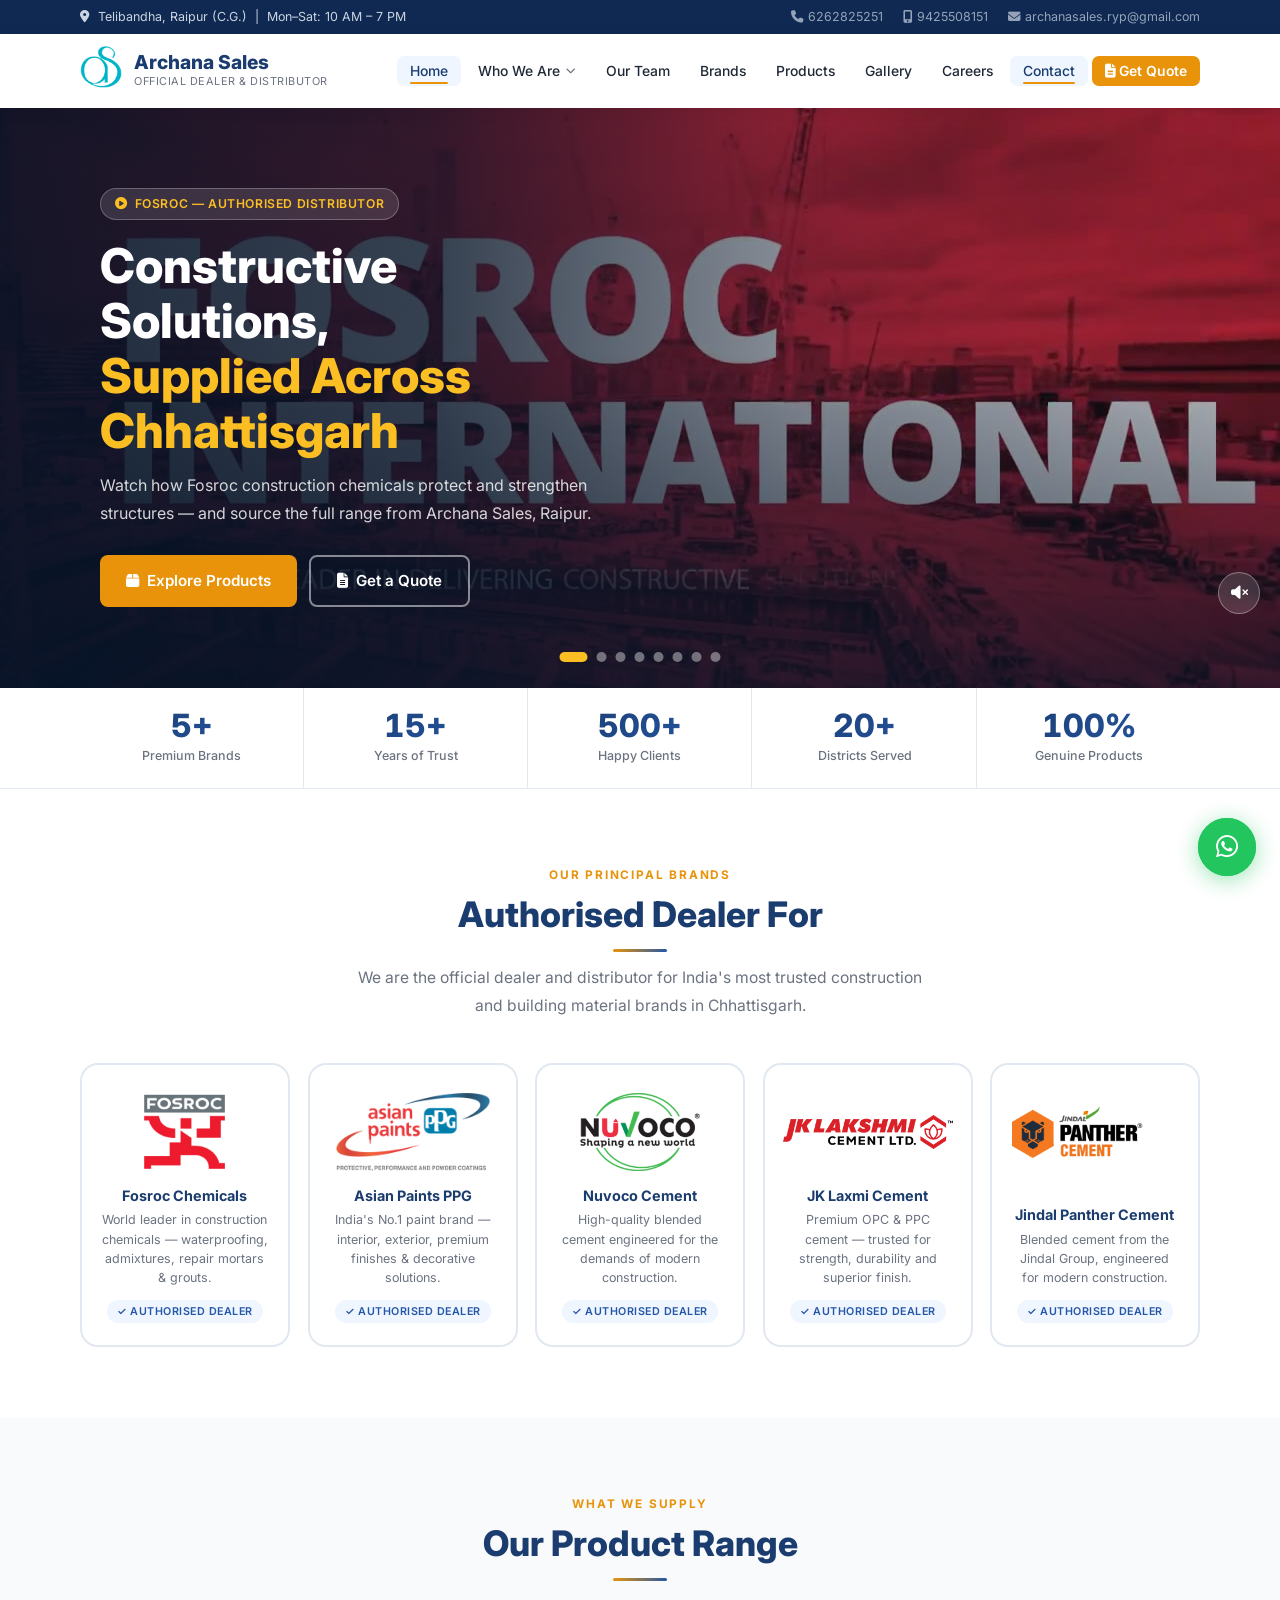
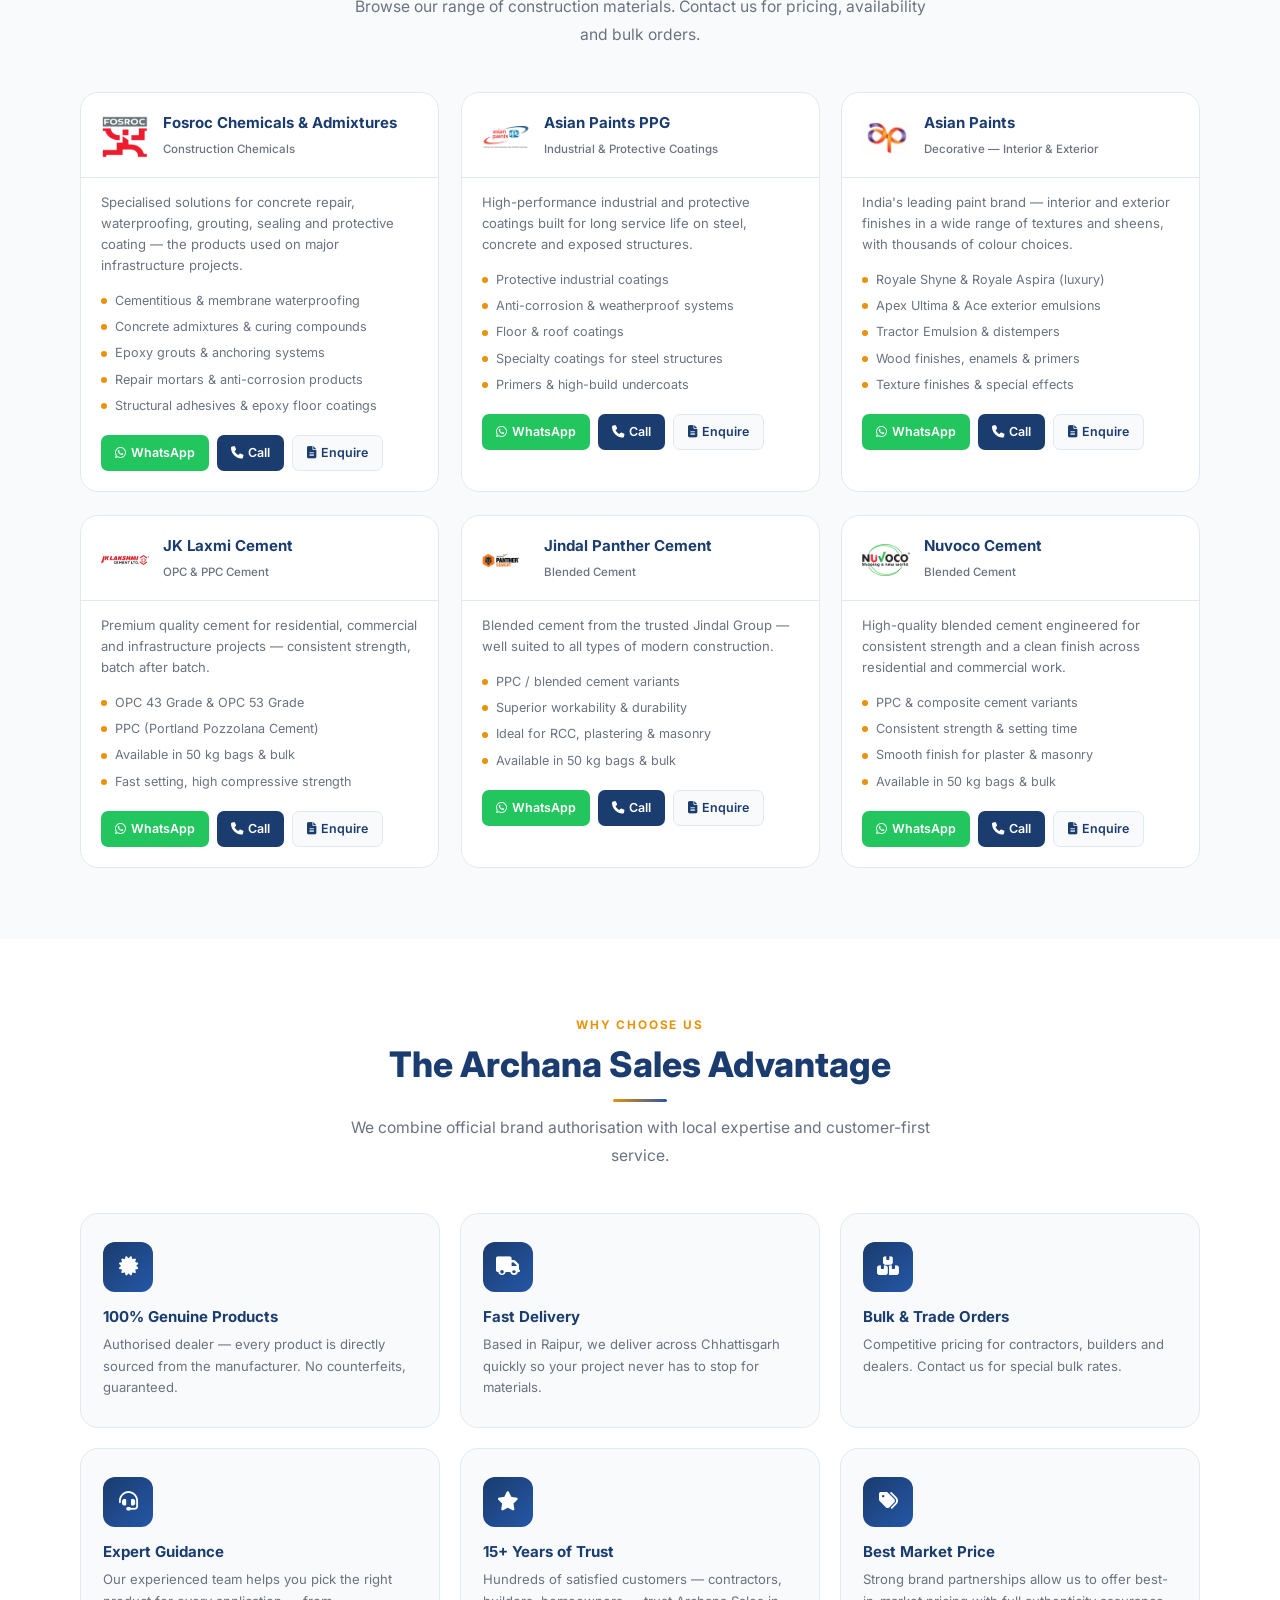
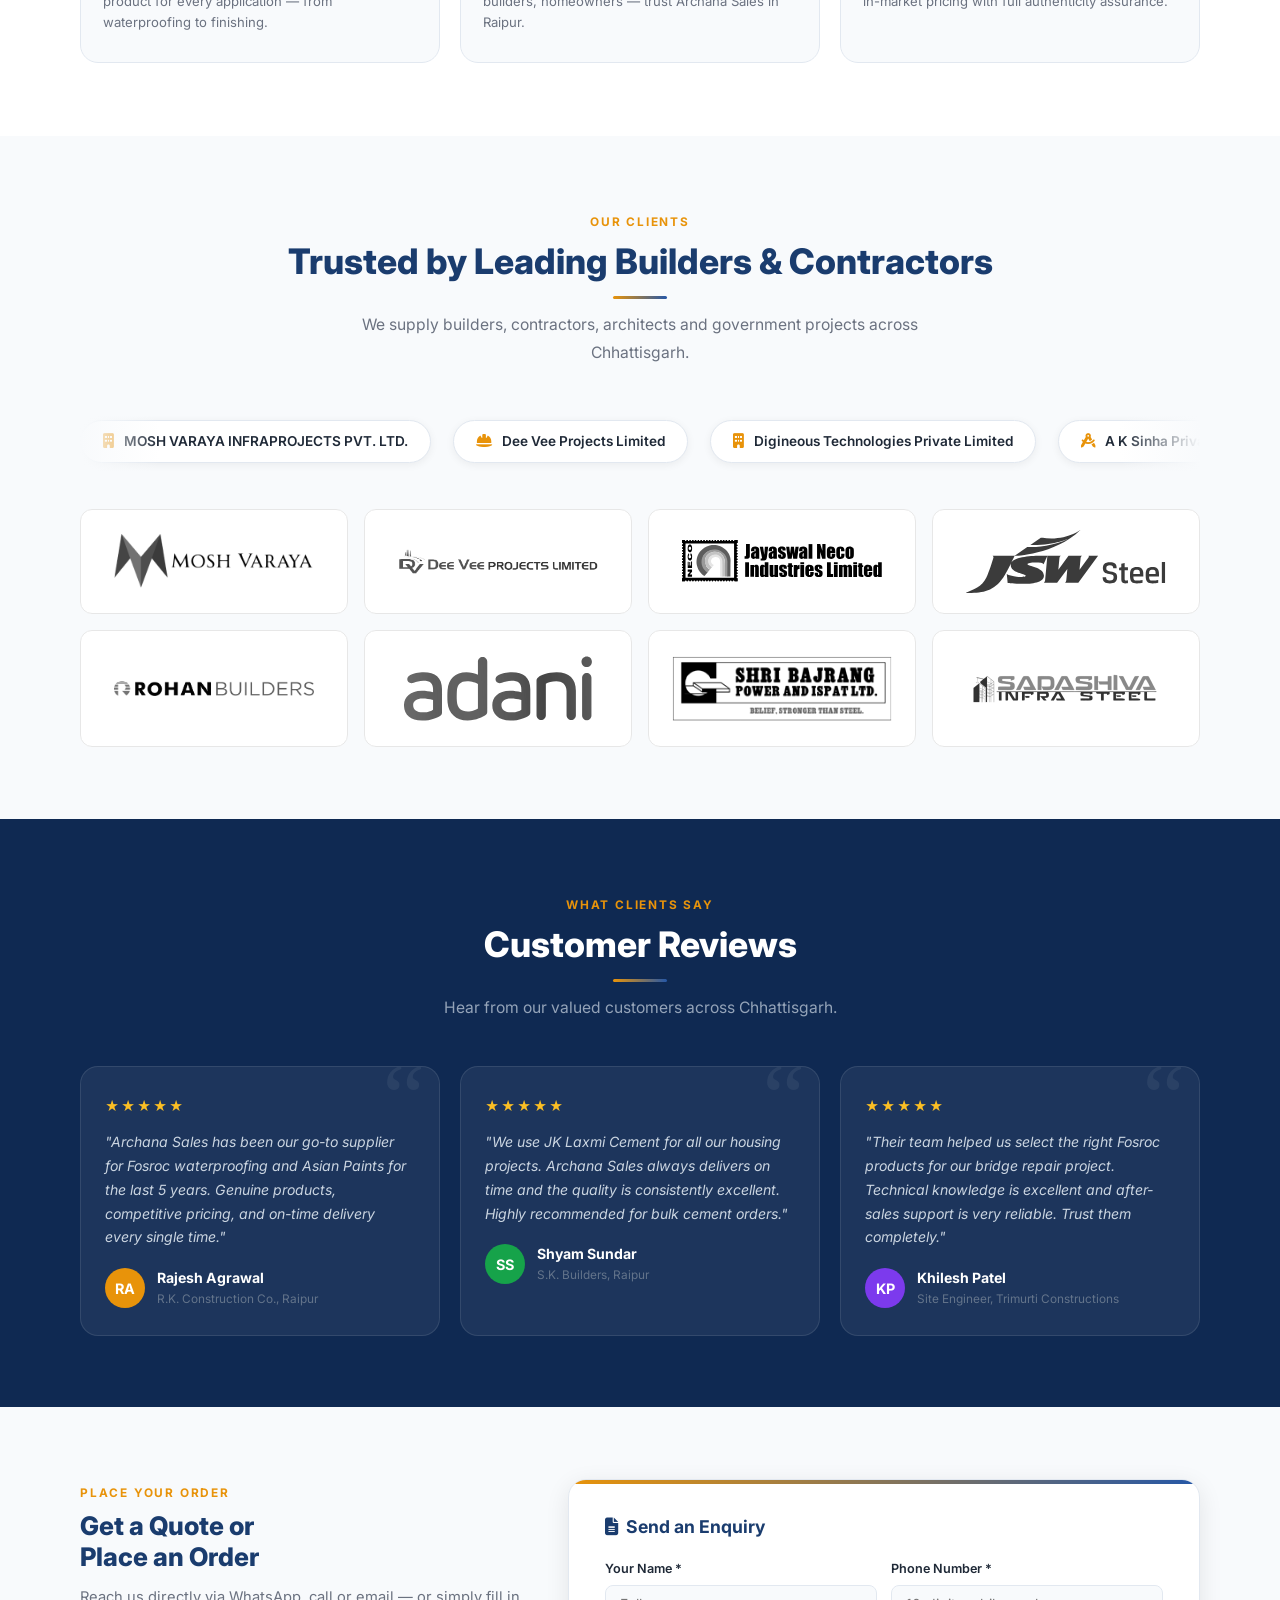
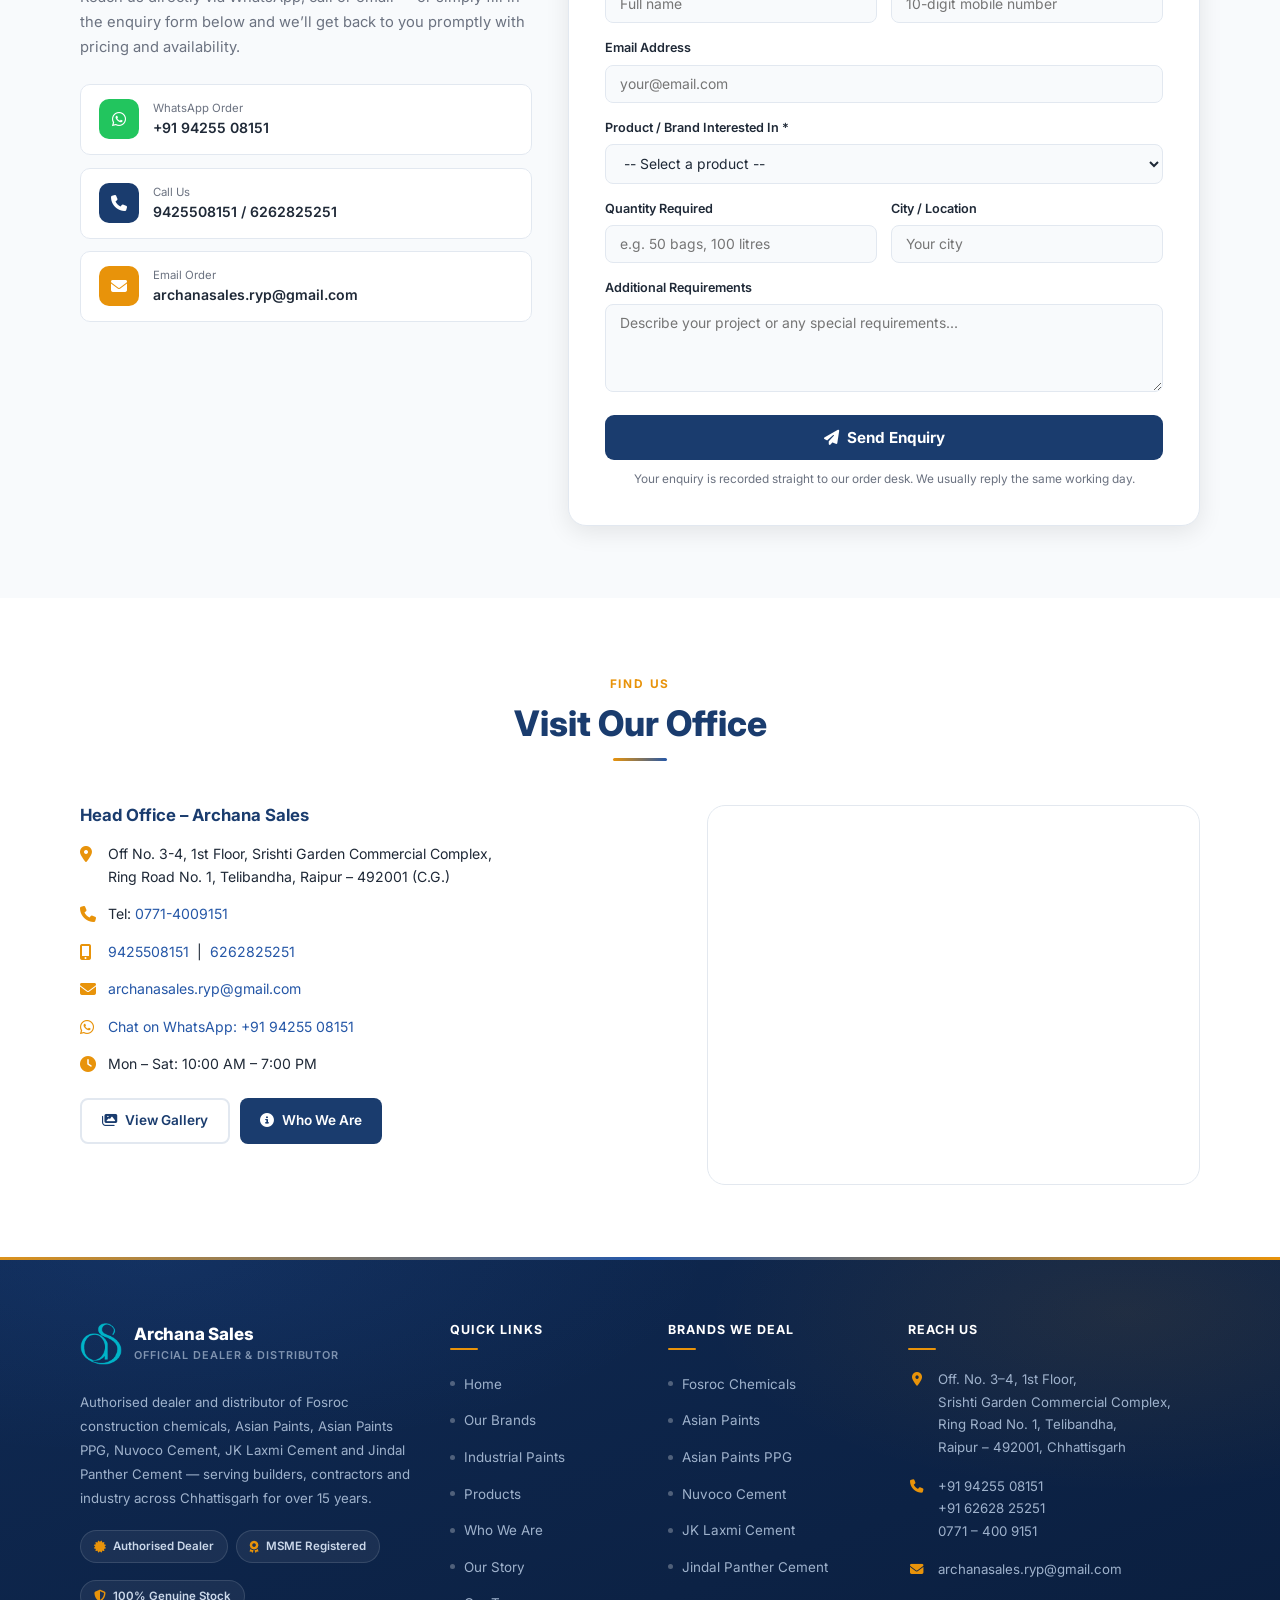
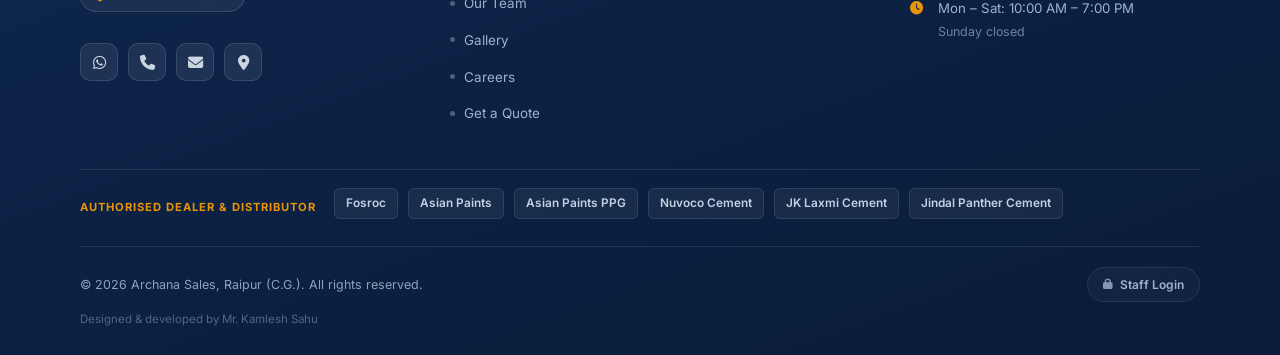
<file: index.html>
<!DOCTYPE html>
<html lang="en" class="no-js">
<head>
  <meta charset="UTF-8"/>
  <meta name="viewport" content="width=device-width, initial-scale=1.0"/>
  <meta name="theme-color" content="#1a3c6e"/>
  <title>Archana Sales – Authorised Dealer &amp; Distributor | Raipur, Chhattisgarh</title>
  <meta name="description" content="Archana Sales, Raipur — authorised dealer &amp; distributor of Fosroc construction chemicals, Asian Paints &amp; Asian Paints PPG, Nuvoco Cement, JK Laxmi Cement and Jindal Panther Cement across Chhattisgarh."/>
  <meta name="keywords" content="Fosroc dealer Raipur, Asian Paints dealer Raipur, JK Laxmi Cement Raipur, Jindal Panther Cement, Nuvoco Cement, construction chemicals Chhattisgarh, waterproofing Raipur"/>
  <meta name="author" content="Archana Sales"/>
  <meta name="robots" content="index, follow"/>
  <link rel="canonical" href="index.html"/>

  <!-- Social preview -->
  <meta property="og:type" content="website"/>
  <meta property="og:title" content="Archana Sales – Authorised Dealer &amp; Distributor, Raipur"/>
  <meta property="og:description" content="Genuine Fosroc, Asian Paints, Nuvoco, JK Laxmi &amp; Jindal Panther products, delivered across Chhattisgarh."/>
  <meta property="og:image" content="assets/Logo.png"/>
  <meta name="twitter:card" content="summary_large_image"/>

  <link rel="preconnect" href="https://fonts.googleapis.com"/>
  <link rel="preconnect" href="https://fonts.gstatic.com" crossorigin/>
  <link rel="preconnect" href="https://cdnjs.cloudflare.com"/>
  <link href="https://fonts.googleapis.com/css2?family=Inter:wght@300;400;500;600;700;800&amp;display=swap" rel="stylesheet"/>
  <link rel="stylesheet" href="https://cdnjs.cloudflare.com/ajax/libs/font-awesome/6.5.0/css/all.min.css"/>
  <link rel="stylesheet" href="styles.css"/>
  <link rel="icon" type="image/png" sizes="32x32" href="assets/png/logo-32.png"/>
  <link rel="icon" type="image/png" sizes="16x16" href="assets/png/logo-16.png"/>
  <link rel="icon" type="image/png" sizes="192x192" href="assets/png/logo-256.png"/>
  <link rel="apple-touch-icon" sizes="180x180" href="assets/png/logo-256.png"/>
  <link rel="mask-icon" href="assets/Logo.png" color="#1a3c6e"/>
</head>
<body>

<!-- PAGE LOADER -->
<div id="preloader">
  <div class="pl-mark"><img src="assets/Logo.png" alt="Archana Sales" width="58" height="58"/></div>
  <div class="pl-bar"><span></span></div>
</div>

<a href="#main" class="skip-link">Skip to main content</a>

<!-- TOP BAR -->
<div class="topbar">
  <div class="container">
    <span><i class="fas fa-map-marker-alt"></i> Telibandha, Raipur (C.G.) &nbsp;|&nbsp; Mon–Sat: 10 AM – 7 PM</span>
    <div>
      <a href="tel:6262825251"><i class="fas fa-phone"></i>6262825251</a>
      <a href="tel:9425508151"><i class="fas fa-mobile-alt"></i>9425508151</a>
      <a href="mailto:archanasales.ryp@gmail.com"><i class="fas fa-envelope"></i>archanasales.ryp@gmail.com</a>
    </div>
  </div>
</div>

<!-- NAVBAR -->
<nav>
  <div class="container">
    <div class="nav-inner">
      <a href="index.html" class="logo" aria-label="Archana Sales — home">
        <div><img src="assets/Logo.png" alt="Archana Sales logo" style="height:42px; width:auto;"/></div>
        <div class="logo-text">
          <div class="brand">Archana Sales</div>
          <div class="tagline">Official Dealer &amp; Distributor</div>
        </div>
      </a>
      <button class="hamburger" type="button"><i class="fas fa-bars"></i></button>
      <ul class="nav-links">
        <li><a href="index.html" class="active">Home</a></li>
        <li class="has-sub">
          <a href="who-we-are.html" class="sub-parent">Who We Are <i class="fas fa-chevron-down sub-caret" aria-hidden="true"></i></a>
          <button class="sub-toggle" type="button" aria-label="Toggle Who We Are submenu" aria-expanded="false"><i class="fas fa-chevron-down" aria-hidden="true"></i></button>
          <ul class="sub-menu">
            <li><a href="who-we-are.html">Who We Are</a></li>
            <li><a href="our-story.html">Our Story</a></li>
          </ul>
        </li>
        <li><a href="our-team.html">Our Team</a></li>
        <li><a href="index.html#brands">Brands</a></li>
        <li><a href="index.html#products">Products</a></li>
        <li><a href="gallery.html">Gallery</a></li>
        <li><a href="careers.html">Careers</a></li>
        <li><a href="index.html#contact">Contact</a></li>
        <li><a href="index.html#order" class="nav-cta"><i class="fas fa-file-alt"></i> Get Quote</a></li>
      </ul>
    </div>
  </div>
</nav>

<main id="main">

<!-- HERO SLIDESHOW -->
<div class="hero-slider" id="ppg" aria-label="Featured brands" aria-roledescription="carousel">

  <!-- Slide 1 — Fosroc film -->
  <div class="slide slide-video active" data-video-slide>
    <video class="slide-video-el"
           id="heroVideo"
           poster="assets/fosroc-video-poster.jpg"
           preload="metadata"
           muted
           autoplay
           playsinline
           webkit-playsinline
           disablepictureinpicture
           aria-label="Fosroc construction chemicals film">
      <source src="assets/Fosroc-web.mp4" type="video/mp4"/>
    </video>
    <div class="slide-overlay slide-overlay-video"></div>
    <div class="container">
      <div class="slide-content">
        <span class="slide-badge"><i class="fas fa-play-circle"></i> Fosroc — Authorised Distributor</span>
        <h1>Constructive Solutions,<br/><span>Supplied Across Chhattisgarh</span></h1>
        <p>Watch how Fosroc construction chemicals protect and strengthen structures — and source the full range from Archana Sales, Raipur.</p>
        <div class="slide-actions">
          <a href="#products" class="btn btn-primary"><i class="fas fa-box"></i> Explore Products</a>
          <a href="#order" class="btn btn-outline"><i class="fas fa-file-alt"></i> Get a Quote</a>
        </div>
      </div>
    </div>
    <button class="video-sound-toggle" type="button" id="heroVideoSound"
            aria-label="Unmute video" title="Unmute video" aria-pressed="false">
      <i class="fas fa-volume-xmark" aria-hidden="true"></i>
    </button>
  </div>



  <!-- Slide 2 — Asian Paints PPG: Industrial Paints Division -->
  <div class="slide slide-ppg ppg-h1">
    <div class="slide-overlay slide-overlay-ppg"></div>
    <div class="slide-shape slide-shape-1"></div>
    <div class="container">
      <div class="ppg-hero-inner">
        <div class="ppg-hero-copy">
          <span class="slide-badge"><i class="fas fa-shield-halved"></i> Authorised Dealer</span>
          <span class="ppg-hero-eyebrow">Industrial Paints Division</span>
          <h2 class="ppg-hero-title">Asset Protection<br/><span>Engineered to Last</span></h2>
          <p class="ppg-hero-lead"><strong>Asian Paints PPG</strong> — a 50:50 joint venture of Asian Paints and PPG Industries, USA. High-performance protective, powder, floor and traffic coatings, supplied and supported by Archana Sales across Chhattisgarh.</p>
          <p>Global technology from PPG Industries, manufactured and supported in India by Asian Paints — heavy-duty coating systems for plants, refineries, steel structures, bridges and process industries.</p>
          <ul class="ppg-hero-points">
            <li><i class="fas fa-check"></i> Protective &amp; heavy-duty coatings</li>
            <li><i class="fas fa-check"></i> Powder coatings</li>
            <li><i class="fas fa-check"></i> Floor coating systems</li>
            <li><i class="fas fa-check"></i> Road marking &amp; traffic solutions</li>
          </ul>
          <div class="slide-actions">
            <a href="#order" class="btn btn-primary ppg-enquire" data-ppg-product="Asian Paints PPG – Industrial Coatings"><i class="fas fa-file-alt"></i> Enquire Now</a>
            <a href="tel:9425508151" class="btn btn-outline"><i class="fas fa-phone"></i> Talk to Us</a>
          </div>
        </div>
        <div class="ppg-hero-visual">
          <div class="ppg-logo-plate">
            <img src="assets/paints.png" alt="Asian Paints PPG — protective, performance and powder coatings" loading="lazy" width="300" height="150"/>
          </div>
          <div class="ppg-chips">
            <span>Apcomin</span><span>Apcoguard</span><span>Apcothane</span>
            <span>Amercoat<sup>&reg;</sup></span><span>Sigma</span><span>Apcoshield</span>
          </div>
        </div>
      </div>
    </div>
  </div>

  <!-- Slide 3 — Jindal Panther Cement -->
  <div class="slide slide-3">
    <img src="assets/PANTHER1.jpg" alt="Jindal Panther Cement" loading="lazy" class="slide-art contain"/>
    <div class="slide-overlay"></div>
    <div class="slide-shape slide-shape-1"></div>
    <div class="container">
      <div class="slide-content">
        <span class="slide-badge"><i class="fas fa-cubes"></i> Jindal Panther Cement</span>
        <h1>Strength You Can<br/><span>Build Your Name On</span></h1>
        <p>Blended cement from the Jindal Group — superior workability and durability for RCC, plastering and masonry. Available in 50 kg bags and in bulk.</p>
        <div class="slide-actions">
          <a href="https://wa.me/919425508151?text=I%20need%20Jindal%20Panther%20Cement%20-%20please%20quote." target="_blank" rel="noopener" class="btn btn-primary"><i class="fab fa-whatsapp"></i> Ask for Rates</a>
          <a href="#order" class="btn btn-outline">Bulk Enquiry</a>
        </div>
      </div>
    </div>
  </div>

  <!-- Slide 4 — JK Laxmi Cement -->
  <div class="slide slide-4">
    <img src="assets/jk.png" alt="JK Laxmi Cement" loading="lazy" class="slide-art contain"/>
    <div class="slide-overlay"></div>
    <div class="slide-shape slide-shape-1"></div>
    <div class="container">
      <div class="slide-content">
        <span class="slide-badge"><i class="fas fa-industry"></i> JK Laxmi Cement</span>
        <h1>Premium OPC &amp; PPC<br/><span>For Every Kind of Project</span></h1>
        <p>OPC 43, OPC 53 and Portland Pozzolana Cement — fast setting, high compressive strength, and consistent quality from bag to bag.</p>
        <div class="slide-actions">
          <a href="https://wa.me/919425508151?text=I%20need%20JK%20Laxmi%20Cement%20-%20please%20quote." target="_blank" rel="noopener" class="btn btn-primary"><i class="fab fa-whatsapp"></i> Ask for Rates</a>
          <a href="#order" class="btn btn-outline">Bulk Enquiry</a>
        </div>
      </div>
    </div>
  </div>

  <!-- Slide 5 — Nuvoco Cement -->
  <div class="slide slide-5">
    <img src="assets/Novoco.jpg" alt="Nuvoco Cement" loading="lazy" class="slide-art contain"/>
    <div class="slide-overlay"></div>
    <div class="slide-shape slide-shape-1"></div>
    <div class="container">
      <div class="slide-content">
        <span class="slide-badge"><i class="fas fa-layer-group"></i> Nuvoco Cement</span>
        <h1>Engineered Cement<br/><span>For Modern Construction</span></h1>
        <p>High-quality blended cement designed for consistent strength and finish — a dependable choice for residential, commercial and infrastructure work.</p>
        <div class="slide-actions">
          <a href="https://wa.me/919425508151?text=I%20need%20Nuvoco%20Cement%20-%20please%20quote." target="_blank" rel="noopener" class="btn btn-primary"><i class="fab fa-whatsapp"></i> Ask for Rates</a>
          <a href="#order" class="btn btn-outline">Bulk Enquiry</a>
        </div>
      </div>
    </div>
  </div>

  <!-- Slide 6 — Asian Paints PPG: Floor Coatings -->
  <div class="slide slide-ppg ppg-h4">
    <div class="slide-overlay slide-overlay-ppg"></div>
    <div class="slide-shape slide-shape-1"></div>
    <div class="container">
      <div class="ppg-hero-inner">
        <div class="ppg-hero-copy">
          <span class="slide-badge"><i class="fas fa-layer-group"></i> Asian Paints PPG · Floor Coatings</span>
          <h2 class="ppg-hero-title">Industrial Flooring<br/><span>Built for Heavy Traffic</span></h2>
          <p>Seamless epoxy and polyurethane floor systems that resist abrasion, chemicals and forklift traffic — for warehouses, workshops, food plants and pharma facilities.</p>
          <ul class="ppg-hero-points">
            <li><i class="fas fa-check"></i> Self-levelling epoxy screeds</li>
            <li><i class="fas fa-check"></i> Anti-skid &amp; anti-static systems</li>
            <li><i class="fas fa-check"></i> Chemical-resistant linings</li>
            <li><i class="fas fa-check"></i> Line marking &amp; safety demarcation</li>
          </ul>
          <div class="slide-actions">
            <a href="#order" class="btn btn-primary ppg-enquire" data-ppg-product="Asian Paints PPG – Floor Coatings"><i class="fas fa-file-alt"></i> Get a Quote</a>
            <a href="tel:9425508151" class="btn btn-outline"><i class="fas fa-phone"></i> Talk to Us</a>
          </div>
        </div>
        <div class="ppg-hero-visual">
          <div class="ppg-icon-tile"><i class="fas fa-warehouse"></i></div>
          <div class="ppg-chips">
            <span>Epoxy Self-Levelling</span><span>PU Screed</span><span>Anti-Static</span><span>Anti-Skid</span>
          </div>
        </div>
      </div>
    </div>
  </div>

  <!-- Slide 7 — Asian Paints PPG: Traffic Solutions -->
  <div class="slide slide-ppg ppg-h5">
    <div class="slide-overlay slide-overlay-ppg"></div>
    <div class="slide-shape slide-shape-1"></div>
    <div class="container">
      <div class="ppg-hero-inner">
        <div class="ppg-hero-copy">
          <span class="slide-badge"><i class="fas fa-road"></i> Asian Paints PPG · Traffic Solutions</span>
          <h2 class="ppg-hero-title">Road Marking<br/><span>Superior Visibility, Longer Life</span></h2>
          <p>Thermoplastic, water-borne acrylic and conventional road marking paints plus kerb marking systems — engineered for retro-reflectivity and durability on Indian highways.</p>
          <ul class="ppg-hero-points">
            <li><i class="fas fa-check"></i> Thermoplastic road marking compound</li>
            <li><i class="fas fa-check"></i> Water-borne acrylic marking paint</li>
            <li><i class="fas fa-check"></i> Kerb &amp; hazard marking paints</li>
            <li><i class="fas fa-check"></i> Glass-bead retro-reflective systems</li>
          </ul>
          <div class="slide-actions">
            <a href="#order" class="btn btn-primary ppg-enquire" data-ppg-product="Asian Paints PPG – Traffic / Road Marking"><i class="fas fa-file-alt"></i> Get a Quote</a>
            <a href="tel:9425508151" class="btn btn-outline"><i class="fas fa-phone"></i> Talk to Us</a>
          </div>
        </div>
        <div class="ppg-hero-visual">
          <div class="ppg-icon-tile"><i class="fas fa-road-barrier"></i></div>
          <div class="ppg-chips">
            <span>Thermoplastic</span><span>Water-Borne Acrylic</span><span>Kerb Marking</span>
          </div>
        </div>
      </div>
    </div>
  </div>

  <!-- Slide 8 — Company overview -->
  <div class="slide slide-1">
    <img src="assets/slide1.jpg" alt="Epoxy flooring project supplied by Archana Sales, Raipur" class="slide-art"/>
    <div class="slide-overlay"></div>
    <div class="slide-shape slide-shape-1"></div>
    <div class="slide-shape slide-shape-2"></div>
    <div class="container">
      <div class="slide-content">
        <span class="slide-badge"><i class="fas fa-certificate"></i> Authorised Dealer &amp; Distributor</span>
        <h1>Genuine Building Materials,<br/><span>Delivered Across Chhattisgarh</span></h1>
        <p>One trusted source for construction chemicals, paints and cement — Fosroc, Asian Paints, Nuvoco, JK Laxmi and Jindal Panther, all directly sourced from the manufacturer.</p>
        <div class="slide-actions">
          <a href="#products" class="btn btn-primary"><i class="fas fa-box"></i> Explore Products</a>
          <a href="#order" class="btn btn-outline"><i class="fas fa-file-alt"></i> Get a Quote</a>
        </div>
        <div class="slide-meta">
          <div><i class="fas fa-shield-halved"></i> 100% Genuine Stock</div>
          <div><i class="fas fa-truck-fast"></i> Statewide Delivery</div>
          <div><i class="fas fa-star"></i> 15+ Years in Raipur</div>
        </div>
      </div>
    </div>
  </div>

  <!-- Controls -->
  <button class="slider-arrow slider-prev" type="button" aria-label="Previous slide"><i class="fas fa-chevron-left"></i></button>
  <button class="slider-arrow slider-next" type="button" aria-label="Next slide"><i class="fas fa-chevron-right"></i></button>
  <div class="slider-controls">
    <button class="slider-dot active" type="button"></button>
    <button class="slider-dot" type="button"></button>
    <button class="slider-dot" type="button"></button>
    <button class="slider-dot" type="button"></button>
    <button class="slider-dot" type="button"></button>
    <button class="slider-dot" type="button"></button>
    <button class="slider-dot" type="button"></button>
    <button class="slider-dot" type="button"></button>
  </div>
  <div class="slider-progress"></div>
</div>

<!-- STATS BAR -->
<div class="stats-bar">
  <div class="container">
    <div class="stats-inner">
      <div class="stat-item">
        <div class="stat-number" data-target="5" data-suffix="+">5+</div>
        <div class="stat-label">Premium Brands</div>
      </div>
      <div class="stat-item">
        <div class="stat-number" data-target="15" data-suffix="+">15+</div>
        <div class="stat-label">Years of Trust</div>
      </div>
      <div class="stat-item">
        <div class="stat-number" data-target="500" data-suffix="+">500+</div>
        <div class="stat-label">Happy Clients</div>
      </div>
      <div class="stat-item">
        <div class="stat-number" data-target="20" data-suffix="+">20+</div>
        <div class="stat-label">Districts Served</div>
      </div>
      <div class="stat-item">
        <div class="stat-number" data-target="100" data-suffix="%">100%</div>
        <div class="stat-label">Genuine Products</div>
      </div>
    </div>
  </div>
</div>

<!-- BRANDS -->
<section id="brands">
  <div class="container">
    <div class="section-header centered">
      <span class="section-label">Our Principal Brands</span>
      <h2 class="section-title">Authorised Dealer For</h2>
      <p class="section-subtitle">We are the official dealer and distributor for India's most trusted construction and building material brands in Chhattisgarh.</p>
    </div>
    <div class="brands-grid">
      <div class="brand-card">
        <div class="brand-icon"><img class="paints" src="assets/FOSROC.PNG" alt="Fosroc" width="90" height="70" loading="lazy"/></div>
        <h3>Fosroc Chemicals</h3>
        <p>World leader in construction chemicals — waterproofing, admixtures, repair mortars &amp; grouts.</p>
        <span class="brand-badge">✓ Authorised Dealer</span>
      </div>
      <div class="brand-card">
        <div class="brand-icon"><img class="paints" src="assets/paints.png" alt="Asian Paints PPG" width="180" height="70" loading="lazy"/></div>
        <h3>Asian Paints PPG</h3>
        <p>India's No.1 paint brand — interior, exterior, premium finishes &amp; decorative solutions.</p>
        <span class="brand-badge">✓ Authorised Dealer</span>
      </div>
      <div class="brand-card">
        <div class="brand-icon"><img class="paints" src="assets/novoco.png" alt="Nuvoco Cement" width="120" height="70" loading="lazy"/></div>
        <h3>Nuvoco Cement</h3>
        <p>High-quality blended cement engineered for the demands of modern construction.</p>
        <span class="brand-badge">✓ Authorised Dealer</span>
      </div>
      <div class="brand-card">
        <div class="brand-icon"><img class="paints" src="assets/jk-logo.png" alt="JK Laxmi Cement" width="160" height="40" loading="lazy"/></div>
        <h3>JK Laxmi Cement</h3>
        <p>Premium OPC &amp; PPC cement — trusted for strength, durability and superior finish.</p>
        <span class="brand-badge">✓ Authorised Dealer</span>
      </div>
      <div class="brand-card">
        <div class="brand-icon"><img class="paints" src="assets/panther.png" alt="Jindal Panther Cement" width="200" height="60" loading="lazy"/></div>
        <h3>Jindal Panther Cement</h3>
        <p>Blended cement from the Jindal Group, engineered for modern construction.</p>
        <span class="brand-badge">✓ Authorised Dealer</span>
      </div>
    </div>
  </div>
</section>

<!-- PRODUCTS -->
<section id="products">
  <div class="container">
    <div class="section-header centered">
      <span class="section-label">What We Supply</span>
      <h2 class="section-title">Our Product Range</h2>
      <p class="section-subtitle">Browse our range of construction materials. Contact us for pricing, availability and bulk orders.</p>
    </div>
    <div class="products-grid">

      <div class="product-card">
        <div class="product-header">
          <div class="product-icon"><img src="assets/FOSROC.PNG" alt="Fosroc" style="height:42px; width:auto;" loading="lazy"/></div>
          <div><h3>Fosroc Chemicals &amp; Admixtures</h3><span class="brand-tag">Construction Chemicals</span></div>
        </div>
        <div class="product-body">
          <p>Specialised solutions for concrete repair, waterproofing, grouting, sealing and protective coating — the products used on major infrastructure projects.</p>
          <ul class="product-features">
            <li>Cementitious &amp; membrane waterproofing</li>
            <li>Concrete admixtures &amp; curing compounds</li>
            <li>Epoxy grouts &amp; anchoring systems</li>
            <li>Repair mortars &amp; anti-corrosion products</li>
            <li>Structural adhesives &amp; epoxy floor coatings</li>
          </ul>
          <div class="product-order-btns">
            <a href="https://wa.me/919425508151?text=I%20need%20Fosroc%20Chemicals%20-%20please%20quote." target="_blank" rel="noopener" class="btn-sm btn-wa"><i class="fab fa-whatsapp"></i> WhatsApp</a>
            <a href="tel:9425508151" class="btn-sm btn-call"><i class="fas fa-phone"></i> Call</a>
            <a href="#order" class="btn-sm btn-enquiry"><i class="fas fa-file-alt"></i> Enquire</a>
          </div>
        </div>
      </div>

      <div class="product-card">
        <div class="product-header">
          <div class="product-icon"><img src="assets/paints.png" alt="Asian Paints PPG" style="height:42px; width:auto;" loading="lazy"/></div>
          <div><h3>Asian Paints PPG</h3><span class="brand-tag">Industrial &amp; Protective Coatings</span></div>
        </div>
        <div class="product-body">
          <p>High-performance industrial and protective coatings built for long service life on steel, concrete and exposed structures.</p>
          <ul class="product-features">
            <li>Protective industrial coatings</li>
            <li>Anti-corrosion &amp; weatherproof systems</li>
            <li>Floor &amp; roof coatings</li>
            <li>Specialty coatings for steel structures</li>
            <li>Primers &amp; high-build undercoats</li>
          </ul>
          <div class="product-order-btns">
            <a href="https://wa.me/919425508151?text=I%20need%20Asian%20Paints%20PPG%20coatings%20-%20please%20quote." target="_blank" rel="noopener" class="btn-sm btn-wa"><i class="fab fa-whatsapp"></i> WhatsApp</a>
            <a href="tel:9425508151" class="btn-sm btn-call"><i class="fas fa-phone"></i> Call</a>
            <a href="#order" class="btn-sm btn-enquiry"><i class="fas fa-file-alt"></i> Enquire</a>
          </div>
        </div>
      </div>

      <div class="product-card">
        <div class="product-header">
          <div class="product-icon"><img src="assets/ap.PNG" alt="Asian Paints" style="height:42px; width:auto;" loading="lazy"/></div>
          <div><h3>Asian Paints</h3><span class="brand-tag">Decorative — Interior &amp; Exterior</span></div>
        </div>
        <div class="product-body">
          <p>India's leading paint brand — interior and exterior finishes in a wide range of textures and sheens, with thousands of colour choices.</p>
          <ul class="product-features">
            <li>Royale Shyne &amp; Royale Aspira (luxury)</li>
            <li>Apex Ultima &amp; Ace exterior emulsions</li>
            <li>Tractor Emulsion &amp; distempers</li>
            <li>Wood finishes, enamels &amp; primers</li>
            <li>Texture finishes &amp; special effects</li>
          </ul>
          <div class="product-order-btns">
            <a href="https://wa.me/919425508151?text=I%20need%20Asian%20Paints%20-%20please%20quote." target="_blank" rel="noopener" class="btn-sm btn-wa"><i class="fab fa-whatsapp"></i> WhatsApp</a>
            <a href="tel:9425508151" class="btn-sm btn-call"><i class="fas fa-phone"></i> Call</a>
            <a href="#order" class="btn-sm btn-enquiry"><i class="fas fa-file-alt"></i> Enquire</a>
          </div>
        </div>
      </div>

      <div class="product-card">
        <div class="product-header">
          <div class="product-icon"><img src="assets/jk-logo.png" alt="JK Laxmi Cement" style="height:36px; width:auto;" loading="lazy"/></div>
          <div><h3>JK Laxmi Cement</h3><span class="brand-tag">OPC &amp; PPC Cement</span></div>
        </div>
        <div class="product-body">
          <p>Premium quality cement for residential, commercial and infrastructure projects — consistent strength, batch after batch.</p>
          <ul class="product-features">
            <li>OPC 43 Grade &amp; OPC 53 Grade</li>
            <li>PPC (Portland Pozzolana Cement)</li>
            <li>Available in 50 kg bags &amp; bulk</li>
            <li>Fast setting, high compressive strength</li>
          </ul>
          <div class="product-order-btns">
            <a href="https://wa.me/919425508151?text=I%20need%20JK%20Laxmi%20Cement%20-%20please%20quote." target="_blank" rel="noopener" class="btn-sm btn-wa"><i class="fab fa-whatsapp"></i> WhatsApp</a>
            <a href="tel:9425508151" class="btn-sm btn-call"><i class="fas fa-phone"></i> Call</a>
            <a href="#order" class="btn-sm btn-enquiry"><i class="fas fa-file-alt"></i> Enquire</a>
          </div>
        </div>
      </div>

      <div class="product-card">
        <div class="product-header">
          <div class="product-icon"><img src="assets/panther.png" alt="Jindal Panther Cement" style="height:40px; width:auto;" loading="lazy"/></div>
          <div><h3>Jindal Panther Cement</h3><span class="brand-tag">Blended Cement</span></div>
        </div>
        <div class="product-body">
          <p>Blended cement from the trusted Jindal Group — well suited to all types of modern construction.</p>
          <ul class="product-features">
            <li>PPC / blended cement variants</li>
            <li>Superior workability &amp; durability</li>
            <li>Ideal for RCC, plastering &amp; masonry</li>
            <li>Available in 50 kg bags &amp; bulk</li>
          </ul>
          <div class="product-order-btns">
            <a href="https://wa.me/919425508151?text=I%20need%20Jindal%20Panther%20Cement%20-%20please%20quote." target="_blank" rel="noopener" class="btn-sm btn-wa"><i class="fab fa-whatsapp"></i> WhatsApp</a>
            <a href="tel:9425508151" class="btn-sm btn-call"><i class="fas fa-phone"></i> Call</a>
            <a href="#order" class="btn-sm btn-enquiry"><i class="fas fa-file-alt"></i> Enquire</a>
          </div>
        </div>
      </div>

      <div class="product-card">
        <div class="product-header">
          <div class="product-icon"><img src="assets/novoco.png" alt="Nuvoco Cement" style="height:40px; width:auto;" loading="lazy"/></div>
          <div><h3>Nuvoco Cement</h3><span class="brand-tag">Blended Cement</span></div>
        </div>
        <div class="product-body">
          <p>High-quality blended cement engineered for consistent strength and a clean finish across residential and commercial work.</p>
          <ul class="product-features">
            <li>PPC &amp; composite cement variants</li>
            <li>Consistent strength &amp; setting time</li>
            <li>Smooth finish for plaster &amp; masonry</li>
            <li>Available in 50 kg bags &amp; bulk</li>
          </ul>
          <div class="product-order-btns">
            <a href="https://wa.me/919425508151?text=I%20need%20Nuvoco%20Cement%20-%20please%20quote." target="_blank" rel="noopener" class="btn-sm btn-wa"><i class="fab fa-whatsapp"></i> WhatsApp</a>
            <a href="tel:9425508151" class="btn-sm btn-call"><i class="fas fa-phone"></i> Call</a>
            <a href="#order" class="btn-sm btn-enquiry"><i class="fas fa-file-alt"></i> Enquire</a>
          </div>
        </div>
      </div>

    </div>
  </div>
</section>

<!-- WHY US -->
<section id="why">
  <div class="container">
    <div class="section-header centered">
      <span class="section-label">Why Choose Us</span>
      <h2 class="section-title">The Archana Sales Advantage</h2>
      <p class="section-subtitle">We combine official brand authorisation with local expertise and customer-first service.</p>
    </div>
    <div class="why-grid">
      <div class="why-card">
        <div class="why-icon"><i class="fas fa-certificate"></i></div>
        <h3>100% Genuine Products</h3>
        <p>Authorised dealer — every product is directly sourced from the manufacturer. No counterfeits, guaranteed.</p>
      </div>
      <div class="why-card">
        <div class="why-icon"><i class="fas fa-truck"></i></div>
        <h3>Fast Delivery</h3>
        <p>Based in Raipur, we deliver across Chhattisgarh quickly so your project never has to stop for materials.</p>
      </div>
      <div class="why-card">
        <div class="why-icon"><i class="fas fa-boxes"></i></div>
        <h3>Bulk &amp; Trade Orders</h3>
        <p>Competitive pricing for contractors, builders and dealers. Contact us for special bulk rates.</p>
      </div>
      <div class="why-card">
        <div class="why-icon"><i class="fas fa-headset"></i></div>
        <h3>Expert Guidance</h3>
        <p>Our experienced team helps you pick the right product for every application — from waterproofing to finishing.</p>
      </div>
      <div class="why-card">
        <div class="why-icon"><i class="fas fa-star"></i></div>
        <h3>15+ Years of Trust</h3>
        <p>Hundreds of satisfied customers — contractors, builders, homeowners — trust Archana Sales in Raipur.</p>
      </div>
      <div class="why-card">
        <div class="why-icon"><i class="fas fa-tags"></i></div>
        <h3>Best Market Price</h3>
        <p>Strong brand partnerships allow us to offer best-in-market pricing with full authenticity assurance.</p>
      </div>
    </div>
  </div>
</section>

<!-- OUR CLIENTS -->
<section id="clients">
  <div class="container">
    <div class="section-header centered">
      <span class="section-label">Our Clients</span>
      <h2 class="section-title">Trusted by Leading Builders &amp; Contractors</h2>
      <p class="section-subtitle">We supply builders, contractors, architects and government projects across Chhattisgarh.</p>
    </div>

    <!-- Ticker -->
    <div class="clients-ticker-wrap">
      <div class="clients-ticker">
        <div class="client-chip"><i class="fas fa-building"></i> MOSH VARAYA INFRAPROJECTS PVT. LTD.</div>
        <div class="client-chip"><i class="fas fa-hard-hat"></i> Dee Vee Projects Limited</div>
        <div class="client-chip"><i class="fas fa-building"></i> Digineous Technologies Private Limited</div>
        <div class="client-chip"><i class="fas fa-drafting-compass"></i> A K Sinha Private Limited</div>
        <div class="client-chip"><i class="fas fa-hard-hat"></i> Rohan Builders (India) Private Limited</div>
        <div class="client-chip"><i class="fas fa-industry"></i> Adras Real Infrastructure Pvt. Ltd.</div>
        <div class="client-chip"><i class="fas fa-building"></i> Rudra Infracon Private Limited</div>
        <div class="client-chip"><i class="fas fa-hard-hat"></i> Shri Bajrang Chemical Distillery LLP</div>
        <div class="client-chip"><i class="fas fa-school"></i> Sharda Engg. Works</div>
        <div class="client-chip"><i class="fas fa-hard-hat"></i> Shri Bajrang Power and Ispat Limited</div>
        <div class="client-chip"><i class="fas fa-building"></i> Balaji Realtors</div>
        <div class="client-chip"><i class="fas fa-hard-hat"></i> Gupta &amp; Sons Contractors</div>
        <!-- Duplicate set for a seamless loop -->
        <div class="client-chip"><i class="fas fa-building"></i> MOSH VARAYA INFRAPROJECTS PVT. LTD.</div>
        <div class="client-chip"><i class="fas fa-hard-hat"></i> Dee Vee Projects Limited</div>
        <div class="client-chip"><i class="fas fa-building"></i> Digineous Technologies Private Limited</div>
        <div class="client-chip"><i class="fas fa-drafting-compass"></i> A K Sinha Private Limited</div>
        <div class="client-chip"><i class="fas fa-hard-hat"></i> Rohan Builders (India) Private Limited</div>
        <div class="client-chip"><i class="fas fa-industry"></i> Adras Real Infrastructure Pvt. Ltd.</div>
        <div class="client-chip"><i class="fas fa-building"></i> Rudra Infracon Private Limited</div>
        <div class="client-chip"><i class="fas fa-hard-hat"></i> Shri Bajrang Chemical Distillery LLP</div>
        <div class="client-chip"><i class="fas fa-school"></i> Sharda Engg. Works</div>
        <div class="client-chip"><i class="fas fa-hard-hat"></i> Shri Bajrang Power and Ispat Limited</div>
        <div class="client-chip"><i class="fas fa-building"></i> Balaji Realtors</div>
        <div class="client-chip"><i class="fas fa-hard-hat"></i> Gupta &amp; Sons Contractors</div>
      </div>
    </div>

    <!-- Client logos -->
    <div class="clients-grid">
      <div class="client-card"><img src="assets/mvil-logo-new2.png" alt="MVIL" width="200" height="50" loading="lazy"/></div>
      <div class="client-card"><img src="assets/dvpl.png" alt="Dee Vee Projects Limited" width="200" height="50" loading="lazy"/></div>
      <div class="client-card"><img src="assets/jswnco.svg" alt="Jayaswal Neco Industries Limited" width="200" height="50" loading="lazy"/></div>
      <div class="client-card"><img src="assets/JSW_Steel_Logo.svg" alt="JSW Steel" width="200" height="50" loading="lazy"/></div>
      <div class="client-card"><img src="assets/Rohan-Builders-Logo@2x.png" alt="Rohan Builders" width="200" height="30" loading="lazy"/></div>
      <div class="client-card"><img src="assets/adani-logo.svg" alt="Adani" width="200" height="30" loading="lazy"/></div>
      <div class="client-card"><img src="assets/fixedlogo.png" alt="Shri Bajrang Power and Ispat Limited" width="220" height="50" loading="lazy"/></div>
      <div class="client-card"><img src="assets/sadashivinfra.png" alt="Sadashiv Infra" width="200" height="50" loading="lazy"/></div>
    </div>
  </div>
</section>

<!-- TESTIMONIALS -->
<section id="testimonials">
  <div class="container">
    <div class="section-header centered">
      <span class="section-label">What Clients Say</span>
      <h2 class="section-title">Customer Reviews</h2>
      <p class="section-subtitle">Hear from our valued customers across Chhattisgarh.</p>
    </div>
    <div class="testimonials-grid">
      <div class="testi-card">
        <div class="stars" aria-label="5 out of 5 stars">★★★★★</div>
        <p>"Archana Sales has been our go-to supplier for Fosroc waterproofing and Asian Paints for the last 5 years. Genuine products, competitive pricing, and on-time delivery every single time."</p>
        <div class="testi-author">
          <div class="testi-avatar" style="background:#e8930a">RA</div>
          <div><div class="testi-name">Rajesh Agrawal</div><div class="testi-role">R.K. Construction Co., Raipur</div></div>
        </div>
      </div>
      <div class="testi-card">
        <div class="stars" aria-label="5 out of 5 stars">★★★★★</div>
        <p>"We use JK Laxmi Cement for all our housing projects. Archana Sales always delivers on time and the quality is consistently excellent. Highly recommended for bulk cement orders."</p>
        <div class="testi-author">
          <div class="testi-avatar" style="background:#16a34a">SS</div>
          <div><div class="testi-name">Shyam Sundar</div><div class="testi-role">S.K. Builders, Raipur</div></div>
        </div>
      </div>
      <div class="testi-card">
        <div class="stars" aria-label="5 out of 5 stars">★★★★★</div>
        <p>"Their team helped us select the right Fosroc products for our bridge repair project. Technical knowledge is excellent and after-sales support is very reliable. Trust them completely."</p>
        <div class="testi-author">
          <div class="testi-avatar" style="background:#7c3aed">KP</div>
          <div><div class="testi-name">Khilesh Patel</div><div class="testi-role">Site Engineer, Trimurti Constructions</div></div>
        </div>
      </div>
    </div>
  </div>
</section>

<!-- ORDER / ENQUIRY -->
<section id="order">
  <div class="container">
    <div class="order-wrapper">
      <div class="order-info">
        <span class="section-label">Place Your Order</span>
        <h2>Get a Quote or<br/>Place an Order</h2>
        <p>Reach us directly via WhatsApp, call or email &mdash; or simply fill in the enquiry form below and we&rsquo;ll get back to you promptly with pricing and availability.</p>
        <div class="contact-methods">
          <a href="https://wa.me/919425508151?text=Hello%20Archana%20Sales%2C%20I%20want%20to%20place%20an%20order." target="_blank" rel="noopener" class="contact-method">
            <div class="cm-icon cm-wa"><i class="fab fa-whatsapp"></i></div>
            <div><div class="cm-label">WhatsApp Order</div><div class="cm-value">+91 94255 08151</div></div>
          </a>
          <a href="tel:9425508151" class="contact-method">
            <div class="cm-icon cm-call"><i class="fas fa-phone"></i></div>
            <div><div class="cm-label">Call Us</div><div class="cm-value">9425508151 / 6262825251</div></div>
          </a>
          <a href="mailto:archanasales.ryp@gmail.com?subject=Product%20Enquiry%20from%20Website" class="contact-method">
            <div class="cm-icon cm-email"><i class="fas fa-envelope"></i></div>
            <div><div class="cm-label">Email Order</div><div class="cm-value">archanasales.ryp@gmail.com</div></div>
          </a>
        </div>
      </div>

      <div class="enquiry-form">
        <h3><i class="fas fa-file-alt" style="color:var(--primary);margin-right:8px"></i>Send an Enquiry</h3>
        <form id="enquiryForm" onsubmit="submitEnquiry(event)" novalidate>
          <div class="form-row">
            <div class="form-group">
              <label for="enq-name">Your Name *</label>
              <input id="enq-name" name="name" type="text" placeholder="Full name" autocomplete="name" required/>
            </div>
            <div class="form-group">
              <label for="enq-phone">Phone Number *</label>
              <input id="enq-phone" name="phone" type="tel" inputmode="numeric" placeholder="10-digit mobile number" maxlength="10" autocomplete="tel" required/>
            </div>
          </div>
          <div class="form-group">
            <label for="enq-email">Email Address</label>
            <input id="enq-email" name="email" type="email" placeholder="your@email.com" autocomplete="email"/>
          </div>
          <div class="form-group">
            <label for="enq-product">Product / Brand Interested In *</label>
            <select id="enq-product" name="product" required>
              <option value="">-- Select a product --</option>
              <option>Fosroc – Waterproofing Systems</option>
              <option>Fosroc – Concrete Admixtures</option>
              <option>Fosroc – Repair Mortars</option>
              <option>Fosroc – Tile Adhesives &amp; Grouts</option>
              <option>Asian Paints – Interior Paints</option>
              <option>Asian Paints – Exterior Paints</option>
              <option>Asian Paints – Wood &amp; Metal Finishes</option>
              <option>Asian Paints PPG – Industrial Coatings</option>
              <option>Asian Paints PPG – Protective Coatings</option>
              <option>Asian Paints PPG – Powder Coatings</option>
              <option>Asian Paints PPG – Floor Coatings</option>
              <option>Asian Paints PPG – Traffic / Road Marking</option>
              <option>JK Laxmi Cement – OPC 43 / 53 Grade</option>
              <option>JK Laxmi Cement – PPC</option>
              <option>Jindal Panther Cement</option>
              <option>Nuvoco Cement</option>
              <option>Multiple Products</option>
            </select>
          </div>
          <div class="form-row">
            <div class="form-group">
              <label for="enq-qty">Quantity Required</label>
              <input id="enq-qty" name="quantity" type="text" placeholder="e.g. 50 bags, 100 litres"/>
            </div>
            <div class="form-group">
              <label for="enq-city">City / Location</label>
              <input id="enq-city" name="city" type="text" placeholder="Your city"/>
            </div>
          </div>
          <div class="form-group">
            <label for="enq-message">Additional Requirements</label>
            <textarea id="enq-message" name="message" placeholder="Describe your project or any special requirements…"></textarea>
          </div>
          <button type="submit" id="enq-submit-btn" class="form-submit">
            <i class="fas fa-paper-plane"></i> Send Enquiry
          </button>
          <p class="form-note">Your enquiry is recorded straight to our order desk. We usually reply the same working day.</p>
        </form>
        <div id="form-success"><i class="fas fa-circle-check" aria-hidden="true"></i> <span>Thank you! Your enquiry has been received &mdash; our team will contact you shortly.</span></div>
        <div id="form-error"><i class="fas fa-triangle-exclamation" aria-hidden="true"></i> <span>We couldn&rsquo;t submit your enquiry just now. Please check your connection and try again, or call us on <a href="tel:9425508151">9425508151</a>.</span></div>
      </div>
    </div>
  </div>
</section>

<!-- CONTACT -->
<section id="contact">
  <div class="container">
    <div class="section-header centered">
      <span class="section-label">Find Us</span>
      <h2 class="section-title">Visit Our Office</h2>
    </div>
    <div class="contact-grid">
      <div class="contact-info-block">
        <h3>Head Office – Archana Sales</h3>
        <div class="info-row"><i class="fas fa-map-marker-alt"></i><span>Off No. 3-4, 1st Floor, Srishti Garden Commercial Complex,<br/>Ring Road No. 1, Telibandha, Raipur – 492001 (C.G.)</span></div>
        <div class="info-row"><i class="fas fa-phone"></i><span>Tel: <a href="tel:07714009151">0771-4009151</a></span></div>
        <div class="info-row"><i class="fas fa-mobile-alt"></i><span><a href="tel:9425508151">9425508151</a> &nbsp;|&nbsp; <a href="tel:6262825251">6262825251</a></span></div>
        <div class="info-row"><i class="fas fa-envelope"></i><span><a href="mailto:archanasales.ryp@gmail.com">archanasales.ryp@gmail.com</a></span></div>
        <div class="info-row"><i class="fab fa-whatsapp"></i><span><a href="https://wa.me/919425508151" target="_blank" rel="noopener">Chat on WhatsApp: +91 94255 08151</a></span></div>
        <div class="info-row"><i class="fas fa-clock"></i><span>Mon – Sat: 10:00 AM – 7:00 PM</span></div>
        <div style="margin-top:22px;display:flex;gap:10px;flex-wrap:wrap;">
          <a href="gallery.html" class="btn btn-outline-dark" style="font-size:0.85rem;padding:10px 20px"><i class="fas fa-images"></i> View Gallery</a>
          <a href="who-we-are.html" class="btn btn-secondary" style="font-size:0.85rem;padding:10px 20px"><i class="fas fa-info-circle"></i> Who We Are</a>
        </div>
      </div>
      <div class="map-embed">
        <iframe src="https://www.google.com/maps/embed?pb=!1m18!1m12!1m3!1d4451.293818833158!2d81.66788500996111!3d21.23717548060095!2m3!1f0!2f0!3f0!3m2!1i1024!2i768!4f13.1!3m3!1m2!1s0x3a28dd005307e1a9%3A0x735eb1021779c0c0!2sShristhi%20Garden%20Complex!5e1!3m2!1sen!2sin!4v1781252582748!5m2!1sen!2sin"
                title="Archana Sales office location on Google Maps"
                width="600" height="450" style="border:0;" allowfullscreen="" loading="lazy" referrerpolicy="no-referrer-when-downgrade"></iframe>
      </div>
    </div>
  </div>
</section>

</main>

<!-- FOOTER -->
<footer>
  <div class="container">

    <div class="footer-grid">

      <!-- Brand -->
      <div class="footer-brand">
        <a href="index.html" class="logo" aria-label="Archana Sales — home">
          <div><img src="assets/Logo.png" alt="Archana Sales logo" width="42" height="42" loading="lazy"/></div>
          <div class="logo-text">
            <div class="brand">Archana Sales</div>
            <div class="tagline">Official Dealer &amp; Distributor</div>
          </div>
        </a>
        <p>Authorised dealer and distributor of Fosroc construction chemicals, Asian Paints, Asian Paints PPG, Nuvoco Cement, JK Laxmi Cement and Jindal Panther Cement &mdash; serving builders, contractors and industry across Chhattisgarh for over 15 years.</p>

        <ul class="footer-badges">
          <li><i class="fas fa-certificate" aria-hidden="true"></i> Authorised Dealer</li>
          <li><i class="fas fa-award" aria-hidden="true"></i> MSME Registered</li>
          <li><i class="fas fa-shield-halved" aria-hidden="true"></i> 100% Genuine Stock</li>
        </ul>

        <div class="footer-social" role="list" aria-label="Ways to reach Archana Sales">
          <a href="https://wa.me/919425508151" target="_blank" rel="noopener" role="listitem" aria-label="Chat with us on WhatsApp" title="WhatsApp"><i class="fab fa-whatsapp" aria-hidden="true"></i></a>
          <a href="tel:9425508151" role="listitem" aria-label="Call Archana Sales" title="Call us"><i class="fas fa-phone" aria-hidden="true"></i></a>
          <a href="mailto:archanasales.ryp@gmail.com" role="listitem" aria-label="Email Archana Sales" title="Email us"><i class="fas fa-envelope" aria-hidden="true"></i></a>
          <a href="https://maps.google.com/?q=Shristhi+Garden+Complex,+Ring+Road+No.+1,+Telibandha,+Raipur,+Chhattisgarh+492001" target="_blank" rel="noopener" role="listitem" aria-label="Get directions to our office" title="Get directions"><i class="fas fa-location-dot" aria-hidden="true"></i></a>
        </div>
      </div>

      <!-- Quick links -->
      <nav class="footer-col" aria-labelledby="ft-links">
        <h4 id="ft-links">Quick Links</h4>
        <ul class="footer-links">
          <li><a href="index.html">Home</a></li>
          <li><a href="index.html#brands">Our Brands</a></li>
          <li><a href="index.html#ppg">Industrial Paints</a></li>
          <li><a href="index.html#products">Products</a></li>
          <li><a href="who-we-are.html">Who We Are</a></li>
          <li><a href="our-story.html">Our Story</a></li>
          <li><a href="our-team.html">Our Team</a></li>
          <li><a href="gallery.html">Gallery</a></li>
          <li><a href="careers.html">Careers</a></li>
          <li><a href="index.html#order">Get a Quote</a></li>
        </ul>
      </nav>

      <!-- Brands -->
      <nav class="footer-col" aria-labelledby="ft-brands">
        <h4 id="ft-brands">Brands We Deal</h4>
        <ul class="footer-links">
          <li><a href="index.html#brands">Fosroc Chemicals</a></li>
          <li><a href="index.html#brands">Asian Paints</a></li>
          <li><a href="index.html#ppg">Asian Paints PPG</a></li>
          <li><a href="index.html#brands">Nuvoco Cement</a></li>
          <li><a href="index.html#brands">JK Laxmi Cement</a></li>
          <li><a href="index.html#brands">Jindal Panther Cement</a></li>
        </ul>
      </nav>

      <!-- Reach us -->
      <div class="footer-col footer-contact">
        <h4>Reach Us</h4>

        <div class="ft-row">
          <i class="fas fa-location-dot" aria-hidden="true"></i>
          <address>
            Off. No. 3&ndash;4, 1st Floor,<br/>
            Srishti Garden Commercial Complex,<br/>
            Ring Road No.&nbsp;1, Telibandha,<br/>
            Raipur &ndash; 492001, Chhattisgarh
          </address>
        </div>

        <div class="ft-row">
          <i class="fas fa-phone" aria-hidden="true"></i>
          <div>
            <a href="tel:+919425508151">+91 94255 08151</a><br/>
            <a href="tel:+916262825251">+91 62628 25251</a><br/>
            <a href="tel:+917714009151">0771 &ndash; 400 9151</a>
          </div>
        </div>

        <div class="ft-row">
          <i class="fas fa-envelope" aria-hidden="true"></i>
          <div><a href="mailto:archanasales.ryp@gmail.com">archanasales.ryp@gmail.com</a></div>
        </div>

        <div class="ft-row">
          <i class="fas fa-clock" aria-hidden="true"></i>
          <div>Mon &ndash; Sat: 10:00 AM &ndash; 7:00 PM<br/><span class="ft-muted">Sunday closed</span></div>
        </div>
      </div>

    </div>

    <!-- Authorised dealer strip -->
    <div class="footer-dealer">
      <span class="fd-label">Authorised Dealer &amp; Distributor</span>
      <ul>
        <li>Fosroc</li>
        <li>Asian Paints</li>
        <li>Asian Paints PPG</li>
        <li>Nuvoco Cement</li>
        <li>JK Laxmi Cement</li>
        <li>Jindal Panther Cement</li>
      </ul>
    </div>

    <div class="footer-bottom">
      <p class="fb-copy">&copy; <span data-year>2026</span> Archana Sales, Raipur (C.G.). All rights reserved.</p>
      <p class="fb-credit">Designed &amp; developed by Mr. Kamlesh Sahu</p>
      <a class="fb-staff" href="login.html"><i class="fas fa-lock" aria-hidden="true"></i> Staff Login</a>
    </div>

  </div>
</footer>

<a href="https://wa.me/919425508151?text=Hello%20Archana%20Sales%2C%20I%20am%20interested%20in%20your%20products." target="_blank" rel="noopener" class="floating-wa" title="Chat on WhatsApp" aria-label="Chat on WhatsApp"><i class="fab fa-whatsapp"></i></a>

<!-- Local business structured data (helps Google show your address, hours and phone) -->
<script type="application/ld+json">
{
  "@context": "https://schema.org",
  "@type": "HardwareStore",
  "name": "Archana Sales",
  "description": "Authorised dealer and distributor of Fosroc Chemicals, Asian Paints, Asian Paints PPG, Nuvoco Cement, JK Laxmi Cement and Jindal Panther Cement in Raipur, Chhattisgarh.",
  "image": "assets/Logo.png",
  "address": {
    "@type": "PostalAddress",
    "streetAddress": "Off No. 3-4, 1st Floor, Srishti Garden Commercial Complex, Ring Road No. 1, Telibandha",
    "addressLocality": "Raipur",
    "addressRegion": "Chhattisgarh",
    "postalCode": "492001",
    "addressCountry": "IN"
  },
  "geo": { "@type": "GeoCoordinates", "latitude": 21.2371, "longitude": 81.6678 },
  "telephone": "+91-771-4009151",
  "email": "archanasales.ryp@gmail.com",
  "openingHoursSpecification": [{
    "@type": "OpeningHoursSpecification",
    "dayOfWeek": ["Monday","Tuesday","Wednesday","Thursday","Friday","Saturday"],
    "opens": "10:00",
    "closes": "19:00"
  }],
  "areaServed": "Chhattisgarh, India."
}
</script>

<script src="script.js"></script>
<script src="enquiry.js"></script>
</body>
</html>
</file>
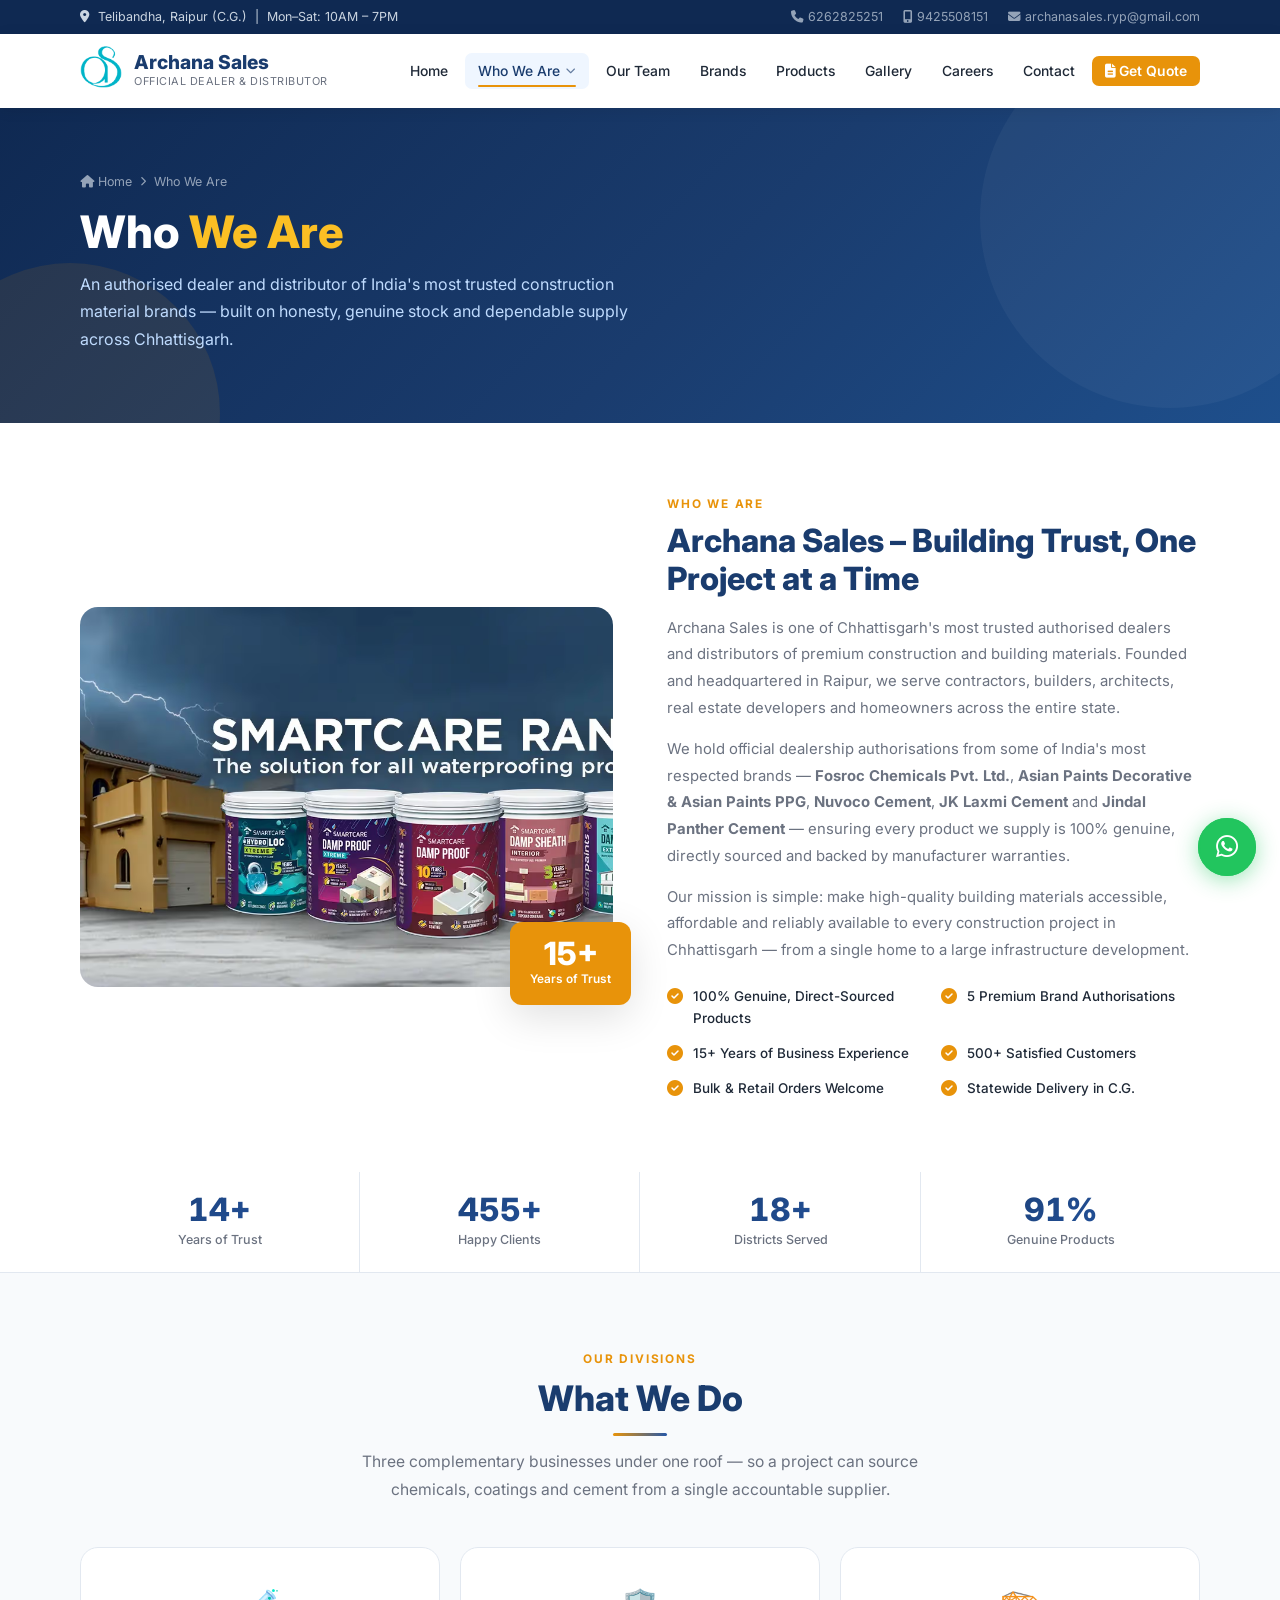
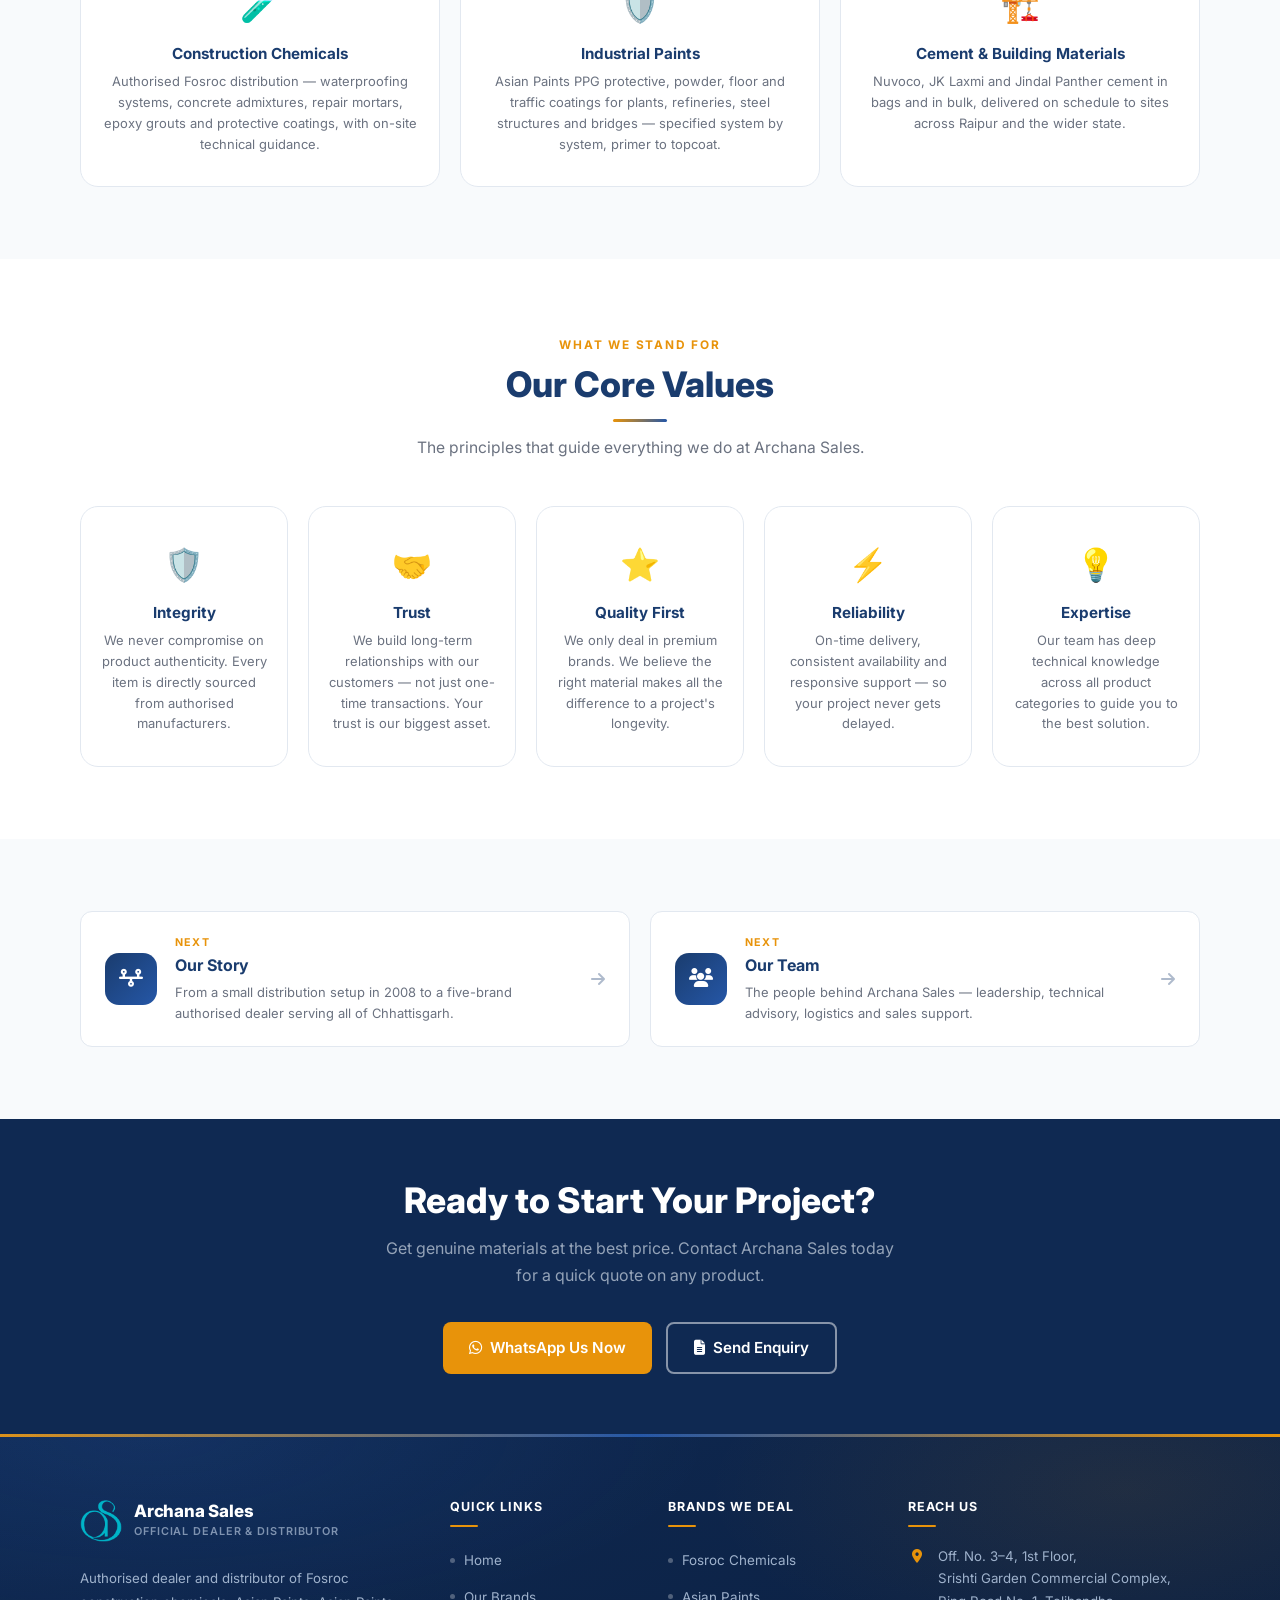
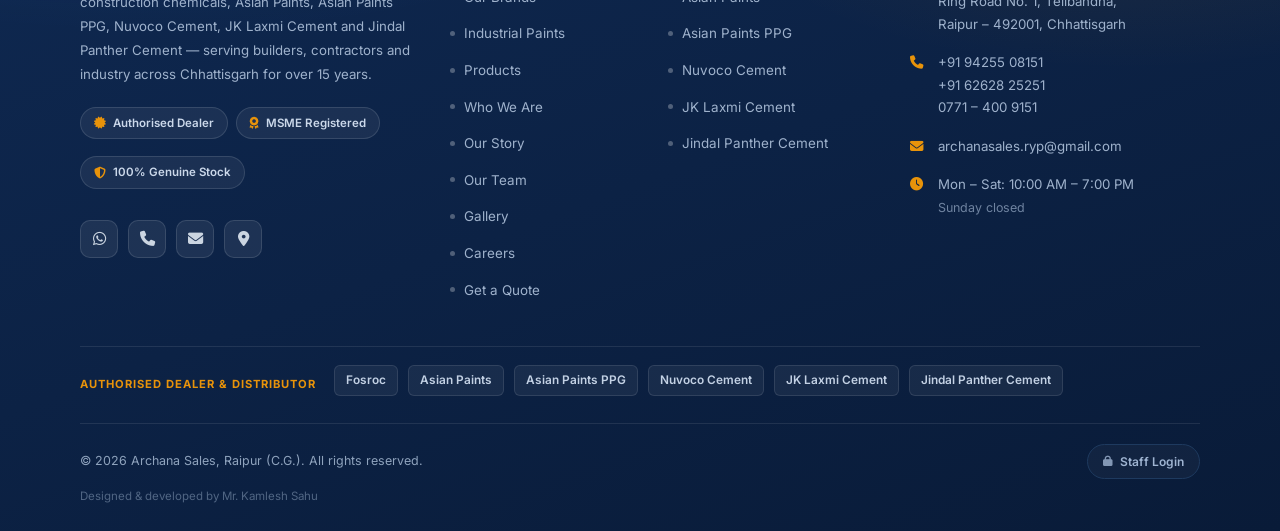
<file: about.html>
<!DOCTYPE html>
<html lang="en">
<head>
  <meta charset="UTF-8"/>
  <meta name="viewport" content="width=device-width, initial-scale=1.0"/>
  <title>About Us – Archana Sales</title>
  <link rel="canonical" href="who-we-are.html"/>
  <meta name="robots" content="noindex, follow"/>
  <meta http-equiv="refresh" content="0; url=who-we-are.html"/>
  <link rel="icon" type="image/png" sizes="32x32" href="assets/png/logo-32.png"/>
  <script>window.location.replace('who-we-are.html');</script>
  <style>
    body{font-family:Inter,system-ui,sans-serif;background:#f8fafc;color:#1a3c6e;
         display:flex;min-height:100vh;align-items:center;justify-content:center;
         text-align:center;margin:0;padding:24px;}
    a{color:#e8930a;font-weight:600;}
  </style>
</head>
<body>
  <div>
    <p>The About page has moved.</p>
    <p><a href="who-we-are.html">Go to Who We Are</a> &nbsp;·&nbsp;
       <a href="our-story.html">Our Story</a> &nbsp;·&nbsp;
       <a href="our-team.html">Our Team</a></p>
  </div>
</body>
</html>
</file>
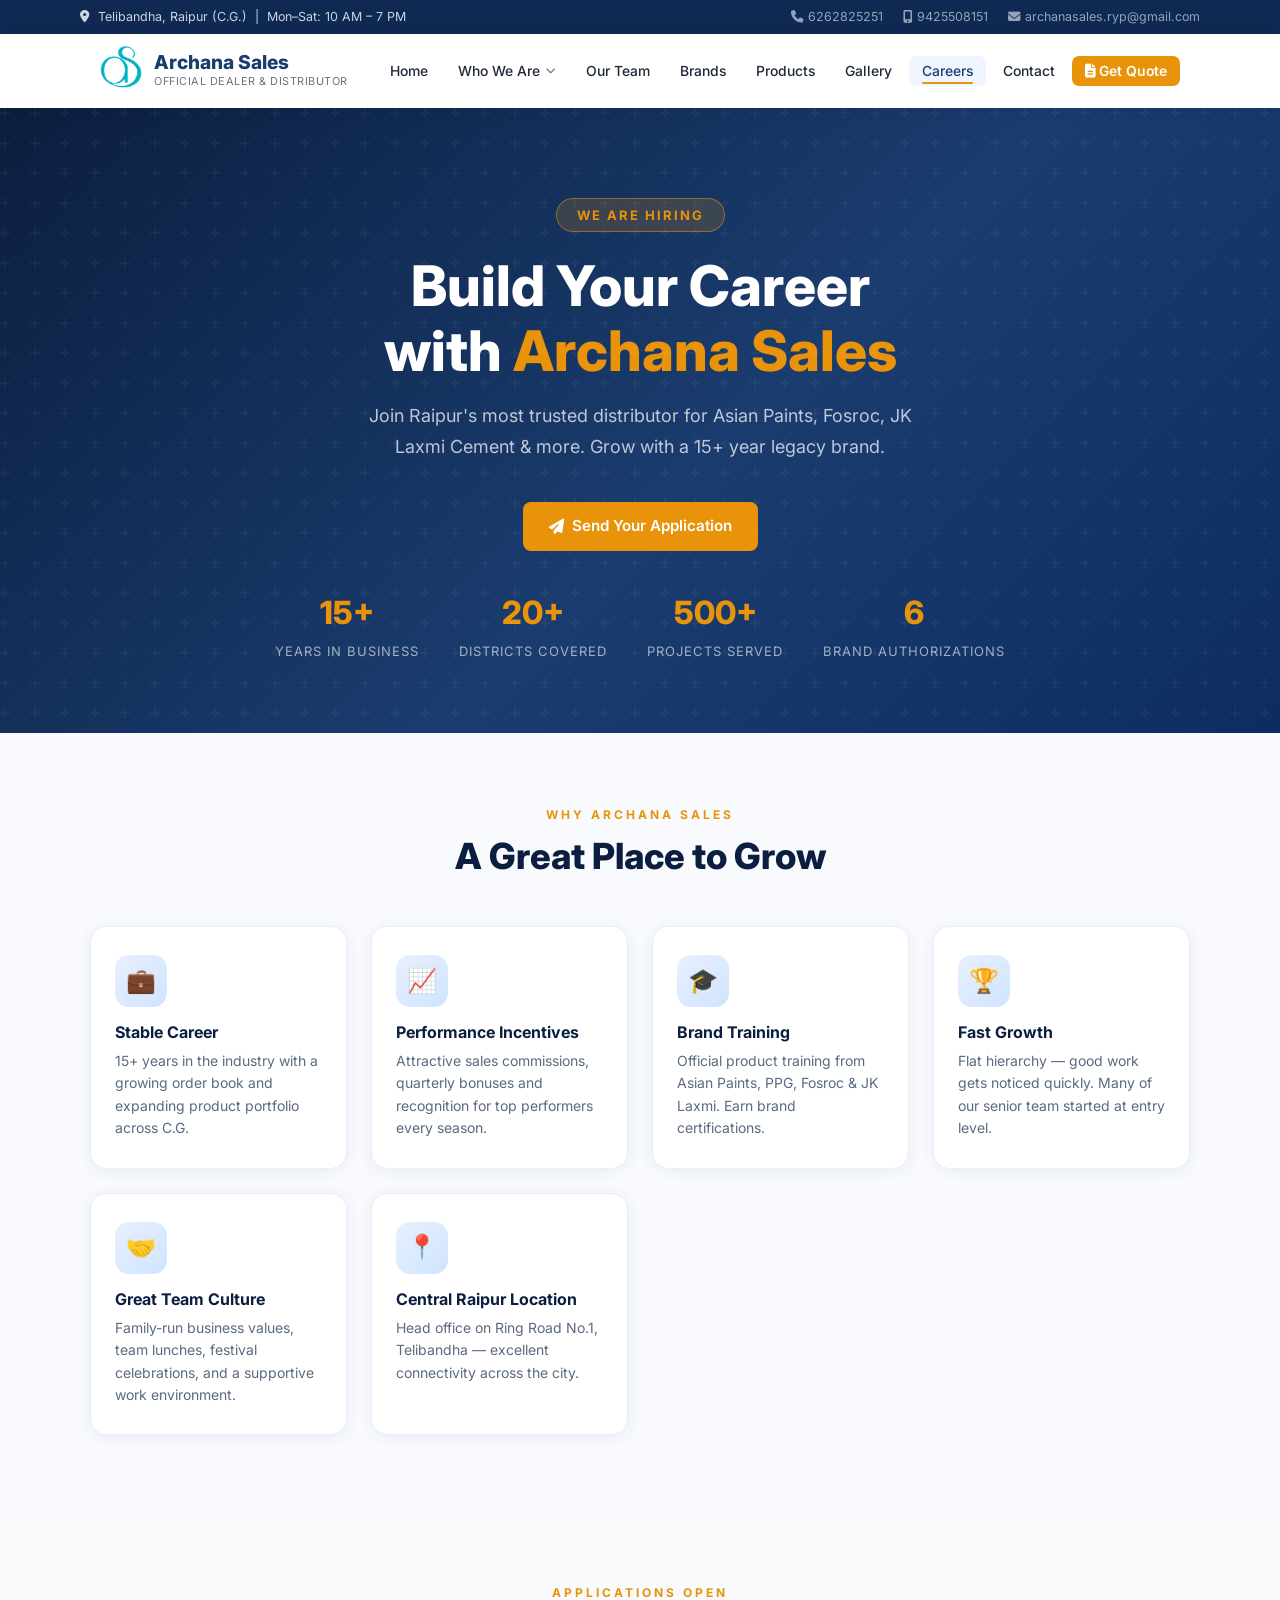
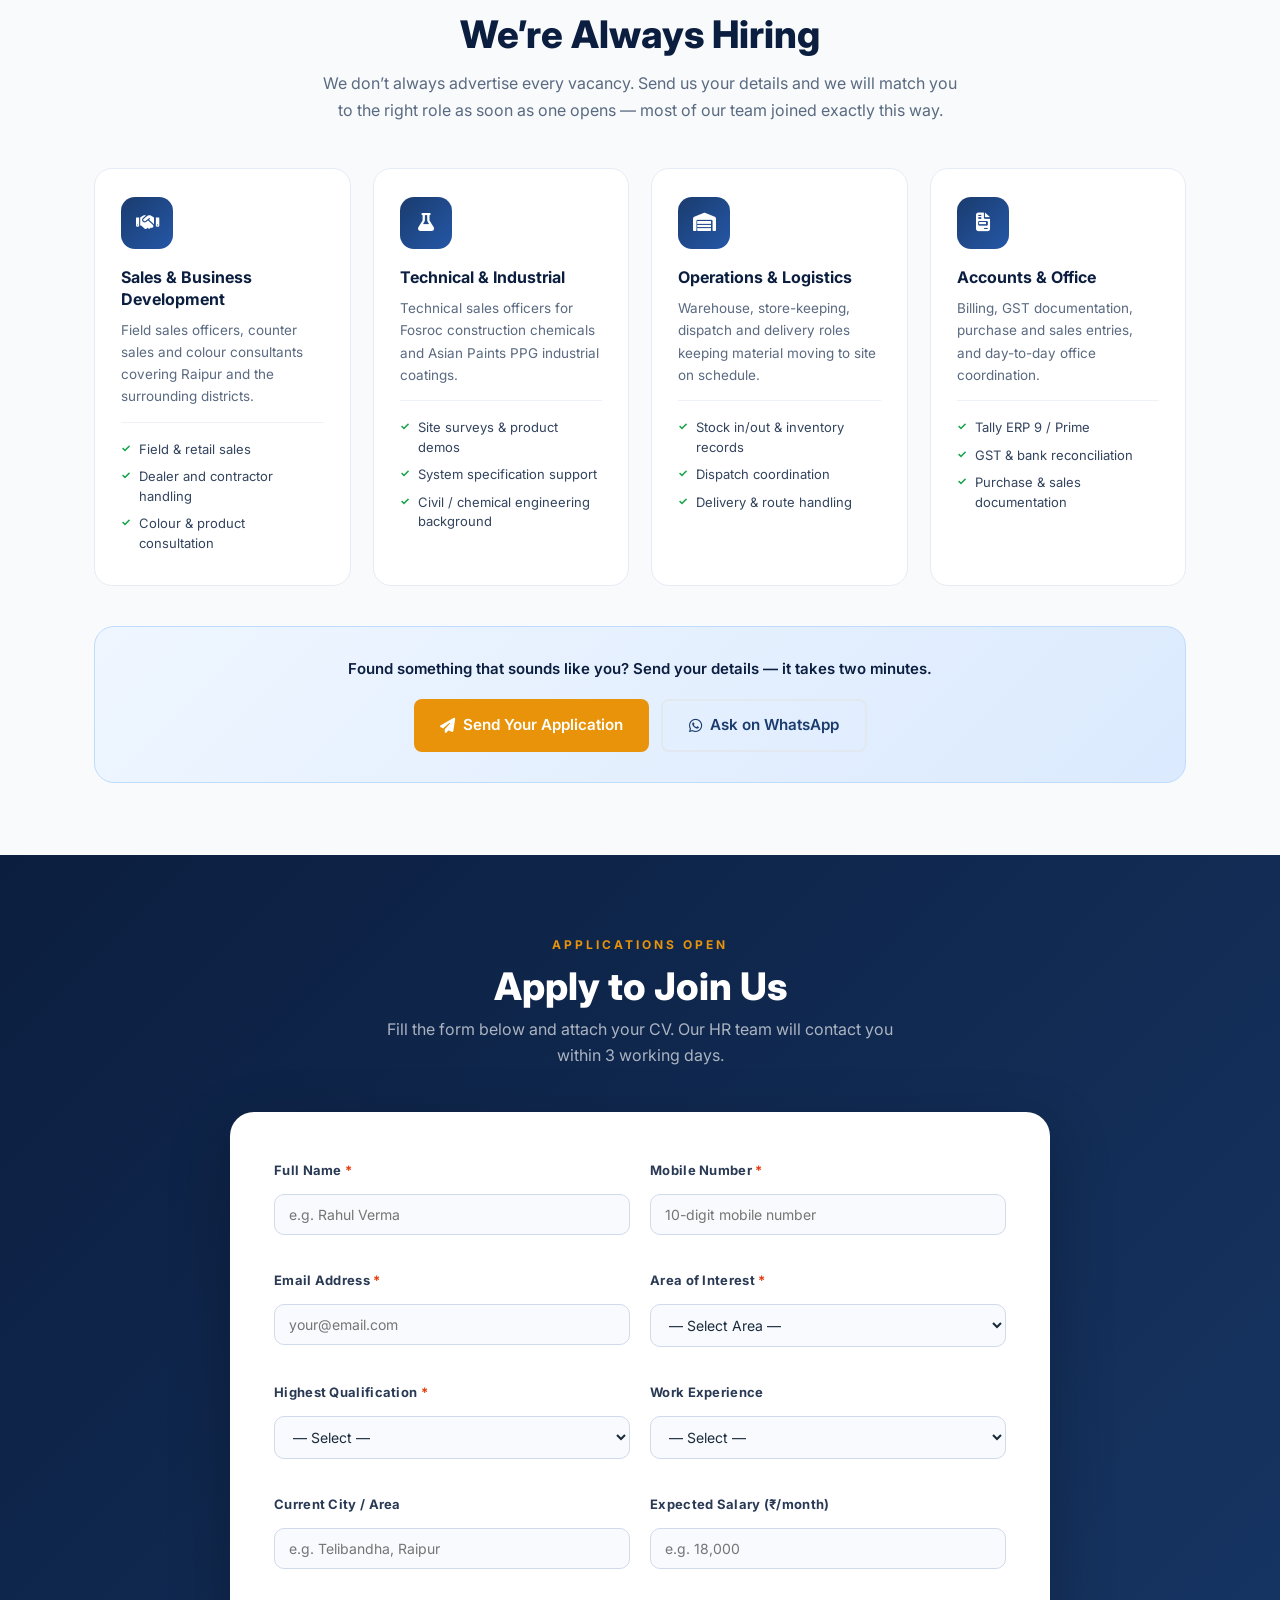
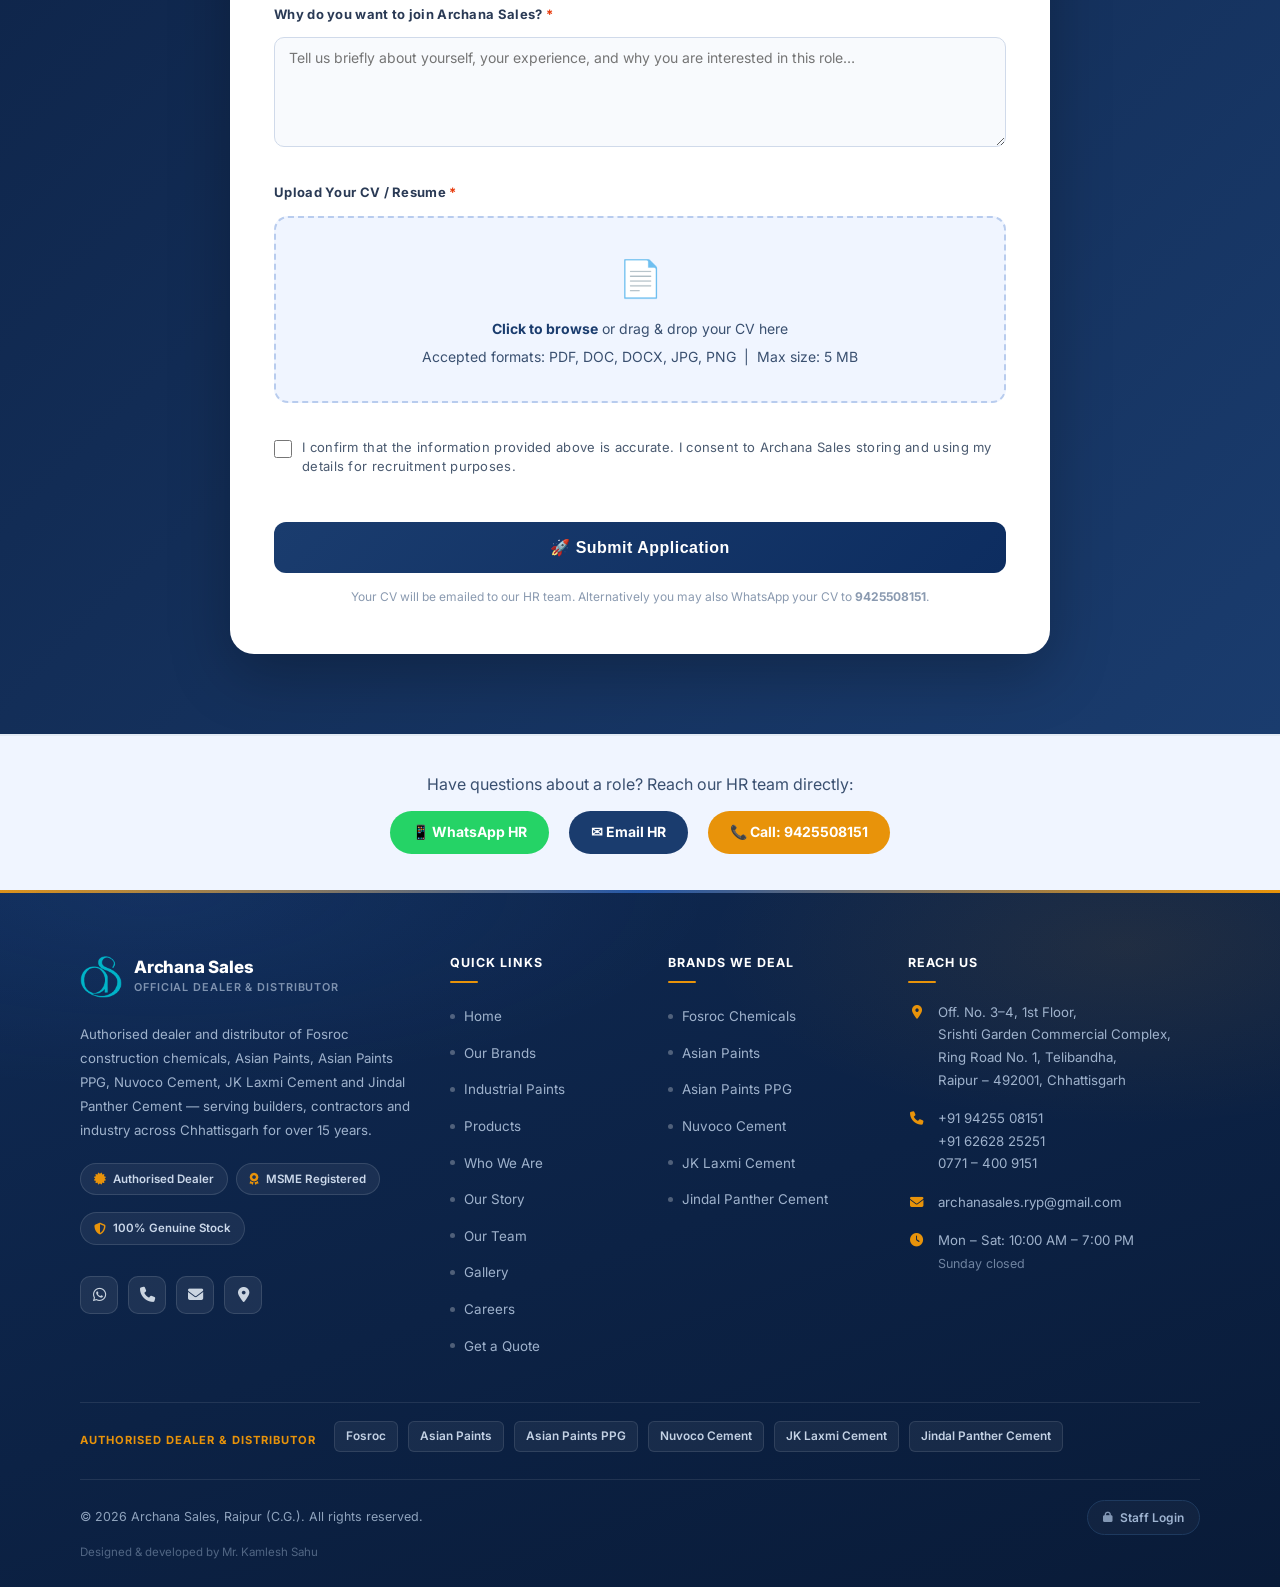
<file: careers.html>
<!DOCTYPE html>
<html lang="en" class="no-js">
<head>
  <meta charset="UTF-8"/>
  <meta name="viewport" content="width=device-width, initial-scale=1.0"/>
  <title>Careers – Archana Sales | Jobs in Raipur, Chhattisgarh</title>
  <meta name="description" content="Join Archana Sales, Raipur — open positions in sales, technical support, logistics and accounts with an authorised dealer for Fosroc, Asian Paints, Nuvoco, JK Laxmi and Jindal Panther."/>
  <meta name="theme-color" content="#1a3c6e"/>
  <link rel="canonical" href="careers.html"/>
  <meta property="og:type" content="website"/>
  <meta property="og:title" content="Careers – Archana Sales, Raipur"/>
  <meta property="og:description" content="Build your career with Archana Sales."/>
  <meta property="og:image" content="assets/Logo.png"/>
  <link rel="preconnect" href="https://fonts.googleapis.com"/>
  <link rel="preconnect" href="https://fonts.gstatic.com" crossorigin/>
  <link href="https://fonts.googleapis.com/css2?family=Inter:wght@300;400;500;600;700;800&amp;display=swap" rel="stylesheet"/>
  <link rel="stylesheet" href="https://cdnjs.cloudflare.com/ajax/libs/font-awesome/6.5.0/css/all.min.css"/>
  <link rel="stylesheet" href="styles.css"/>
  <style>
    /* ── CAREERS PAGE STYLES ──────────────────────────────── */

    /* Hero */
    .careers-hero {
      background: linear-gradient(135deg, #0b1e3f 0%, #1a3c6e 55%, #0d2d60 100%);
      padding: 90px 24px 70px;
      text-align: center;
      position: relative;
      overflow: hidden;
    }
    .careers-hero::before {
      content: '';
      position: absolute; inset: 0;
      background: url("data:image/svg+xml,%3Csvg width='60' height='60' viewBox='0 0 60 60' xmlns='http://www.w3.org/2000/svg'%3E%3Cg fill='none' fill-rule='evenodd'%3E%3Cg fill='%23ffffff' fill-opacity='0.04'%3E%3Cpath d='M36 34v-4h-2v4h-4v2h4v4h2v-4h4v-2h-4zm0-30V0h-2v4h-4v2h4v4h2V6h4V4h-4zM6 34v-4H4v4H0v2h4v4h2v-4h4v-2H6zM6 4V0H4v4H0v2h4v4h2V6h4V4H6z'/%3E%3C/g%3E%3C/g%3E%3C/svg%3E");
    }
    .careers-hero-eyebrow {
      display: inline-block;
      background: rgba(232,147,10,0.18);
      border: 1.5px solid rgba(232,147,10,0.5);
      color: #e8930a;
      font-size: 13px;
      font-weight: 700;
      letter-spacing: 2px;
      text-transform: uppercase;
      padding: 6px 20px;
      border-radius: 50px;
      margin-bottom: 22px;
    }
    .careers-hero h1 {
      color: #fff;
      font-size: clamp(32px, 5vw, 56px);
      font-weight: 800;
      line-height: 1.15;
      margin: 0 0 18px;
    }
    .careers-hero h1 span { color: #e8930a; }
    .careers-hero p {
      color: rgba(255,255,255,0.72);
      font-size: 18px;
      max-width: 580px;
      margin: 0 auto 30px;
      line-height: 1.7;
    }
    .careers-hero-stats {
      display: flex;
      justify-content: center;
      gap: 40px;
      flex-wrap: wrap;
      margin-top: 36px;
    }
    .careers-hero-stats .stat {
      text-align: center;
    }
    .careers-hero-stats .stat-n {
      display: block;
      font-size: 32px;
      font-weight: 800;
      color: #e8930a;
    }
    .careers-hero-stats .stat-l {
      font-size: 13px;
      color: rgba(255,255,255,0.6);
      letter-spacing: 1px;
      text-transform: uppercase;
    }

    /* Why Join */
    .why-join {
      background: #f8fafd;
      padding: 72px 24px;
    }
    .why-join .section-label {
      text-align: center;
      font-size: 12px;
      font-weight: 700;
      letter-spacing: 3px;
      text-transform: uppercase;
      color: #e8930a;
      margin-bottom: 10px;
    }
    .why-join h2 {
      text-align: center;
      font-size: clamp(24px, 3vw, 36px);
      font-weight: 800;
      color: #0b1e3f;
      margin: 0 0 48px;
    }
    .perks-grid {
      display: grid;
      grid-template-columns: repeat(auto-fit, minmax(230px, 1fr));
      gap: 24px;
      max-width: 1100px;
      margin: 0 auto;
    }
    .perk-card {
      background: #fff;
      border-radius: 16px;
      padding: 28px 24px;
      box-shadow: 0 2px 16px rgba(26,60,110,0.07);
      border: 1.5px solid #e8eef8;
      transition: transform .25s, box-shadow .25s;
    }
    .perk-card:hover {
      transform: translateY(-4px);
      box-shadow: 0 8px 32px rgba(26,60,110,0.12);
    }
    .perk-icon {
      width: 52px; height: 52px;
      background: linear-gradient(135deg, #e8f0fe, #d0e4ff);
      border-radius: 14px;
      display: flex; align-items: center; justify-content: center;
      font-size: 24px;
      margin-bottom: 16px;
    }
    .perk-card h3 {
      font-size: 16px;
      font-weight: 700;
      color: #0b1e3f;
      margin: 0 0 8px;
    }
    .perk-card p {
      font-size: 14px;
      color: #5a6a80;
      line-height: 1.6;
      margin: 0;
    }

    /* Always-hiring section */
    .hiring-open {
      padding: 72px 24px;
      max-width: 1140px;
      margin: 0 auto;
      scroll-margin-top: 80px;
    }
    .hiring-head { text-align: center; margin-bottom: 44px; }
    .hiring-head .section-label {
      font-size: 12px; font-weight: 700; letter-spacing: 3px;
      text-transform: uppercase; color: #e8930a; margin: 0 0 10px;
    }
    .hiring-head h2 {
      font-size: clamp(24px, 3vw, 38px); font-weight: 800;
      color: #0b1e3f; margin: 0 0 12px;
    }
    .hiring-head .sub-text {
      font-size: 16px; color: #5a6a80; line-height: 1.7;
      max-width: 640px; margin: 0 auto;
    }

    .hiring-areas {
      display: grid;
      grid-template-columns: repeat(auto-fit, minmax(255px, 1fr));
      gap: 22px;
    }
    .hiring-area {
      background: #fff;
      border: 1px solid #e6ecf5;
      border-radius: 18px;
      padding: 28px 26px;
      transition: transform .25s ease, box-shadow .25s ease, border-color .25s ease;
    }
    .hiring-area:hover {
      transform: translateY(-5px);
      box-shadow: 0 16px 40px rgba(11,30,63,0.10);
      border-color: #bfdbfe;
    }
    .ha-icon {
      width: 52px; height: 52px; border-radius: 14px;
      display: flex; align-items: center; justify-content: center;
      background: linear-gradient(135deg, #1a3c6e, #2557a7);
      color: #fff; font-size: 1.15rem; margin-bottom: 18px;
    }
    .hiring-area h3 {
      font-size: 16px; font-weight: 700; color: #0b1e3f;
      margin: 0 0 8px; line-height: 1.35;
    }
    .hiring-area > p {
      font-size: 13.5px; color: #5a6a80; line-height: 1.65; margin: 0 0 14px;
    }
    .hiring-area ul {
      list-style: none; padding: 0; margin: 0;
      border-top: 1px solid #eef2f8; padding-top: 13px;
    }
    .hiring-area li {
      position: relative;
      font-size: 13px; color: #33445e; line-height: 1.5;
      padding: 4px 0 4px 18px;
    }
    .hiring-area li::before {
      content: '\2713';
      position: absolute; left: 0; top: 4px;
      color: #16a34a; font-size: 11px; font-weight: 700;
    }

    .hiring-cta {
      margin-top: 40px;
      background: linear-gradient(135deg, #eff6ff, #dbeafe);
      border: 1px solid #bfdbfe;
      border-radius: 20px;
      padding: 30px 28px;
      text-align: center;
    }
    .hiring-cta p {
      font-size: 15px; font-weight: 600; color: #0b1e3f;
      margin: 0 0 18px;
    }
    .hiring-cta-actions {
      display: flex; gap: 12px; justify-content: center; flex-wrap: wrap;
    }
    @media (max-width: 600px) {
      .hiring-open { padding: 56px 18px; }
      .hiring-cta-actions .btn { width: 100%; justify-content: center; }
    }

    /* Application Form */
    .apply-section {
      background: linear-gradient(135deg, #0b1e3f 0%, #1a3c6e 100%);
      padding: 80px 24px;
      scroll-margin-top: 80px;
    }
    .apply-section .section-label {
      text-align: center;
      font-size: 12px;
      font-weight: 700;
      letter-spacing: 3px;
      text-transform: uppercase;
      color: #e8930a;
      margin-bottom: 10px;
    }
    .apply-section h2 {
      text-align: center;
      font-size: clamp(24px, 3vw, 38px);
      font-weight: 800;
      color: #fff;
      margin: 0 0 8px;
    }
    .apply-section .sub-text {
      text-align: center;
      color: rgba(255,255,255,0.65);
      font-size: 16px;
      margin: 0 auto 44px;
      max-width: 520px;
    }

    .apply-form-wrap {
      max-width: 820px;
      margin: 0 auto;
      background: #fff;
      border-radius: 24px;
      padding: 48px 44px;
      box-shadow: 0 20px 60px rgba(0,0,0,0.25);
    }
    @media (max-width:600px) {
      .apply-form-wrap { padding: 28px 20px; }
    }

    .form-grid {
      display: grid;
      grid-template-columns: 1fr 1fr;
      gap: 20px;
    }
    @media (max-width:620px) {
      .form-grid { grid-template-columns: 1fr; }
    }
    .form-group {
      display: flex;
      flex-direction: column;
      gap: 7px;
    }
    .form-group.full { grid-column: 1 / -1; }
    .form-group label {
      font-size: 13px;
      font-weight: 700;
      color: #2a3a55;
      letter-spacing: .3px;
    }
    .form-group label .req { color: #e8390a; }
    .form-group input,
    .form-group select,
    .form-group textarea {
      border: 1.5px solid #d0daea;
      border-radius: 10px;
      padding: 11px 14px;
      font-size: 14px;
      color: #1a2a3a;
      outline: none;
      transition: border-color .2s, box-shadow .2s;
      background: #f8fafd;
      font-family: inherit;
    }
    .form-group input:focus,
    .form-group select:focus,
    .form-group textarea:focus {
      border-color: #1a3c6e;
      box-shadow: 0 0 0 3px rgba(26,60,110,0.12);
      background: #fff;
    }
    .form-group textarea { resize: vertical; min-height: 110px; }

    /* CV Upload */
    .cv-upload-area {
      border: 2px dashed #b8ccee;
      border-radius: 14px;
      background: #f0f5ff;
      padding: 32px 20px;
      text-align: center;
      cursor: pointer;
      transition: border-color .2s, background .2s;
      position: relative;
    }
    .cv-upload-area:hover,
    .cv-upload-area.dragover {
      border-color: #1a3c6e;
      background: #e4edfc;
    }
    .cv-upload-area input[type="file"] {
      position: absolute; inset: 0;
      width: 100%; height: 100%;
      opacity: 0; cursor: pointer;
      border: none; background: none; padding: 0;
    }
    .cv-upload-icon { font-size: 36px; margin-bottom: 10px; }
    .cv-upload-area p {
      margin: 0;
      font-size: 14px;
      color: #3a5070;
      line-height: 1.6;
    }
    .cv-upload-area p strong { color: #1a3c6e; }
    .cv-file-types {
      font-size: 12px;
      color: #7a8a9a;
      margin-top: 6px !important;
    }
    #cv-selected-name {
      display: none;
      margin-top: 10px !important;
      font-size: 13px;
      font-weight: 600;
      color: #1a7a40;
    }

    /* Consent checkbox */
    .consent-row {
      display: flex;
      align-items: flex-start;
      gap: 10px;
      font-size: 13px;
      color: #4a5a70;
      line-height: 1.5;
    }
    .consent-row input[type="checkbox"] {
      width: 18px; height: 18px;
      margin-top: 2px; flex-shrink: 0;
      accent-color: #1a3c6e;
      cursor: pointer;
    }

    /* Submit button */
    .btn-submit-app {
      width: 100%;
      padding: 16px;
      background: linear-gradient(135deg, #1a3c6e, #0d2d60);
      color: #fff;
      font-size: 16px;
      font-weight: 800;
      border: none;
      border-radius: 12px;
      cursor: pointer;
      transition: transform .2s, box-shadow .2s;
      letter-spacing: .5px;
    }
    .btn-submit-app:hover {
      transform: translateY(-2px);
      box-shadow: 0 8px 24px rgba(26,60,110,0.35);
      background: linear-gradient(135deg, #e8930a, #c87000);
    }

    /* Success message */
    #apply-success {
      display: none;
      text-align: center;
      padding: 40px 20px;
    }
    #apply-success .success-icon { font-size: 56px; margin-bottom: 16px; }
    #apply-success h3 { font-size: 24px; color: #1a3c6e; font-weight: 800; margin: 0 0 10px; }
    #apply-success p  { color: #5a6a80; font-size: 15px; line-height: 1.6; }

    /* Contact HR strip */
    .hr-contact-strip {
      background: #f0f5ff;
      padding: 36px 24px;
      text-align: center;
      border-top: 2px solid #e2eaf4;
    }
    .hr-contact-strip p {
      font-size: 16px;
      color: #3a5070;
      margin: 0 0 14px;
    }
    .hr-contact-strip .contact-links {
      display: flex;
      justify-content: center;
      gap: 20px;
      flex-wrap: wrap;
    }
    .hr-contact-strip a {
      display: inline-flex;
      align-items: center;
      gap: 7px;
      padding: 10px 22px;
      border-radius: 50px;
      font-size: 14px;
      font-weight: 700;
      text-decoration: none;
      transition: transform .2s;
    }
    .hr-contact-strip a:hover { transform: translateY(-2px); }
    .hr-link-wa  { background: #25d366; color: #fff; }
    .hr-link-mail{ background: #1a3c6e; color: #fff; }
    .hr-link-ph  { background: #e8930a; color: #fff; }
  </style>
  <link rel="icon" type="image/png" sizes="32x32" href="assets/png/logo-32.png"/>
  <link rel="icon" type="image/png" sizes="16x16" href="assets/png/logo-16.png"/>
  <link rel="icon" type="image/png" sizes="192x192" href="assets/png/logo-256.png"/>
  <link rel="apple-touch-icon" sizes="180x180" href="assets/png/logo-256.png"/>
  <link rel="mask-icon" href="assets/Logo.png" color="#1a3c6e"/>
  <meta name="robots" content="noindex, nofollow"/>
</head>
<body>

<div id="preloader">
  <div class="pl-mark"><img src="assets/Logo.png" alt="Archana Sales" width="58" height="58"/></div>
  <div class="pl-bar"><span></span></div>
</div>

<a href="#main" class="skip-link">Skip to main content</a>

<!-- ═══════════════ TOP BAR ═════════════════════════════════ -->
<div class="topbar">
  <div class="container">
    <span><i class="fas fa-map-marker-alt"></i> Telibandha, Raipur (C.G.) &nbsp;|&nbsp; Mon–Sat: 10 AM – 7 PM</span>
    <div>
      <a href="tel:6262825251"><i class="fas fa-phone"></i>6262825251</a>
      <a href="tel:9425508151"><i class="fas fa-mobile-alt"></i>9425508151</a>
      <a href="mailto:archanasales.ryp@gmail.com"><i class="fas fa-envelope"></i>archanasales.ryp@gmail.com</a>
    </div>
  </div>
</div>

<!-- ═══════════════ NAVBAR ══════════════════════════════════ -->
<nav class="navbar" id="navbar">
  <div class="container">
  <div class="nav-inner">
    <a href="index.html" class="logo" aria-label="Archana Sales — home">
      <div><img src="assets/Logo.png" style="height:42px;width:auto;" alt="Archana Sales logo"/></div>
      <div class="logo-text">
        <div class="brand">Archana Sales</div>
        <div class="tagline">Official Dealer &amp; Distributor</div>
      </div>
    </a>
    <button class="hamburger" type="button" aria-label="Menu"><i class="fas fa-bars"></i></button>
    <ul class="nav-links" id="navLinks">
        <li><a href="index.html">Home</a></li>
        <li class="has-sub">
          <a href="who-we-are.html" class="sub-parent">Who We Are <i class="fas fa-chevron-down sub-caret" aria-hidden="true"></i></a>
          <button class="sub-toggle" type="button" aria-label="Toggle Who We Are submenu" aria-expanded="false"><i class="fas fa-chevron-down" aria-hidden="true"></i></button>
          <ul class="sub-menu">
            <li><a href="who-we-are.html">Who We Are</a></li>
            <li><a href="our-story.html">Our Story</a></li>
          </ul>
        </li>
        <li><a href="our-team.html">Our Team</a></li>
        <li><a href="index.html#brands">Brands</a></li>
        <li><a href="index.html#products">Products</a></li>
        <li><a href="gallery.html">Gallery</a></li>
        <li><a href="careers.html" class="active">Careers</a></li>
        <li><a href="index.html#contact">Contact</a></li>
        <li><a href="index.html#order" class="nav-cta"><i class="fas fa-file-alt"></i> Get Quote</a></li>
      </ul>
  </div>
  </div>
</nav>

<!-- ═══════════════ HERO ════════════════════════════════════ -->
<main id="main">
<section class="careers-hero">
  <div class="careers-hero-eyebrow">We Are Hiring</div>
  <h1>Build Your Career<br/>with <span>Archana Sales</span></h1>
  <p>Join Raipur's most trusted distributor for Asian Paints, Fosroc, JK Laxmi Cement & more. Grow with a 15+ year legacy brand.</p>
  <a href="#apply-form-section" class="btn btn-primary" style="margin-top:10px;"><i class="fas fa-paper-plane"></i> Send Your Application</a>

  <div class="careers-hero-stats">
    <div class="stat"><span class="stat-n">15+</span><span class="stat-l">Years in Business</span></div>
    <div class="stat"><span class="stat-n">20+</span><span class="stat-l">Districts Covered</span></div>
    <div class="stat"><span class="stat-n">500+</span><span class="stat-l">Projects Served</span></div>
    <div class="stat"><span class="stat-n">6</span><span class="stat-l">Brand Authorizations</span></div>
  </div>
</section>

<!-- ═══════════════ WHY JOIN ════════════════════════════════ -->
<section class="why-join">
  <p class="section-label">Why Archana Sales</p>
  <h2>A Great Place to Grow</h2>
  <div class="perks-grid">
    <div class="perk-card">
      <div class="perk-icon">💼</div>
      <h3>Stable Career</h3>
      <p>15+ years in the industry with a growing order book and expanding product portfolio across C.G.</p>
    </div>
    <div class="perk-card">
      <div class="perk-icon">📈</div>
      <h3>Performance Incentives</h3>
      <p>Attractive sales commissions, quarterly bonuses and recognition for top performers every season.</p>
    </div>
    <div class="perk-card">
      <div class="perk-icon">🎓</div>
      <h3>Brand Training</h3>
      <p>Official product training from Asian Paints, PPG, Fosroc & JK Laxmi. Earn brand certifications.</p>
    </div>
    <div class="perk-card">
      <div class="perk-icon">🏆</div>
      <h3>Fast Growth</h3>
      <p>Flat hierarchy — good work gets noticed quickly. Many of our senior team started at entry level.</p>
    </div>
    <div class="perk-card">
      <div class="perk-icon">🤝</div>
      <h3>Great Team Culture</h3>
      <p>Family-run business values, team lunches, festival celebrations, and a supportive work environment.</p>
    </div>
    <div class="perk-card">
      <div class="perk-icon">📍</div>
      <h3>Central Raipur Location</h3>
      <p>Head office on Ring Road No.1, Telibandha — excellent connectivity across the city.</p>
    </div>
  </div>
</section>

<!-- ═══════════════ JOB LISTINGS ════════════════════════════ -->
<!-- ═══════════════ ALWAYS HIRING ═══════════════════════════ -->
<section class="hiring-open" id="job-listings">
  <div class="hiring-head">
    <p class="section-label">Applications Open</p>
    <h2>We&rsquo;re Always Hiring</h2>
    <p class="sub-text">We don&rsquo;t always advertise every vacancy. Send us your details and we will match you to the right role as soon as one opens &mdash; most of our team joined exactly this way.</p>
  </div>

  <div class="hiring-areas">
    <article class="hiring-area">
      <div class="ha-icon"><i class="fas fa-handshake"></i></div>
      <h3>Sales &amp; Business Development</h3>
      <p>Field sales officers, counter sales and colour consultants covering Raipur and the surrounding districts.</p>
      <ul>
        <li>Field &amp; retail sales</li>
        <li>Dealer and contractor handling</li>
        <li>Colour &amp; product consultation</li>
      </ul>
    </article>

    <article class="hiring-area">
      <div class="ha-icon"><i class="fas fa-flask"></i></div>
      <h3>Technical &amp; Industrial</h3>
      <p>Technical sales officers for Fosroc construction chemicals and Asian Paints PPG industrial coatings.</p>
      <ul>
        <li>Site surveys &amp; product demos</li>
        <li>System specification support</li>
        <li>Civil / chemical engineering background</li>
      </ul>
    </article>

    <article class="hiring-area">
      <div class="ha-icon"><i class="fas fa-warehouse"></i></div>
      <h3>Operations &amp; Logistics</h3>
      <p>Warehouse, store-keeping, dispatch and delivery roles keeping material moving to site on schedule.</p>
      <ul>
        <li>Stock in/out &amp; inventory records</li>
        <li>Dispatch coordination</li>
        <li>Delivery &amp; route handling</li>
      </ul>
    </article>

    <article class="hiring-area">
      <div class="ha-icon"><i class="fas fa-file-invoice"></i></div>
      <h3>Accounts &amp; Office</h3>
      <p>Billing, GST documentation, purchase and sales entries, and day-to-day office coordination.</p>
      <ul>
        <li>Tally ERP 9 / Prime</li>
        <li>GST &amp; bank reconciliation</li>
        <li>Purchase &amp; sales documentation</li>
      </ul>
    </article>
  </div>

  <div class="hiring-cta">
    <p>Found something that sounds like you? Send your details &mdash; it takes two minutes.</p>
    <div class="hiring-cta-actions">
      <a href="#apply-form-section" class="btn btn-primary"><i class="fas fa-paper-plane"></i> Send Your Application</a>
      <a href="https://wa.me/919425508151?text=Hello%20Archana%20Sales%2C%20I%20would%20like%20to%20apply%20for%20a%20job." target="_blank" rel="noopener" class="btn btn-outline-dark"><i class="fab fa-whatsapp"></i> Ask on WhatsApp</a>
    </div>
  </div>
</section>

<!-- ═══════════════ APPLICATION FORM ════════════════════════ -->
<section class="apply-section" id="apply-form-section">
  <p class="section-label">Applications Open</p>
  <h2>Apply to Join Us</h2>
  <p class="sub-text">Fill the form below and attach your CV. Our HR team will contact you within 3 working days.</p>

  <div class="apply-form-wrap">

    <!-- Success message -->
    <div id="apply-success">
      <div class="success-icon">✅</div>
      <h3>Application Submitted!</h3>
      <p>Thank you for applying to Archana Sales.<br/>Our HR team will review your application and reach out to you within <strong>3 working days</strong>.<br/><br/>
      For urgent queries call <strong>9425508151</strong> or WhatsApp us.</p>
    </div>

    <!-- The form -->
    <form id="applyForm" onsubmit="submitApplication(event)" novalidate>
      <div class="form-grid">

        <!-- Full Name -->
        <div class="form-group">
          <label for="ap-name">Full Name <span class="req">*</span></label>
          <input type="text" id="ap-name" placeholder="e.g. Rahul Verma" required/>
        </div>

        <!-- Phone -->
        <div class="form-group">
          <label for="ap-phone">Mobile Number <span class="req">*</span></label>
          <input type="tel" id="ap-phone" placeholder="10-digit mobile number" maxlength="10" required/>
        </div>

        <!-- Email -->
        <div class="form-group">
          <label for="ap-email">Email Address <span class="req">*</span></label>
          <input type="email" id="ap-email" placeholder="your@email.com" required/>
        </div>

        <!-- Position -->
        <div class="form-group">
          <label for="ap-position">Area of Interest <span class="req">*</span></label>
          <select id="ap-position" required>
            <option value="">— Select Area —</option>
            <option>Sales &amp; Business Development</option>
            <option>Technical &amp; Industrial (Fosroc / PPG)</option>
            <option>Operations &amp; Logistics</option>
            <option>Accounts &amp; Office</option>
            <option>Other / Walk-in</option>
          </select>
        </div>

        <!-- Qualification -->
        <div class="form-group">
          <label for="ap-qual">Highest Qualification <span class="req">*</span></label>
          <select id="ap-qual" required>
            <option value="">— Select —</option>
            <option>10th Pass</option>
            <option>12th Pass</option>
            <option>ITI / Diploma</option>
            <option>Graduate (B.A. / B.Com / B.Sc)</option>
            <option>Graduate (B.E. / B.Tech)</option>
            <option>Post Graduate</option>
            <option>Other</option>
          </select>
        </div>

        <!-- Experience -->
        <div class="form-group">
          <label for="ap-exp">Work Experience</label>
          <select id="ap-exp">
            <option value="">— Select —</option>
            <option>Fresher (0 years)</option>
            <option>Less than 1 year</option>
            <option>1–2 years</option>
            <option>3–5 years</option>
            <option>5+ years</option>
          </select>
        </div>

        <!-- Current Location -->
        <div class="form-group">
          <label for="ap-city">Current City / Area</label>
          <input type="text" id="ap-city" placeholder="e.g. Telibandha, Raipur"/>
        </div>

        <!-- Expected Salary -->
        <div class="form-group">
          <label for="ap-salary">Expected Salary (₹/month)</label>
          <input type="text" id="ap-salary" placeholder="e.g. 18,000"/>
        </div>

        <!-- Cover Note -->
        <div class="form-group full">
          <label for="ap-note">Why do you want to join Archana Sales? <span class="req">*</span></label>
          <textarea id="ap-note" placeholder="Tell us briefly about yourself, your experience, and why you are interested in this role…" required></textarea>
        </div>

        <!-- CV Upload -->
        <div class="form-group full">
          <label>Upload Your CV / Resume <span class="req">*</span></label>
          <div class="cv-upload-area" id="cvDropZone">
            <input type="file" id="ap-cv" accept=".pdf,.doc,.docx,.jpg,.jpeg,.png"
                   onchange="onCvSelected(this)" required/>
            <div class="cv-upload-icon">📄</div>
            <p><strong>Click to browse</strong> or drag &amp; drop your CV here</p>
            <p class="cv-file-types">Accepted formats: PDF, DOC, DOCX, JPG, PNG &nbsp;|&nbsp; Max size: 5 MB</p>
            <p id="cv-selected-name"></p>
          </div>
        </div>

        <!-- Consent -->
        <div class="form-group full">
          <div class="consent-row">
            <input type="checkbox" id="ap-consent" required/>
            <label for="ap-consent" style="font-weight:400;font-size:13px;color:#4a5a70;cursor:pointer;">
              I confirm that the information provided above is accurate. I consent to Archana Sales storing and using my details for recruitment purposes.
            </label>
          </div>
        </div>

      </div><!-- /form-grid -->

      <div style="height:24px;"></div>
      <button type="submit" class="btn-submit-app">🚀 Submit Application</button>
      <p style="text-align:center;font-size:12px;color:#8a9ab0;margin:14px 0 0;">
        Your CV will be emailed to our HR team. Alternatively you may also WhatsApp your CV to <strong>9425508151</strong>.
      </p>
    </form>
  </div>
</section>

<!-- ═══════════════ HR CONTACT ═══════════════════════════════ -->
<section class="hr-contact-strip">
  <p>Have questions about a role? Reach our HR team directly:</p>
  <div class="contact-links">
    <a href="https://wa.me/919425508151?text=Hi%2C+I+want+to+enquire+about+a+job+opening+at+Archana+Sales."
       class="hr-link-wa" target="_blank">
      📱 WhatsApp HR
    </a>
    <a href="mailto:archanasales.ryp@gmail.com?subject=Job Application Enquiry – Archana Sales"
       class="hr-link-mail">
      ✉ Email HR
    </a>
    <a href="tel:+919425508151" class="hr-link-ph">
      📞 Call: 9425508151
    </a>
  </div>
</section>

<!-- ═══════════════ FOOTER (shared) ═════════════════════════ -->
</main>

<!-- FOOTER -->
<footer>
  <div class="container">

    <div class="footer-grid">

      <!-- Brand -->
      <div class="footer-brand">
        <a href="index.html" class="logo" aria-label="Archana Sales — home">
          <div><img src="assets/Logo.png" alt="Archana Sales logo" width="42" height="42" loading="lazy"/></div>
          <div class="logo-text">
            <div class="brand">Archana Sales</div>
            <div class="tagline">Official Dealer &amp; Distributor</div>
          </div>
        </a>
        <p>Authorised dealer and distributor of Fosroc construction chemicals, Asian Paints, Asian Paints PPG, Nuvoco Cement, JK Laxmi Cement and Jindal Panther Cement &mdash; serving builders, contractors and industry across Chhattisgarh for over 15 years.</p>

        <ul class="footer-badges">
          <li><i class="fas fa-certificate" aria-hidden="true"></i> Authorised Dealer</li>
          <li><i class="fas fa-award" aria-hidden="true"></i> MSME Registered</li>
          <li><i class="fas fa-shield-halved" aria-hidden="true"></i> 100% Genuine Stock</li>
        </ul>

        <div class="footer-social" role="list" aria-label="Ways to reach Archana Sales">
          <a href="https://wa.me/919425508151" target="_blank" rel="noopener" role="listitem" aria-label="Chat with us on WhatsApp" title="WhatsApp"><i class="fab fa-whatsapp" aria-hidden="true"></i></a>
          <a href="tel:9425508151" role="listitem" aria-label="Call Archana Sales" title="Call us"><i class="fas fa-phone" aria-hidden="true"></i></a>
          <a href="mailto:archanasales.ryp@gmail.com" role="listitem" aria-label="Email Archana Sales" title="Email us"><i class="fas fa-envelope" aria-hidden="true"></i></a>
          <a href="https://maps.google.com/?q=Shristhi+Garden+Complex,+Ring+Road+No.+1,+Telibandha,+Raipur,+Chhattisgarh+492001" target="_blank" rel="noopener" role="listitem" aria-label="Get directions to our office" title="Get directions"><i class="fas fa-location-dot" aria-hidden="true"></i></a>
        </div>
      </div>

      <!-- Quick links -->
      <nav class="footer-col" aria-labelledby="ft-links">
        <h4 id="ft-links">Quick Links</h4>
        <ul class="footer-links">
          <li><a href="index.html">Home</a></li>
          <li><a href="index.html#brands">Our Brands</a></li>
          <li><a href="index.html#ppg">Industrial Paints</a></li>
          <li><a href="index.html#products">Products</a></li>
          <li><a href="who-we-are.html">Who We Are</a></li>
          <li><a href="our-story.html">Our Story</a></li>
          <li><a href="our-team.html">Our Team</a></li>
          <li><a href="gallery.html">Gallery</a></li>
          <li><a href="careers.html">Careers</a></li>
          <li><a href="index.html#order">Get a Quote</a></li>
        </ul>
      </nav>

      <!-- Brands -->
      <nav class="footer-col" aria-labelledby="ft-brands">
        <h4 id="ft-brands">Brands We Deal</h4>
        <ul class="footer-links">
          <li><a href="index.html#brands">Fosroc Chemicals</a></li>
          <li><a href="index.html#brands">Asian Paints</a></li>
          <li><a href="index.html#ppg">Asian Paints PPG</a></li>
          <li><a href="index.html#brands">Nuvoco Cement</a></li>
          <li><a href="index.html#brands">JK Laxmi Cement</a></li>
          <li><a href="index.html#brands">Jindal Panther Cement</a></li>
        </ul>
      </nav>

      <!-- Reach us -->
      <div class="footer-col footer-contact">
        <h4>Reach Us</h4>

        <div class="ft-row">
          <i class="fas fa-location-dot" aria-hidden="true"></i>
          <address>
            Off. No. 3&ndash;4, 1st Floor,<br/>
            Srishti Garden Commercial Complex,<br/>
            Ring Road No.&nbsp;1, Telibandha,<br/>
            Raipur &ndash; 492001, Chhattisgarh
          </address>
        </div>

        <div class="ft-row">
          <i class="fas fa-phone" aria-hidden="true"></i>
          <div>
            <a href="tel:+919425508151">+91 94255 08151</a><br/>
            <a href="tel:+916262825251">+91 62628 25251</a><br/>
            <a href="tel:+917714009151">0771 &ndash; 400 9151</a>
          </div>
        </div>

        <div class="ft-row">
          <i class="fas fa-envelope" aria-hidden="true"></i>
          <div><a href="mailto:archanasales.ryp@gmail.com">archanasales.ryp@gmail.com</a></div>
        </div>

        <div class="ft-row">
          <i class="fas fa-clock" aria-hidden="true"></i>
          <div>Mon &ndash; Sat: 10:00 AM &ndash; 7:00 PM<br/><span class="ft-muted">Sunday closed</span></div>
        </div>
      </div>

    </div>

    <!-- Authorised dealer strip -->
    <div class="footer-dealer">
      <span class="fd-label">Authorised Dealer &amp; Distributor</span>
      <ul>
        <li>Fosroc</li>
        <li>Asian Paints</li>
        <li>Asian Paints PPG</li>
        <li>Nuvoco Cement</li>
        <li>JK Laxmi Cement</li>
        <li>Jindal Panther Cement</li>
      </ul>
    </div>

    <div class="footer-bottom">
      <p class="fb-copy">&copy; <span data-year>2026</span> Archana Sales, Raipur (C.G.). All rights reserved.</p>
      <p class="fb-credit">Designed &amp; developed by Mr. Kamlesh Sahu</p>
      <a class="fb-staff" href="login.html"><i class="fas fa-lock" aria-hidden="true"></i> Staff Login</a>
    </div>

  </div>
</footer>

<script src="script.js"></script>
<script>
// ── JOB FILTER ─────────────────────────────────────────────

// ── PRE-FILL POSITION when Apply clicked from card ─────────

// ── CV UPLOAD FEEDBACK ──────────────────────────────────────
function onCvSelected(input) {
  const nameEl = document.getElementById('cv-selected-name');
  if (input.files && input.files[0]) {
    const file = input.files[0];
    const mb = (file.size / 1048576).toFixed(2);
    nameEl.textContent = '✅ ' + file.name + ' (' + mb + ' MB)';
    nameEl.style.display = 'block';
    if (file.size > 5 * 1048576) {
      nameEl.textContent = '⚠️ File too large (' + mb + ' MB). Please upload a file under 5 MB.';
      nameEl.style.color = '#c0392b';
      input.value = '';
    } else {
      nameEl.style.color = '#1a7a40';
    }
  }
}

// Drag-and-drop visual
const dropZone = document.getElementById('cvDropZone');
if (dropZone) {
  dropZone.addEventListener('dragover', e => { e.preventDefault(); dropZone.classList.add('dragover'); });
  dropZone.addEventListener('dragleave', () => dropZone.classList.remove('dragover'));
  dropZone.addEventListener('drop', e => {
    e.preventDefault();
    dropZone.classList.remove('dragover');
    const input = document.getElementById('ap-cv');
    input.files = e.dataTransfer.files;
    onCvSelected(input);
  });
}

// ── FORM SUBMIT ─────────────────────────────────────────────
function submitApplication(e) {
  e.preventDefault();

  const name     = document.getElementById('ap-name').value.trim();
  const phone    = document.getElementById('ap-phone').value.trim();
  const email    = document.getElementById('ap-email').value.trim();
  const position = document.getElementById('ap-position').value;
  const qual     = document.getElementById('ap-qual').value;
  const exp      = document.getElementById('ap-exp').value;
  const city     = document.getElementById('ap-city').value.trim();
  const salary   = document.getElementById('ap-salary').value.trim();
  const note     = document.getElementById('ap-note').value.trim();
  const cvFile   = document.getElementById('ap-cv').files[0];
  const consent  = document.getElementById('ap-consent').checked;

  // Validation
  if (!name || !phone || !email || !position || !qual || !note || !cvFile || !consent) {
    alert('Please fill all required fields and upload your CV.');
    return;
  }
  if (!/^\d{10}$/.test(phone)) {
    alert('Please enter a valid 10-digit mobile number.');
    return;
  }
  if (!/^[^\s@]+@[^\s@]+\.[^\s@]+$/.test(email)) {
    alert('Please enter a valid email address.');
    return;
  }

  // 1. Open WhatsApp with application summary (text details)
  const waMsg = encodeURIComponent(
    '🙋 *Job Application – Archana Sales*\n\n' +
    '👤 Name: ' + name + '\n' +
    '📞 Phone: ' + phone + '\n' +
    '✉ Email: ' + email + '\n' +
    '💼 Position: ' + position + '\n' +
    '🎓 Qualification: ' + qual + '\n' +
    '📅 Experience: ' + (exp || 'Not specified') + '\n' +
    '📍 City: ' + (city || 'Not specified') + '\n' +
    '💰 Expected Salary: ' + (salary ? '₹' + salary + '/month' : 'Not specified') + '\n\n' +
    '📝 *About Me:*\n' + note + '\n\n' +
    '📎 *(CV will be sent separately via email)*'
  );

  // 2. Open email with mailto (CV attached via file — user sends it)
  const mailSubject = encodeURIComponent('Job Application: ' + position + ' — ' + name);
  const mailBody = encodeURIComponent(
    'Dear HR Team,\n\n' +
    'I am applying for the position of: ' + position + '\n\n' +
    'Name: ' + name + '\n' +
    'Phone: ' + phone + '\n' +
    'Email: ' + email + '\n' +
    'Qualification: ' + qual + '\n' +
    'Experience: ' + (exp || 'Not specified') + '\n' +
    'Current City: ' + (city || 'Not specified') + '\n' +
    'Expected Salary: ' + (salary ? '₹' + salary + '/month' : 'Not specified') + '\n\n' +
    'About Me:\n' + note + '\n\n' +
    'Please find my CV attached.\n\n' +
    'Regards,\n' + name
  );

  // Show success first
  document.getElementById('applyForm').style.display = 'none';
  document.getElementById('apply-success').style.display = 'block';

  // Open WhatsApp
  setTimeout(() => {
    window.open('https://wa.me/919425508151?text=' + waMsg, '_blank');
  }, 400);

  // Open email client with CV pre-attached prompt
  setTimeout(() => {
    window.location.href = 'mailto:archanasales.ryp@gmail.com?subject=' + mailSubject + '&body=' + mailBody;
  }, 1000);
}
</script>
</body>
</html>
</file>
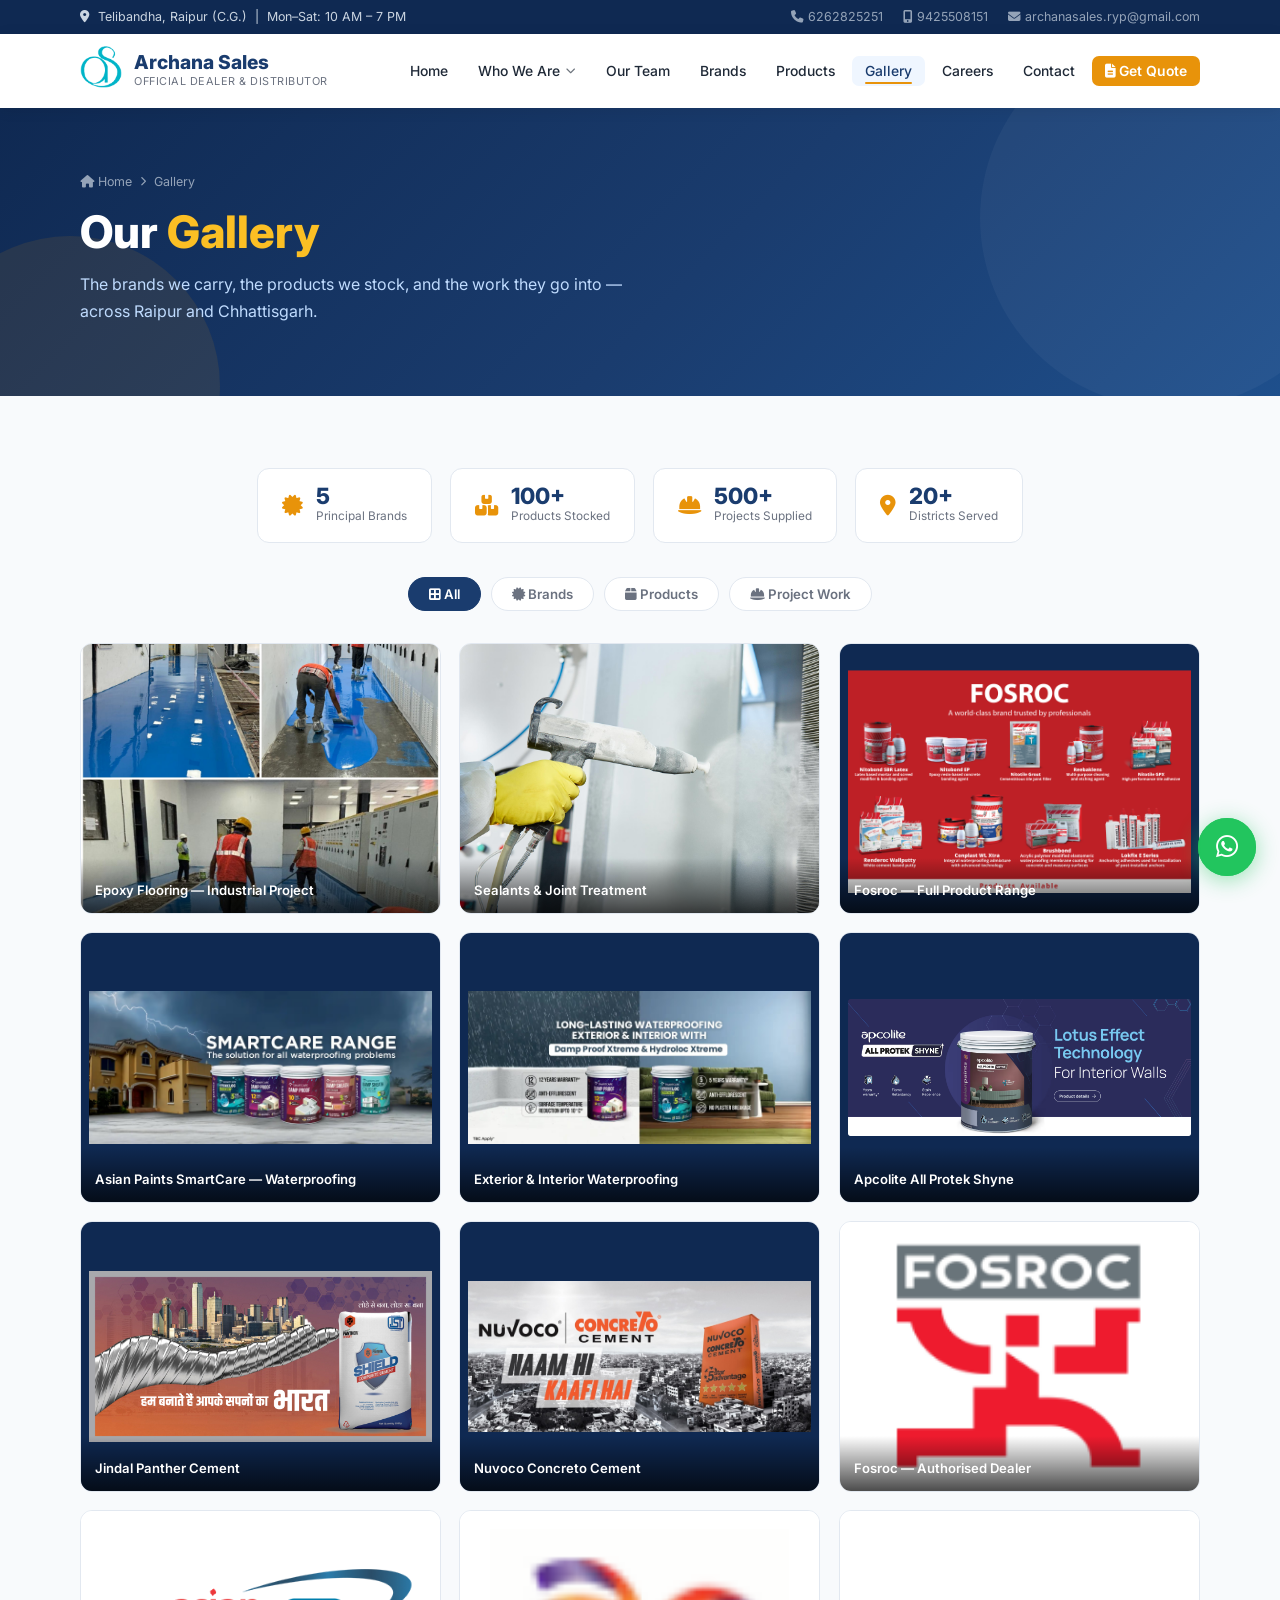
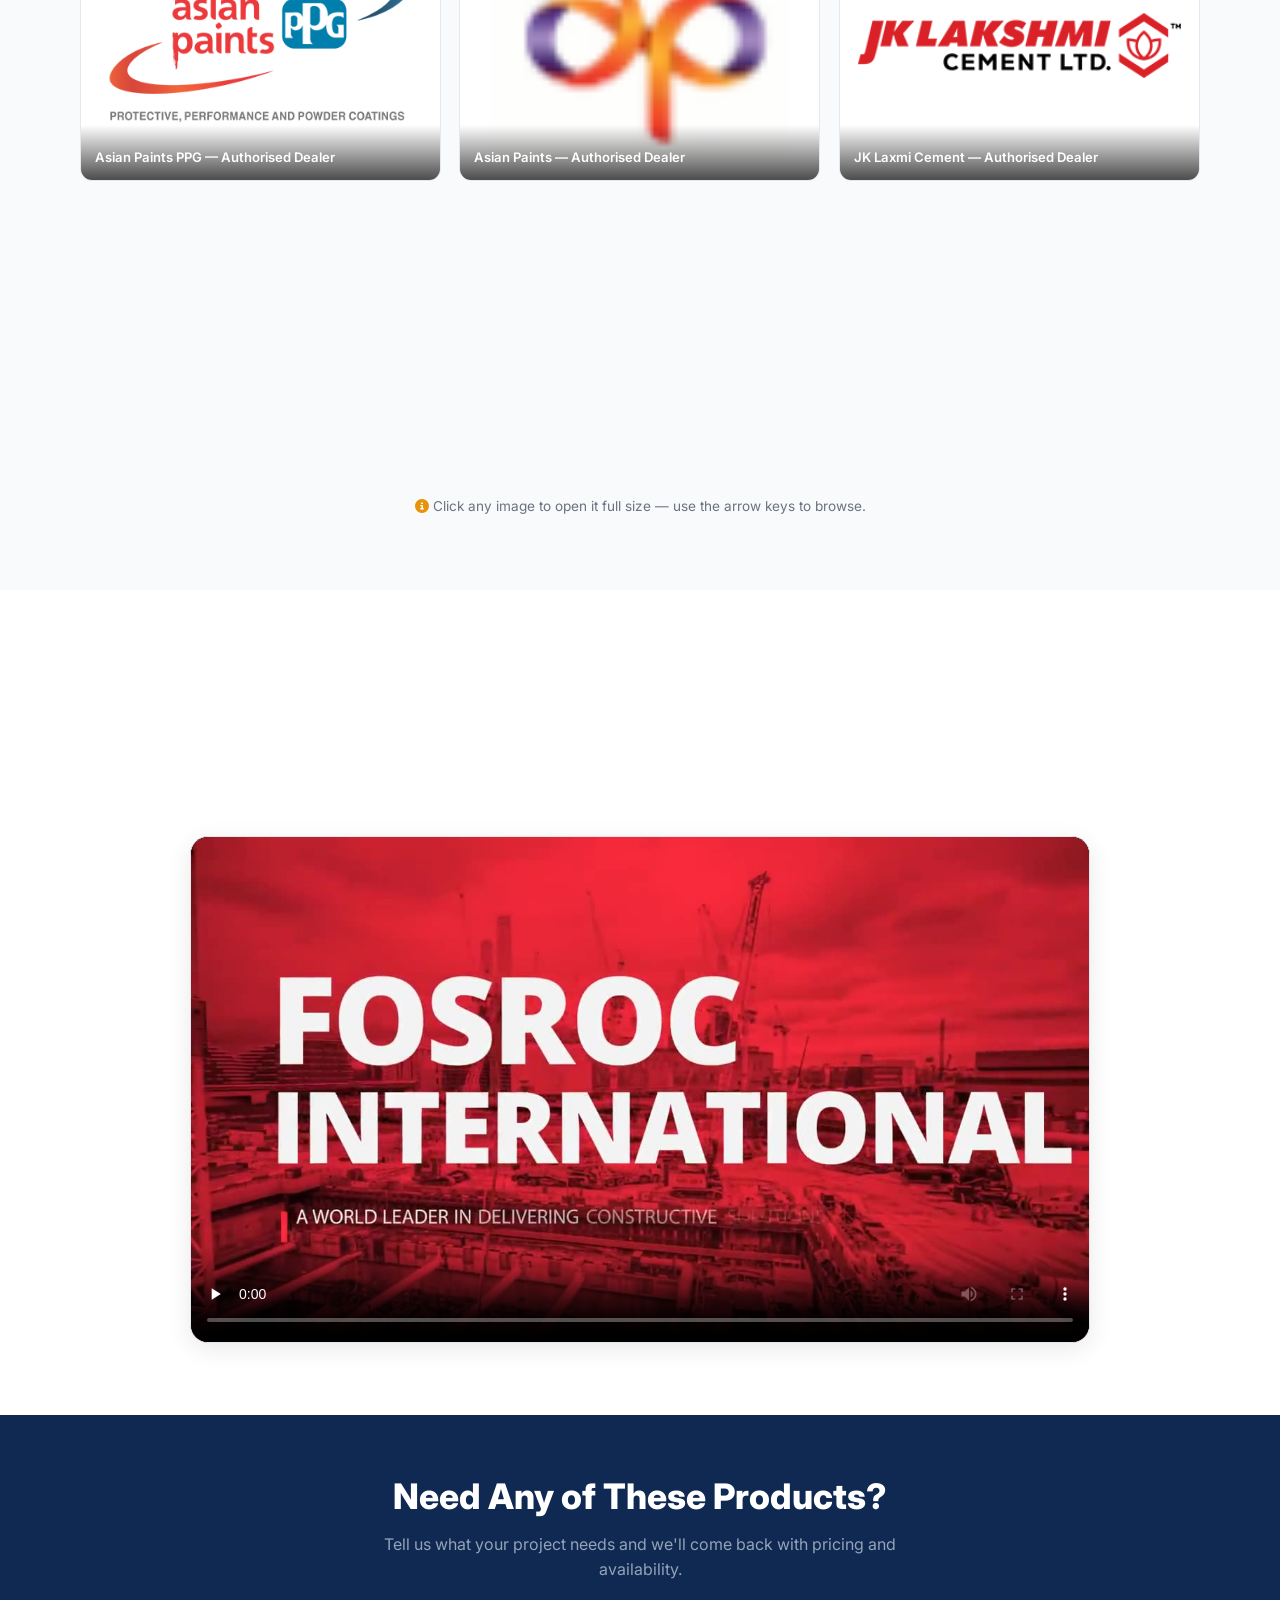
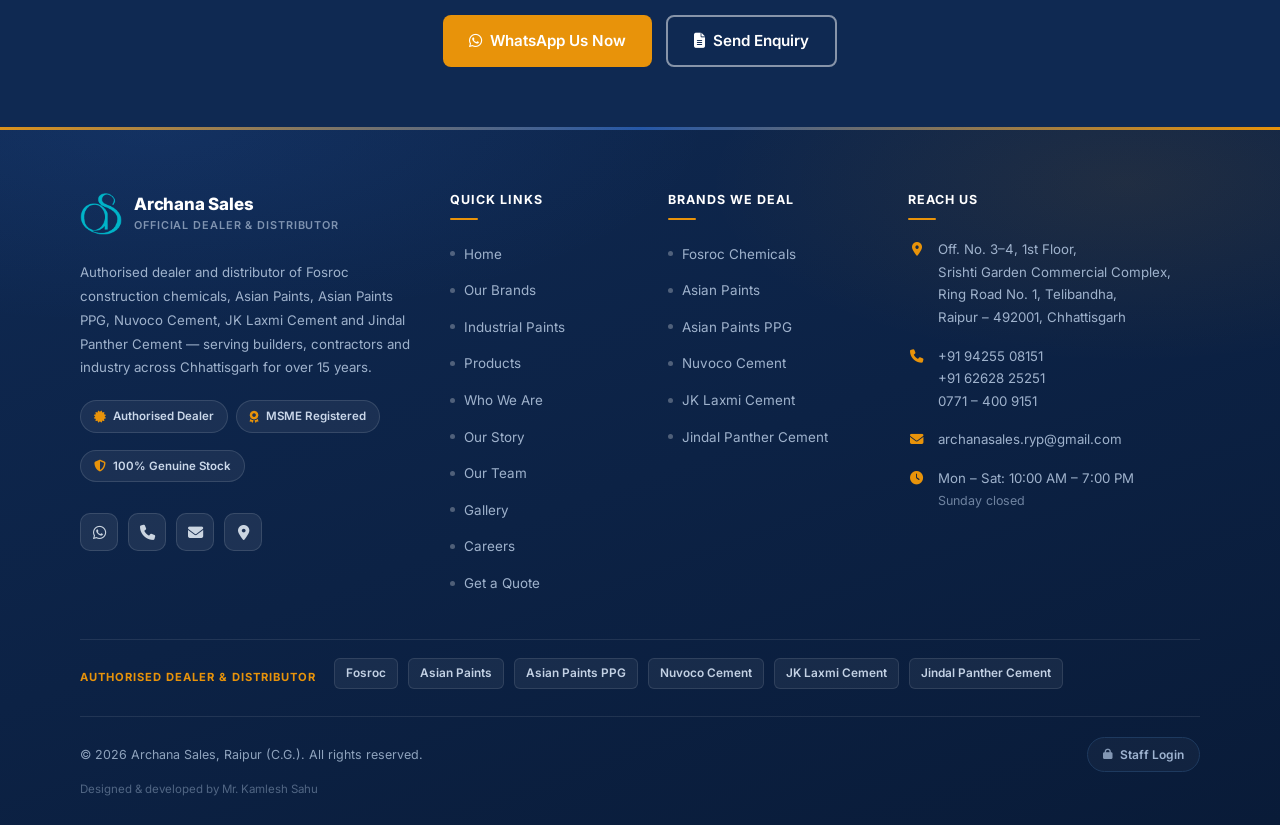
<file: gallery.html>
<!DOCTYPE html>
<html lang="en" class="no-js">
<head>
  <meta charset="UTF-8"/>
  <meta name="viewport" content="width=device-width, initial-scale=1.0"/>
  <meta name="theme-color" content="#1a3c6e"/>
  <title>Gallery – Archana Sales | Products, Brands &amp; Project Work, Raipur</title>
  <meta name="description" content="Product ranges, brand campaigns and on-site project work from Archana Sales — authorised dealer for Fosroc, Asian Paints, Nuvoco, JK Laxmi and Jindal Panther in Raipur, Chhattisgarh."/>
  <link rel="canonical" href="gallery.html"/>
  <meta property="og:type" content="website"/>
  <meta property="og:title" content="Gallery – Archana Sales, Raipur"/>
  <meta property="og:description" content="Products, brands and project work from Archana Sales."/>
  <meta property="og:image" content="assets/Logo.png"/>
  <link rel="preconnect" href="https://fonts.googleapis.com"/>
  <link rel="preconnect" href="https://fonts.gstatic.com" crossorigin/>
  <link href="https://fonts.googleapis.com/css2?family=Inter:wght@300;400;500;600;700;800&amp;display=swap" rel="stylesheet"/>
  <link rel="stylesheet" href="https://cdnjs.cloudflare.com/ajax/libs/font-awesome/6.5.0/css/all.min.css"/>
  <link rel="stylesheet" href="styles.css"/>
  <style>
    /* Page-specific bits */
    .gallery-stats { display: flex; gap: 18px; flex-wrap: wrap; margin-bottom: 34px; justify-content: center; }
    .g-stat {
      background: #fff; border: 1px solid var(--border); border-radius: var(--radius);
      padding: 16px 24px; display: flex; align-items: center; gap: 13px;
      transition: transform .25s var(--ease-out), box-shadow .25s;
    }
    .g-stat:hover { transform: translateY(-4px); box-shadow: var(--shadow-md); }
    .g-stat i { font-size: 1.3rem; color: var(--accent); }
    .g-stat-num { font-size: 1.4rem; font-weight: 800; color: var(--primary); line-height: 1; }
    .g-stat-lbl { font-size: .74rem; color: var(--text-muted); }

    .gallery-item { aspect-ratio: 4/3; background: #fff; }
    .video-wrap {
      max-width: 900px; margin: 0 auto;
      border-radius: var(--radius-lg); overflow: hidden;
      border: 1px solid var(--border); box-shadow: var(--shadow-md);
      background: #000; line-height: 0;
    }
    .video-wrap video { width: 100%; height: auto; display: block; }
  </style>
  <link rel="icon" type="image/png" sizes="32x32" href="assets/png/logo-32.png"/>
  <link rel="icon" type="image/png" sizes="16x16" href="assets/png/logo-16.png"/>
  <link rel="icon" type="image/png" sizes="192x192" href="assets/png/logo-256.png"/>
  <link rel="apple-touch-icon" sizes="180x180" href="assets/png/logo-256.png"/>
  <link rel="mask-icon" href="assets/Logo.png" color="#1a3c6e"/>
</head>
<body>

<div id="preloader">
  <div class="pl-mark"><img src="assets/Logo.png" alt="Archana Sales" width="58" height="58"/></div>
  <div class="pl-bar"><span></span></div>
</div>

<a href="#main" class="skip-link">Skip to main content</a>

<!-- TOP BAR -->
<div class="topbar">
  <div class="container">
    <span><i class="fas fa-map-marker-alt"></i> Telibandha, Raipur (C.G.) &nbsp;|&nbsp; Mon–Sat: 10 AM – 7 PM</span>
    <div>
      <a href="tel:6262825251"><i class="fas fa-phone"></i>6262825251</a>
      <a href="tel:9425508151"><i class="fas fa-mobile-alt"></i>9425508151</a>
      <a href="mailto:archanasales.ryp@gmail.com"><i class="fas fa-envelope"></i>archanasales.ryp@gmail.com</a>
    </div>
  </div>
</div>

<!-- NAVBAR -->
<nav>
  <div class="container">
    <div class="nav-inner">
      <a href="index.html" class="logo" aria-label="Archana Sales — home">
        <div><img src="assets/Logo.png" alt="Archana Sales logo" style="height:42px; width:auto;"/></div>
        <div class="logo-text">
          <div class="brand">Archana Sales</div>
          <div class="tagline">Official Dealer &amp; Distributor</div>
        </div>
      </a>
      <button class="hamburger" type="button"><i class="fas fa-bars"></i></button>
      <ul class="nav-links">
        <li><a href="index.html">Home</a></li>
        <li class="has-sub">
          <a href="who-we-are.html" class="sub-parent">Who We Are <i class="fas fa-chevron-down sub-caret" aria-hidden="true"></i></a>
          <button class="sub-toggle" type="button" aria-label="Toggle Who We Are submenu" aria-expanded="false"><i class="fas fa-chevron-down" aria-hidden="true"></i></button>
          <ul class="sub-menu">
            <li><a href="who-we-are.html">Who We Are</a></li>
            <li><a href="our-story.html">Our Story</a></li>
          </ul>
        </li>
        <li><a href="our-team.html">Our Team</a></li>
        <li><a href="index.html#brands">Brands</a></li>
        <li><a href="index.html#products">Products</a></li>
        <li><a href="gallery.html" class="active">Gallery</a></li>
        <li><a href="careers.html">Careers</a></li>
        <li><a href="index.html#contact">Contact</a></li>
        <li><a href="index.html#order" class="nav-cta"><i class="fas fa-file-alt"></i> Get Quote</a></li>
      </ul>
    </div>
  </div>
</nav>

<main id="main">

<!-- PAGE HERO -->
<div class="page-hero">
  <div class="container">
    <div class="breadcrumb">
      <a href="index.html"><i class="fas fa-home"></i> Home</a>
      <i class="fas fa-chevron-right" style="font-size:0.6rem"></i>
      <span>Gallery</span>
    </div>
    <h1>Our <span>Gallery</span></h1>
    <p>The brands we carry, the products we stock, and the work they go into — across Raipur and Chhattisgarh.</p>
  </div>
</div>

<!-- GALLERY -->
<section style="background:var(--bg);">
  <div class="container">

    <div class="gallery-stats">
      <div class="g-stat"><i class="fas fa-certificate"></i><div><div class="g-stat-num">5</div><div class="g-stat-lbl">Principal Brands</div></div></div>
      <div class="g-stat"><i class="fas fa-boxes-stacked"></i><div><div class="g-stat-num">100+</div><div class="g-stat-lbl">Products Stocked</div></div></div>
      <div class="g-stat"><i class="fas fa-helmet-safety"></i><div><div class="g-stat-num">500+</div><div class="g-stat-lbl">Projects Supplied</div></div></div>
      <div class="g-stat"><i class="fas fa-location-dot"></i><div><div class="g-stat-num">20+</div><div class="g-stat-lbl">Districts Served</div></div></div>
    </div>

    <div class="gallery-filter" role="group" aria-label="Filter gallery">
      <button class="filter-btn active" type="button" data-filter="all"    aria-pressed="true"><i class="fas fa-border-all"></i> All</button>
      <button class="filter-btn"        type="button" data-filter="brands" aria-pressed="false"><i class="fas fa-certificate"></i> Brands</button>
      <button class="filter-btn"        type="button" data-filter="products" aria-pressed="false"><i class="fas fa-box"></i> Products</button>
      <button class="filter-btn"        type="button" data-filter="projects" aria-pressed="false"><i class="fas fa-helmet-safety"></i> Project Work</button>
    </div>

    <div class="gallery-grid">

      <!-- PROJECT WORK -->
      <div class="gallery-item is-photo" data-category="projects"
           data-title="Epoxy Floor Coating – Industrial Substation"
           data-desc="Fosroc epoxy floor coating applied over a plant floor — seamless, chemical-resistant and easy to clean.">
        <img src="assets/slide1.jpg" alt="Epoxy floor coating being applied at an industrial substation" loading="lazy"/>
        <div class="gallery-overlay"><i class="fas fa-magnifying-glass-plus"></i><span>Epoxy Floor Coating</span></div>
        <div class="gallery-caption">Epoxy Flooring — Industrial Project</div>
      </div>

      <div class="gallery-item is-photo" data-category="projects"
           data-title="Joint Sealing &amp; Waterproofing"
           data-desc="Sealant application on an expansion joint — one of the many construction-chemical applications we supply for.">
        <img src="pp.jpg" alt="Sealant being applied to a building expansion joint" loading="lazy"/>
        <div class="gallery-overlay"><i class="fas fa-magnifying-glass-plus"></i><span>Joint Sealing</span></div>
        <div class="gallery-caption">Sealants &amp; Joint Treatment</div>
      </div>

      <!-- PRODUCTS -->
      <div class="gallery-item is-banner" data-category="products"
           data-title="Fosroc – Products Available"
           data-desc="Nitobond SBR Latex, Nitobond EP, Nitotile Great, Renderoc Wallputty, Conplast WL Xtra, Brushbond, Lokfix E Series and more — in stock at Archana Sales.">
        <img src="assets/Fosroc-11.png" alt="Fosroc product range available at Archana Sales" loading="lazy"/>
        <div class="gallery-overlay"><i class="fas fa-magnifying-glass-plus"></i><span>Fosroc Range</span></div>
        <div class="gallery-caption">Fosroc — Full Product Range</div>
      </div>

      <div class="gallery-item is-banner" data-category="products"
           data-title="Asian Paints SmartCare Range"
           data-desc="SmartCare waterproofing — Damp Proof, Damp Sheath and the wider SmartCare system for roofs, walls and wet areas.">
        <img src="assets/Slide11.avif" alt="Asian Paints SmartCare waterproofing range" loading="lazy"/>
        <div class="gallery-overlay"><i class="fas fa-magnifying-glass-plus"></i><span>SmartCare Range</span></div>
        <div class="gallery-caption">Asian Paints SmartCare — Waterproofing</div>
      </div>

      <div class="gallery-item is-banner" data-category="products"
           data-title="Damp Proof Xtreme &amp; Hydroloc Xtreme"
           data-desc="Long-lasting exterior and interior waterproofing with up to 12 years' warranty, anti-efflorescence and heat-reduction properties.">
        <img src="assets/asnp.avif" alt="Damp Proof Xtreme and Hydroloc Xtreme waterproofing products" loading="lazy"/>
        <div class="gallery-overlay"><i class="fas fa-magnifying-glass-plus"></i><span>Waterproofing</span></div>
        <div class="gallery-caption">Exterior &amp; Interior Waterproofing</div>
      </div>

      <div class="gallery-item is-banner" data-category="products"
           data-title="Apcolite All Protek Shyne"
           data-desc="Lotus Effect Technology for interior walls — stain resistant, low sheen and easy to wipe clean.">
        <img src="assets/slide3.avif" alt="Apcolite All Protek Shyne interior paint" loading="lazy"/>
        <div class="gallery-overlay"><i class="fas fa-magnifying-glass-plus"></i><span>Interior Paints</span></div>
        <div class="gallery-caption">Apcolite All Protek Shyne</div>
      </div>

      <!-- BRAND CAMPAIGNS -->
      <div class="gallery-item is-banner" data-category="brands"
           data-title="Jindal Panther Cement"
           data-desc="Jindal Panther — blended cement from the Jindal Group, available in 50 kg bags and in bulk.">
        <img src="assets/PANTHER1.jpg" alt="Jindal Panther Cement campaign" loading="lazy"/>
        <div class="gallery-overlay"><i class="fas fa-magnifying-glass-plus"></i><span>Jindal Panther</span></div>
        <div class="gallery-caption">Jindal Panther Cement</div>
      </div>

      <div class="gallery-item is-banner" data-category="brands"
           data-title="Nuvoco Concreto Cement"
           data-desc="Nuvoco Concreto — engineered blended cement for consistent strength and finish.">
        <img src="assets/Novoco2.jpg" alt="Nuvoco Concreto Cement campaign" loading="lazy"/>
        <div class="gallery-overlay"><i class="fas fa-magnifying-glass-plus"></i><span>Nuvoco Concreto</span></div>
        <div class="gallery-caption">Nuvoco Concreto Cement</div>
      </div>

      <!-- BRAND LOGOS -->
      <div class="gallery-item" data-category="brands"
           data-title="Fosroc Chemicals"
           data-desc="Authorised dealer — construction chemicals, waterproofing, admixtures, repair mortars and grouts.">
        <img src="assets/FOSROC.PNG" alt="Fosroc logo" loading="lazy"/>
        <div class="gallery-overlay"><i class="fas fa-magnifying-glass-plus"></i><span>Fosroc Chemicals</span></div>
        <div class="gallery-caption">Fosroc — Authorised Dealer</div>
      </div>

      <div class="gallery-item" data-category="brands"
           data-title="Asian Paints PPG"
           data-desc="Authorised dealer — industrial and protective coatings for steel, concrete and exposed structures.">
        <img src="assets/paints.png" alt="Asian Paints PPG logo" loading="lazy"/>
        <div class="gallery-overlay"><i class="fas fa-magnifying-glass-plus"></i><span>Asian Paints PPG</span></div>
        <div class="gallery-caption">Asian Paints PPG — Authorised Dealer</div>
      </div>

      <div class="gallery-item" data-category="brands"
           data-title="Asian Paints"
           data-desc="Authorised dealer — decorative interior and exterior paints, wood finishes, enamels and primers.">
        <img src="assets/ap.PNG" alt="Asian Paints logo" loading="lazy"/>
        <div class="gallery-overlay"><i class="fas fa-magnifying-glass-plus"></i><span>Asian Paints</span></div>
        <div class="gallery-caption">Asian Paints — Authorised Dealer</div>
      </div>

      <div class="gallery-item" data-category="brands"
           data-title="JK Laxmi Cement"
           data-desc="Authorised dealer — OPC 43, OPC 53 and PPC cement in 50 kg bags and bulk.">
        <img src="assets/jk-logo.png" alt="JK Laxmi Cement logo" loading="lazy"/>
        <div class="gallery-overlay"><i class="fas fa-magnifying-glass-plus"></i><span>JK Laxmi Cement</span></div>
        <div class="gallery-caption">JK Laxmi Cement — Authorised Dealer</div>
      </div>

      <div class="gallery-item" data-category="brands"
           data-title="Jindal Panther Cement"
           data-desc="Authorised dealer — PPC and blended cement variants for RCC, plastering and masonry.">
        <img src="assets/panther.png" alt="Jindal Panther Cement logo" loading="lazy"/>
        <div class="gallery-overlay"><i class="fas fa-magnifying-glass-plus"></i><span>Jindal Panther</span></div>
        <div class="gallery-caption">Jindal Panther — Authorised Dealer</div>
      </div>

      <div class="gallery-item" data-category="brands"
           data-title="Nuvoco Cement"
           data-desc="Authorised dealer — blended cement engineered for modern construction.">
        <img src="assets/novoco.png" alt="Nuvoco Cement logo" loading="lazy"/>
        <div class="gallery-overlay"><i class="fas fa-magnifying-glass-plus"></i><span>Nuvoco Cement</span></div>
        <div class="gallery-caption">Nuvoco — Authorised Dealer</div>
      </div>

    </div>

    <p style="text-align:center;color:var(--text-muted);font-size:.85rem;margin-top:26px;">
      <i class="fas fa-circle-info" style="color:var(--accent)"></i>
      Click any image to open it full size — use the arrow keys to browse.
    </p>
  </div>
</section>

<!-- VIDEO -->
<section style="background:#fff;">
  <div class="container">
    <div class="section-header centered">
      <span class="section-label">Watch</span>
      <h2 class="section-title">Fosroc in Action</h2>
      <p class="section-subtitle">A closer look at the construction-chemical range we supply.</p>
    </div>
    <div class="video-wrap">
      <video controls preload="none" poster="assets/fosroc-video-poster.jpg" playsinline>
        <source src="assets/Fosroc-web.mp4" type="video/mp4"/>
        Your browser does not support embedded video.
        <a href="assets/Fosroc-web.mp4">Download the video</a> instead.
      </video>
    </div>
  </div>
</section>

<!-- CTA -->
<section style="background:var(--primary-dark);color:white;padding:60px 0;">
  <div class="container" style="text-align:center;">
    <h2 style="font-size:clamp(1.6rem,3vw,2.2rem);font-weight:800;margin-bottom:14px;">Need Any of These Products?</h2>
    <p style="color:#94a3b8;font-size:1rem;margin-bottom:32px;max-width:520px;margin-left:auto;margin-right:auto;">Tell us what your project needs and we'll come back with pricing and availability.</p>
    <div style="display:flex;gap:14px;justify-content:center;flex-wrap:wrap;">
      <a href="https://wa.me/919425508151?text=Hello%20Archana%20Sales%2C%20I%20need%20a%20quote." target="_blank" rel="noopener" class="btn btn-primary"><i class="fab fa-whatsapp"></i> WhatsApp Us Now</a>
      <a href="index.html#order" class="btn btn-outline"><i class="fas fa-file-alt"></i> Send Enquiry</a>
    </div>
  </div>
</section>

</main>

<!-- LIGHTBOX -->
<div id="lightbox" class="lightbox" role="dialog" aria-modal="true" aria-label="Image viewer">
  <button class="lightbox-close" id="lightbox-close" type="button" aria-label="Close"><i class="fas fa-times"></i></button>
  <button class="lightbox-nav lb-prev" type="button" aria-label="Previous image"><i class="fas fa-chevron-left"></i></button>
  <button class="lightbox-nav lb-next" type="button" aria-label="Next image"><i class="fas fa-chevron-right"></i></button>
  <img id="lb-media" class="lightbox-media" alt="" style="display:none"/>
  <div id="lb-icon" style="font-size:5rem;line-height:1;display:none;">🏢</div>
  <div class="lightbox-caption" id="lb-title"></div>
  <p id="lb-desc" style="color:#cbd5e1;font-size:.85rem;max-width:620px;text-align:center;margin:0 auto;"></p>
  <div class="lightbox-count" id="lb-count"></div>
  <a href="index.html#order" class="btn btn-primary" style="font-size:.83rem;padding:9px 18px"><i class="fas fa-file-alt"></i> Enquire About This</a>
</div>

<!-- FOOTER -->
<footer>
  <div class="container">

    <div class="footer-grid">

      <!-- Brand -->
      <div class="footer-brand">
        <a href="index.html" class="logo" aria-label="Archana Sales — home">
          <div><img src="assets/Logo.png" alt="Archana Sales logo" width="42" height="42" loading="lazy"/></div>
          <div class="logo-text">
            <div class="brand">Archana Sales</div>
            <div class="tagline">Official Dealer &amp; Distributor</div>
          </div>
        </a>
        <p>Authorised dealer and distributor of Fosroc construction chemicals, Asian Paints, Asian Paints PPG, Nuvoco Cement, JK Laxmi Cement and Jindal Panther Cement &mdash; serving builders, contractors and industry across Chhattisgarh for over 15 years.</p>

        <ul class="footer-badges">
          <li><i class="fas fa-certificate" aria-hidden="true"></i> Authorised Dealer</li>
          <li><i class="fas fa-award" aria-hidden="true"></i> MSME Registered</li>
          <li><i class="fas fa-shield-halved" aria-hidden="true"></i> 100% Genuine Stock</li>
        </ul>

        <div class="footer-social" role="list" aria-label="Ways to reach Archana Sales">
          <a href="https://wa.me/919425508151" target="_blank" rel="noopener" role="listitem" aria-label="Chat with us on WhatsApp" title="WhatsApp"><i class="fab fa-whatsapp" aria-hidden="true"></i></a>
          <a href="tel:9425508151" role="listitem" aria-label="Call Archana Sales" title="Call us"><i class="fas fa-phone" aria-hidden="true"></i></a>
          <a href="mailto:archanasales.ryp@gmail.com" role="listitem" aria-label="Email Archana Sales" title="Email us"><i class="fas fa-envelope" aria-hidden="true"></i></a>
          <a href="https://maps.google.com/?q=Shristhi+Garden+Complex,+Ring+Road+No.+1,+Telibandha,+Raipur,+Chhattisgarh+492001" target="_blank" rel="noopener" role="listitem" aria-label="Get directions to our office" title="Get directions"><i class="fas fa-location-dot" aria-hidden="true"></i></a>
        </div>
      </div>

      <!-- Quick links -->
      <nav class="footer-col" aria-labelledby="ft-links">
        <h4 id="ft-links">Quick Links</h4>
        <ul class="footer-links">
          <li><a href="index.html">Home</a></li>
          <li><a href="index.html#brands">Our Brands</a></li>
          <li><a href="index.html#ppg">Industrial Paints</a></li>
          <li><a href="index.html#products">Products</a></li>
          <li><a href="who-we-are.html">Who We Are</a></li>
          <li><a href="our-story.html">Our Story</a></li>
          <li><a href="our-team.html">Our Team</a></li>
          <li><a href="gallery.html">Gallery</a></li>
          <li><a href="careers.html">Careers</a></li>
          <li><a href="index.html#order">Get a Quote</a></li>
        </ul>
      </nav>

      <!-- Brands -->
      <nav class="footer-col" aria-labelledby="ft-brands">
        <h4 id="ft-brands">Brands We Deal</h4>
        <ul class="footer-links">
          <li><a href="index.html#brands">Fosroc Chemicals</a></li>
          <li><a href="index.html#brands">Asian Paints</a></li>
          <li><a href="index.html#ppg">Asian Paints PPG</a></li>
          <li><a href="index.html#brands">Nuvoco Cement</a></li>
          <li><a href="index.html#brands">JK Laxmi Cement</a></li>
          <li><a href="index.html#brands">Jindal Panther Cement</a></li>
        </ul>
      </nav>

      <!-- Reach us -->
      <div class="footer-col footer-contact">
        <h4>Reach Us</h4>

        <div class="ft-row">
          <i class="fas fa-location-dot" aria-hidden="true"></i>
          <address>
            Off. No. 3&ndash;4, 1st Floor,<br/>
            Srishti Garden Commercial Complex,<br/>
            Ring Road No.&nbsp;1, Telibandha,<br/>
            Raipur &ndash; 492001, Chhattisgarh
          </address>
        </div>

        <div class="ft-row">
          <i class="fas fa-phone" aria-hidden="true"></i>
          <div>
            <a href="tel:+919425508151">+91 94255 08151</a><br/>
            <a href="tel:+916262825251">+91 62628 25251</a><br/>
            <a href="tel:+917714009151">0771 &ndash; 400 9151</a>
          </div>
        </div>

        <div class="ft-row">
          <i class="fas fa-envelope" aria-hidden="true"></i>
          <div><a href="mailto:archanasales.ryp@gmail.com">archanasales.ryp@gmail.com</a></div>
        </div>

        <div class="ft-row">
          <i class="fas fa-clock" aria-hidden="true"></i>
          <div>Mon &ndash; Sat: 10:00 AM &ndash; 7:00 PM<br/><span class="ft-muted">Sunday closed</span></div>
        </div>
      </div>

    </div>

    <!-- Authorised dealer strip -->
    <div class="footer-dealer">
      <span class="fd-label">Authorised Dealer &amp; Distributor</span>
      <ul>
        <li>Fosroc</li>
        <li>Asian Paints</li>
        <li>Asian Paints PPG</li>
        <li>Nuvoco Cement</li>
        <li>JK Laxmi Cement</li>
        <li>Jindal Panther Cement</li>
      </ul>
    </div>

    <div class="footer-bottom">
      <p class="fb-copy">&copy; <span data-year>2026</span> Archana Sales, Raipur (C.G.). All rights reserved.</p>
      <p class="fb-credit">Designed &amp; developed by Mr. Kamlesh Sahu</p>
      <a class="fb-staff" href="login.html"><i class="fas fa-lock" aria-hidden="true"></i> Staff Login</a>
    </div>

  </div>
</footer>

<a href="https://wa.me/919425508151?text=Hello%20Archana%20Sales%2C%20I%20am%20interested%20in%20your%20products." target="_blank" rel="noopener" class="floating-wa" title="Chat on WhatsApp" aria-label="Chat on WhatsApp"><i class="fab fa-whatsapp"></i></a>

<script src="script.js"></script>
</body>
</html>
</file>
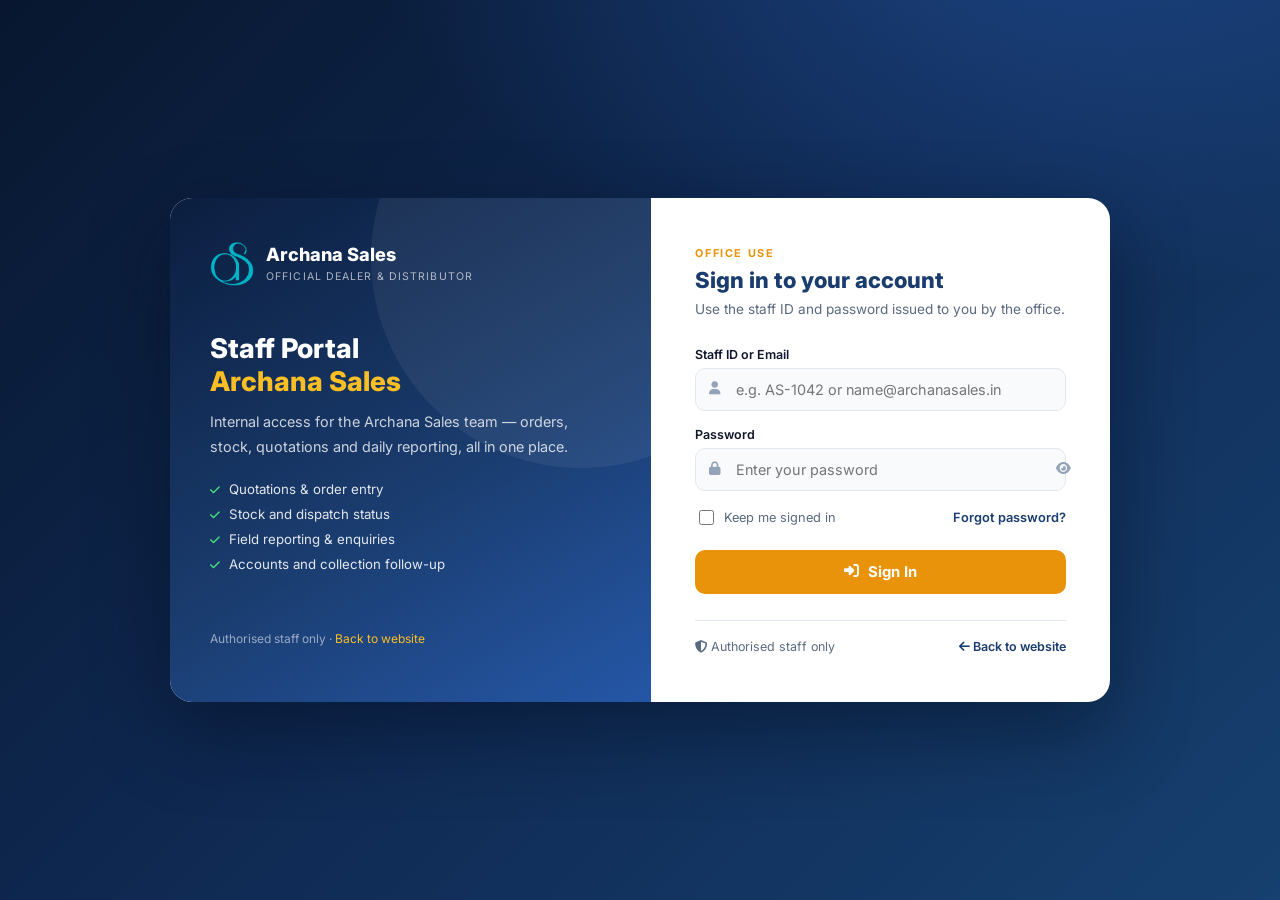
<file: login.html>
<!DOCTYPE html>
<html lang="en" class="no-js">
<head>
  <meta charset="UTF-8"/>
  <meta name="viewport" content="width=device-width, initial-scale=1.0"/>
  <meta name="theme-color" content="#1a3c6e"/>
  <title>Staff Login – Archana Sales</title>
  <meta name="description" content="Internal staff login for Archana Sales, Raipur."/>
  <meta name="robots" content="noindex, nofollow"/>
  <link rel="preconnect" href="https://fonts.googleapis.com"/>
  <link rel="preconnect" href="https://fonts.gstatic.com" crossorigin/>
  <link href="https://fonts.googleapis.com/css2?family=Inter:wght@300;400;500;600;700;800&amp;display=swap" rel="stylesheet"/>
  <link rel="stylesheet" href="https://cdnjs.cloudflare.com/ajax/libs/font-awesome/6.5.0/css/all.min.css"/>
  <link rel="icon" type="image/png" sizes="32x32" href="assets/png/logo-32.png"/>
  <link rel="icon" type="image/png" sizes="16x16" href="assets/png/logo-16.png"/>
  <link rel="apple-touch-icon" sizes="180x180" href="assets/png/logo-256.png"/>
  <style>
    :root{
      --primary:#1a3c6e; --primary-light:#2557a7; --primary-dark:#0b1e3f;
      --accent:#e8930a; --accent-dark:#c47a07;
      --text:#0f172a; --muted:#5a6a80; --border:#e2e8f0;
    }
    *{box-sizing:border-box;}
    body{
      margin:0; min-height:100vh;
      font-family:'Inter',system-ui,-apple-system,'Segoe UI',sans-serif;
      color:var(--text);
      background:
        radial-gradient(1100px 620px at 82% -10%, rgba(37,87,167,.55), transparent 62%),
        linear-gradient(135deg, #08172f 0%, #0f2952 48%, #16406f 100%);
      display:flex; align-items:center; justify-content:center;
      padding:32px 20px;
    }
    .login-shell{
      width:100%; max-width:940px;
      display:grid; grid-template-columns:1.05fr 1fr;
      background:#fff; border-radius:22px; overflow:hidden;
      box-shadow:0 30px 80px rgba(3,12,28,.45);
    }

    /* ── Left: brand panel ── */
    .login-brand{
      background:linear-gradient(150deg,var(--primary-dark) 0%,var(--primary) 55%,var(--primary-light) 100%);
      color:#fff; padding:44px 40px; position:relative; overflow:hidden;
      display:flex; flex-direction:column; justify-content:space-between;
    }
    .login-brand::after{
      content:''; position:absolute; width:420px; height:420px; border-radius:50%;
      background:#fff; opacity:.06; top:-150px; right:-140px;
    }
    .lb-logo{display:flex; align-items:center; gap:12px; position:relative; z-index:1;}
    .lb-logo img{height:44px; width:auto;}
    .lb-logo .name{font-size:1.14rem; font-weight:800; line-height:1.1;}
    .lb-logo .sub{font-size:.66rem; text-transform:uppercase; letter-spacing:1.1px; color:rgba(255,255,255,.65);}
    .lb-body{position:relative; z-index:1; margin:36px 0;}
    .lb-body h1{font-size:1.7rem; font-weight:800; line-height:1.2; margin:0 0 12px;}
    .lb-body h1 span{color:#fbbf24;}
    .lb-body p{font-size:.9rem; line-height:1.7; color:rgba(255,255,255,.78); margin:0;}
    .lb-list{list-style:none; padding:0; margin:22px 0 0; display:grid; gap:9px; position:relative; z-index:1;}
    .lb-list li{display:flex; align-items:flex-start; gap:9px; font-size:.83rem; color:rgba(255,255,255,.88);}
    .lb-list i{color:#4ade80; font-size:.7rem; margin-top:4px;}
    .lb-foot{position:relative; z-index:1; font-size:.75rem; color:rgba(255,255,255,.55);}
    .lb-foot a{color:#fbbf24; text-decoration:none;}

    /* ── Right: form ── */
    .login-form{padding:48px 44px; display:flex; flex-direction:column; justify-content:center;}
    .lf-head{margin-bottom:26px;}
    .lf-head .eyebrow{
      font-size:.68rem; font-weight:700; letter-spacing:1.6px;
      text-transform:uppercase; color:var(--accent); display:block; margin-bottom:7px;
    }
    .lf-head h2{font-size:1.38rem; font-weight:800; color:var(--primary); margin:0 0 6px;}
    .lf-head p{font-size:.85rem; color:var(--muted); margin:0; line-height:1.6;}

    .field{margin-bottom:16px;}
    .field label{display:block; font-size:.78rem; font-weight:600; color:var(--text); margin-bottom:6px;}
    .input-wrap{position:relative;}
    .input-wrap i{
      position:absolute; left:14px; top:50%; transform:translateY(-50%);
      color:#94a3b8; font-size:.82rem; pointer-events:none;
    }
    .field input{
      width:100%; padding:12px 14px 12px 40px;
      border:1.5px solid var(--border); border-radius:10px;
      font-family:inherit; font-size:.9rem; color:var(--text);
      background:#f8fafc; transition:border-color .2s, background .2s, box-shadow .2s;
    }
    .field input:focus{
      outline:none; border-color:var(--primary-light); background:#fff;
      box-shadow:0 0 0 3px rgba(37,87,167,.13);
    }
    .pw-toggle{
      position:absolute; right:8px; top:50%; transform:translateY(-50%);
      background:none; border:0; color:#94a3b8; cursor:pointer;
      padding:8px; font-size:.85rem; border-radius:6px;
    }
    .pw-toggle:hover{color:var(--primary);}

    .row-between{
      display:flex; align-items:center; justify-content:space-between;
      gap:12px; flex-wrap:wrap; margin:4px 0 22px;
    }
    .remember{display:flex; align-items:center; gap:7px; font-size:.8rem; color:var(--muted); cursor:pointer;}
    .remember input{accent-color:var(--primary); width:15px; height:15px;}
    .link-muted{font-size:.8rem; color:var(--primary); text-decoration:none; font-weight:600;}
    .link-muted:hover{color:var(--accent);}

    .btn-login{
      width:100%; padding:13px; border:0; border-radius:10px;
      background:var(--accent); color:#fff;
      font-family:inherit; font-size:.93rem; font-weight:700;
      cursor:pointer; display:inline-flex; align-items:center; justify-content:center; gap:9px;
      transition:background .2s, transform .15s, box-shadow .2s;
    }
    .btn-login:hover{background:var(--accent-dark); transform:translateY(-2px); box-shadow:0 8px 22px rgba(232,147,10,.34);}
    .btn-login:active{transform:translateY(0);}

    .notice{
      display:none; margin-top:18px; padding:12px 14px; border-radius:10px;
      background:#fffbeb; border:1px solid #fde68a; color:#92400e;
      font-size:.82rem; line-height:1.6;
    }
    .notice.show{display:block;}
    .notice i{margin-right:6px;}

    .lf-foot{
      margin-top:26px; padding-top:18px; border-top:1px solid var(--border);
      display:flex; align-items:center; justify-content:space-between; gap:12px; flex-wrap:wrap;
      font-size:.78rem; color:var(--muted);
    }
    .lf-foot a{color:var(--primary); text-decoration:none; font-weight:600;}
    .lf-foot a:hover{color:var(--accent);}

    @media (max-width:820px){
      .login-shell{grid-template-columns:1fr; max-width:460px;}
      .login-brand{padding:32px 28px;}
      .lb-body{margin:24px 0;}
      .lb-body h1{font-size:1.4rem;}
      .lb-list{display:none;}
      .login-form{padding:34px 28px 38px;}
    }
  </style>
</head>
<body>

<main class="login-shell">

  <!-- Brand panel -->
  <section class="login-brand">
    <a class="lb-logo" href="index.html" style="text-decoration:none;color:inherit;">
      <img src="assets/Logo.png" alt="Archana Sales"/>
      <span>
        <span class="name" style="display:block;">Archana Sales</span>
        <span class="sub">Official Dealer &amp; Distributor</span>
      </span>
    </a>

    <div class="lb-body">
      <h1>Staff Portal<br/><span>Archana Sales</span></h1>
      <p>Internal access for the Archana Sales team &mdash; orders, stock, quotations and daily reporting, all in one place.</p>
      <ul class="lb-list">
        <li><i class="fas fa-check"></i> Quotations &amp; order entry</li>
        <li><i class="fas fa-check"></i> Stock and dispatch status</li>
        <li><i class="fas fa-check"></i> Field reporting &amp; enquiries</li>
        <li><i class="fas fa-check"></i> Accounts and collection follow-up</li>
      </ul>
    </div>

    <p class="lb-foot">
      Authorised staff only &middot; <a href="index.html">Back to website</a>
    </p>
  </section>

  <!-- Login form -->
  <section class="login-form">
    <div class="lf-head">
      <span class="eyebrow">Office Use</span>
      <h2>Sign in to your account</h2>
      <p>Use the staff ID and password issued to you by the office.</p>
    </div>

    <form id="staffLogin" novalidate>
      <div class="field">
        <label for="staff-id">Staff ID or Email</label>
        <div class="input-wrap">
          <i class="fas fa-user" aria-hidden="true"></i>
          <input type="text" id="staff-id" name="staffId" autocomplete="username"
                 placeholder="e.g. AS-1042 or name@archanasales.in" required/>
        </div>
      </div>

      <div class="field">
        <label for="staff-pw">Password</label>
        <div class="input-wrap">
          <i class="fas fa-lock" aria-hidden="true"></i>
          <input type="password" id="staff-pw" name="password" autocomplete="current-password"
                 placeholder="Enter your password" required/>
          <button type="button" class="pw-toggle" id="pwToggle"
                  aria-label="Show password" title="Show password">
            <i class="fas fa-eye" aria-hidden="true"></i>
          </button>
        </div>
      </div>

      <div class="row-between">
        <label class="remember"><input type="checkbox" id="remember"/> Keep me signed in</label>
        <a class="link-muted" href="https://wa.me/919425508151?text=Hello%2C%20I%20need%20help%20with%20my%20Archana%20Sales%20staff%20login."
           target="_blank" rel="noopener">Forgot password?</a>
      </div>

      <button type="submit" class="btn-login">
        <i class="fas fa-right-to-bracket" aria-hidden="true"></i> Sign In
      </button>

      <div class="notice" id="loginNotice" role="status">
        <i class="fas fa-circle-info" aria-hidden="true"></i>
        <span id="loginNoticeText"></span>
      </div>
    </form>

    <div class="lf-foot">
      <span><i class="fas fa-shield-halved" aria-hidden="true"></i> Authorised staff only</span>
      <a href="index.html"><i class="fas fa-arrow-left"></i> Back to website</a>
    </div>
  </section>

</main>

<script>
(function () {
  var form   = document.getElementById('staffLogin');
  var pw     = document.getElementById('staff-pw');
  var toggle = document.getElementById('pwToggle');
  var notice = document.getElementById('loginNotice');
  var text   = document.getElementById('loginNoticeText');

  toggle.addEventListener('click', function () {
    var show = pw.type === 'password';
    pw.type = show ? 'text' : 'password';
    toggle.querySelector('i').className = show ? 'fas fa-eye-slash' : 'fas fa-eye';
    toggle.setAttribute('aria-label', show ? 'Hide password' : 'Show password');
    toggle.setAttribute('title',      show ? 'Hide password' : 'Show password');
  });

  function say(msg) { text.textContent = msg; notice.classList.add('show'); }

  form.addEventListener('submit', function (e) {
    e.preventDefault();
    var id = document.getElementById('staff-id').value.trim();
    if (!id || !pw.value) { say('Please enter both your staff ID and password.'); return; }

    /* The staff portal is not connected yet. Point this at your ERP /
       Apps Script / server endpoint when it is ready — for example:
         window.location.href = 'https://portal.archanasales.in/?u=' + encodeURIComponent(id);
    */
    say('The staff portal is not connected yet. Please contact the office on 9425508151 for access.');
  });
})();
</script>

</body>
</html>
</file>
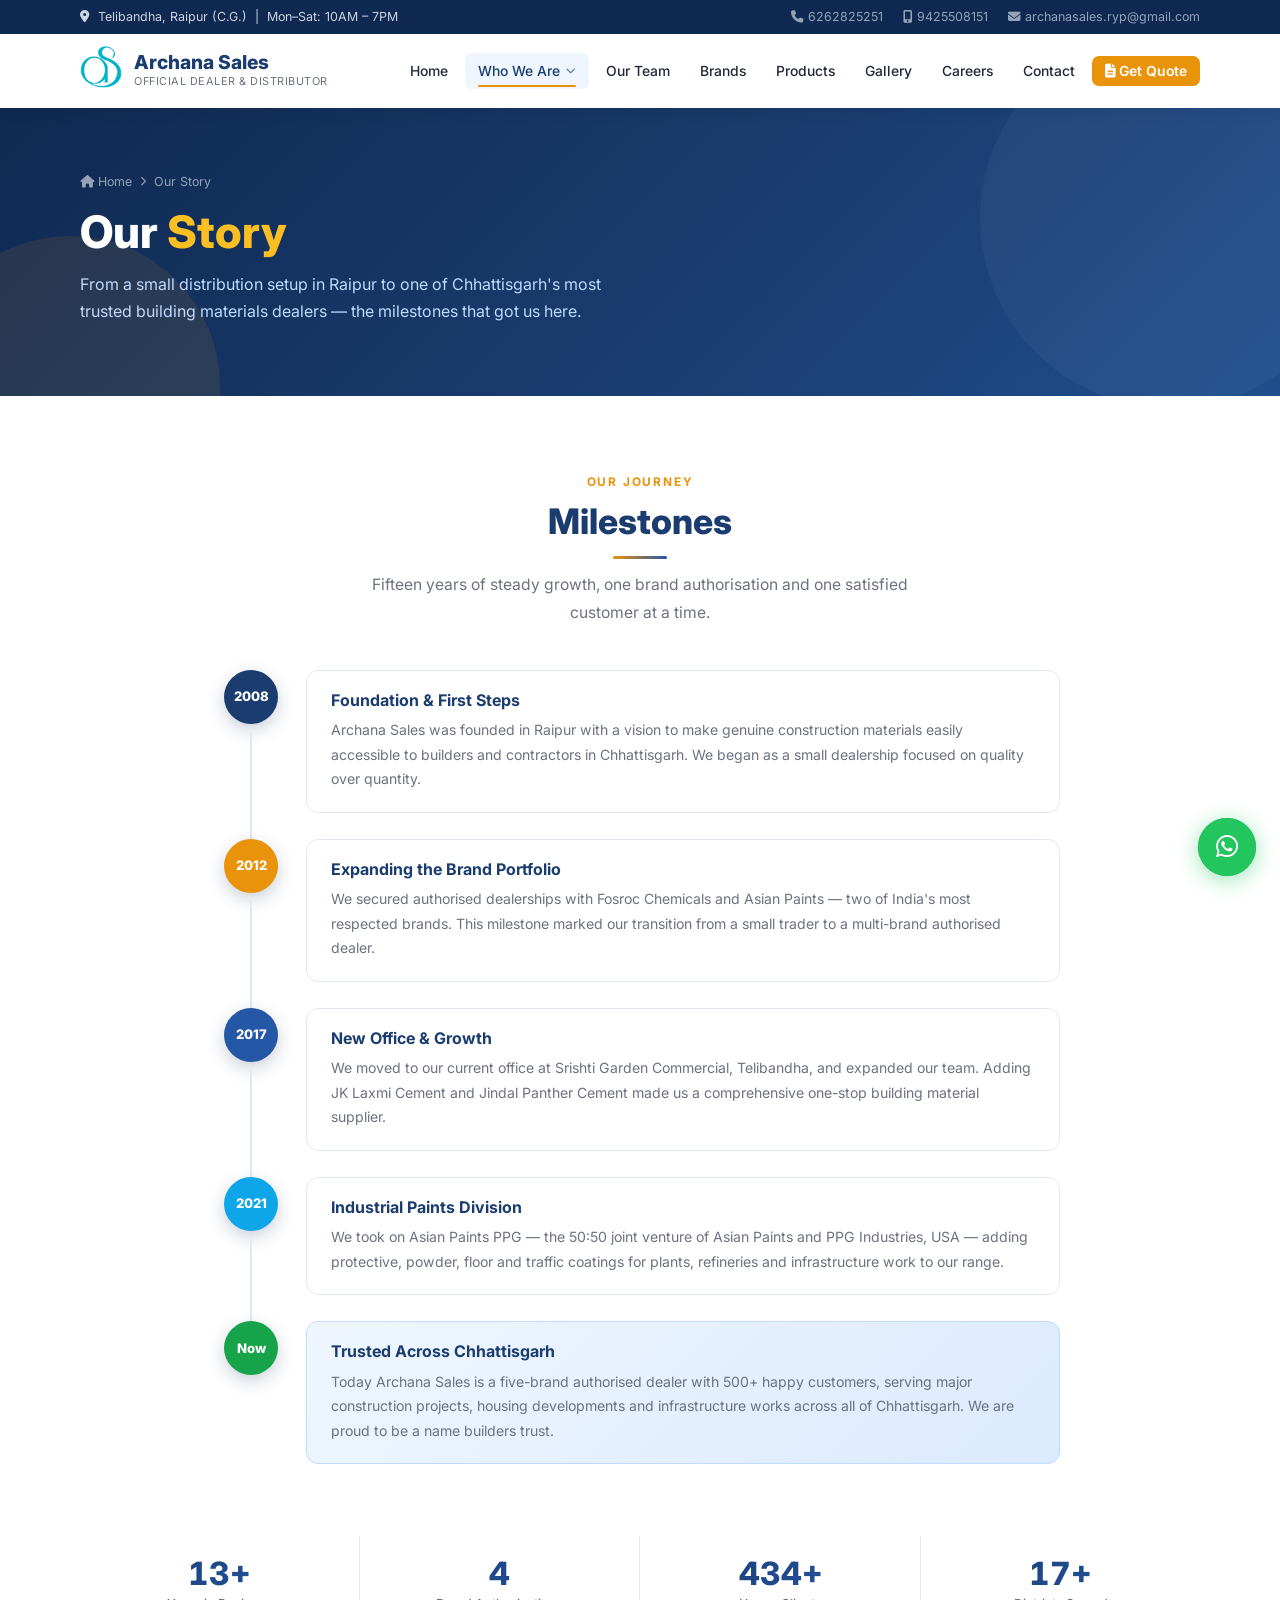
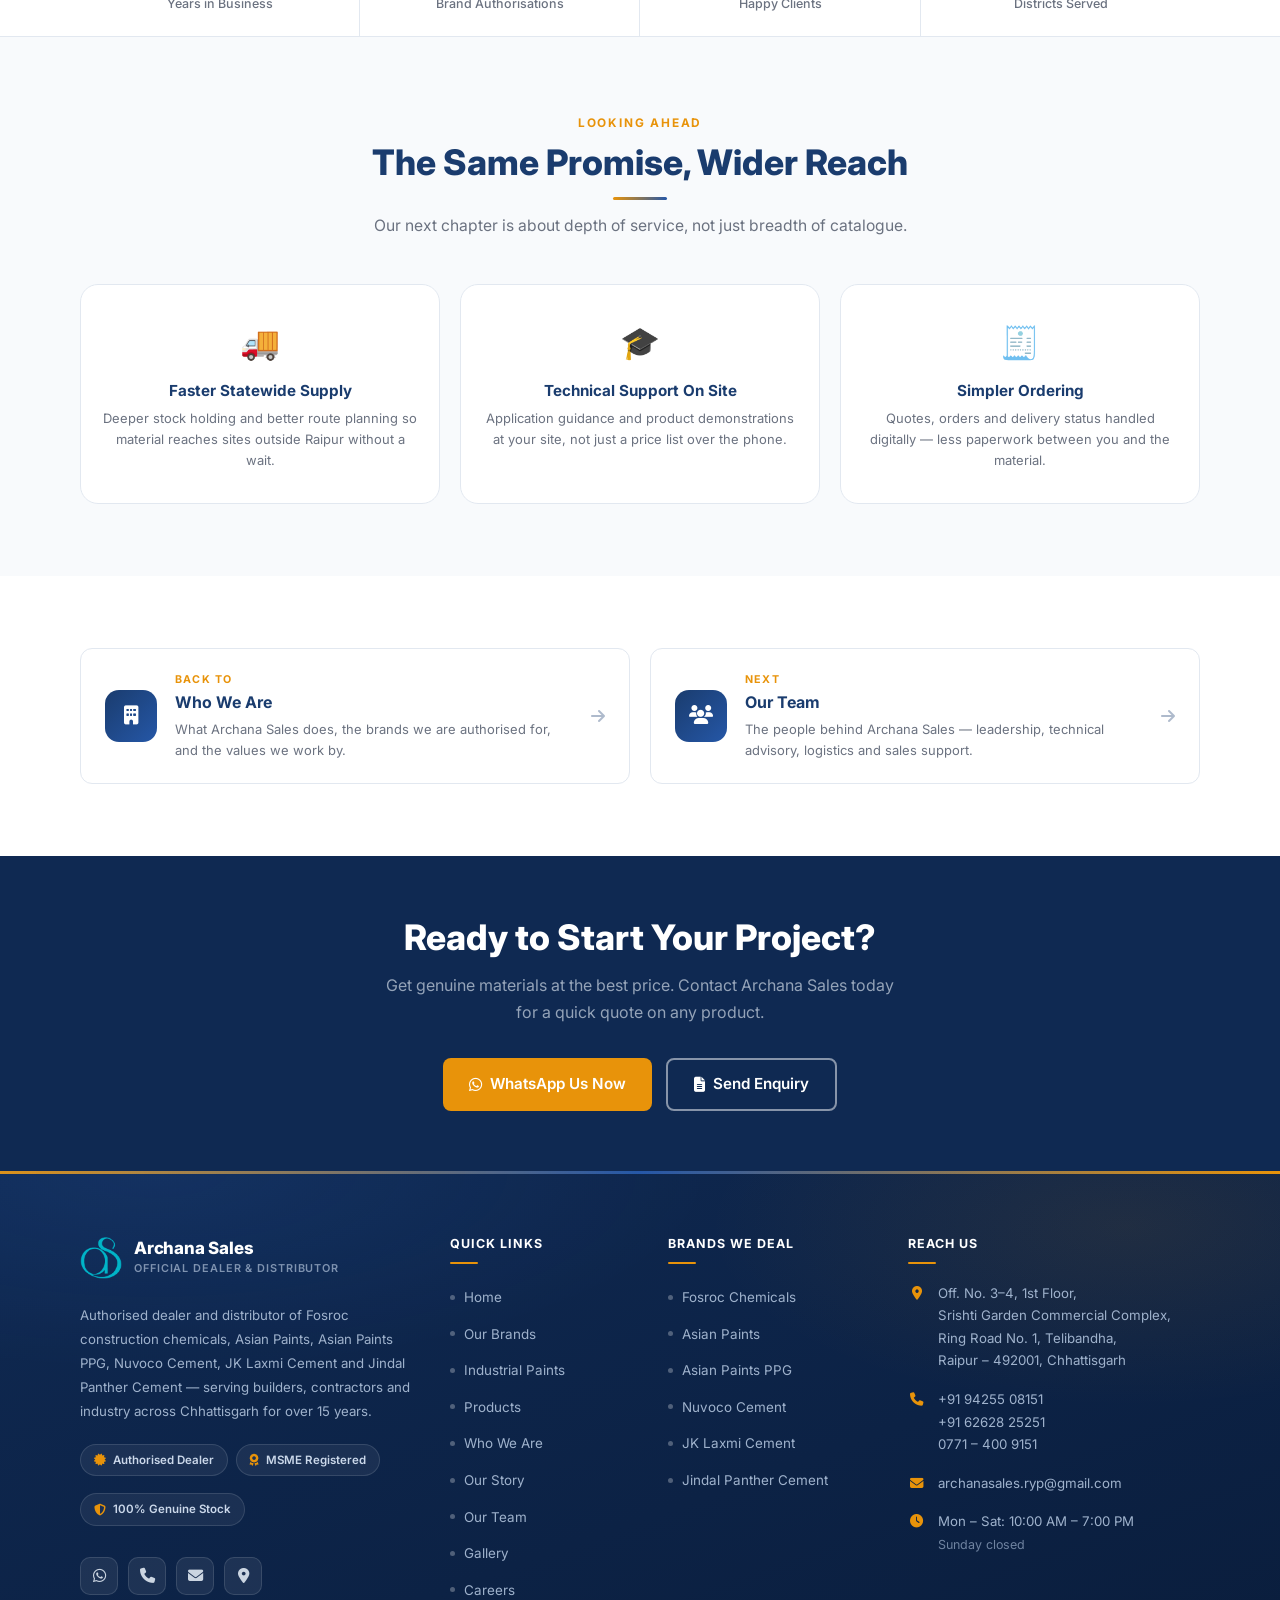
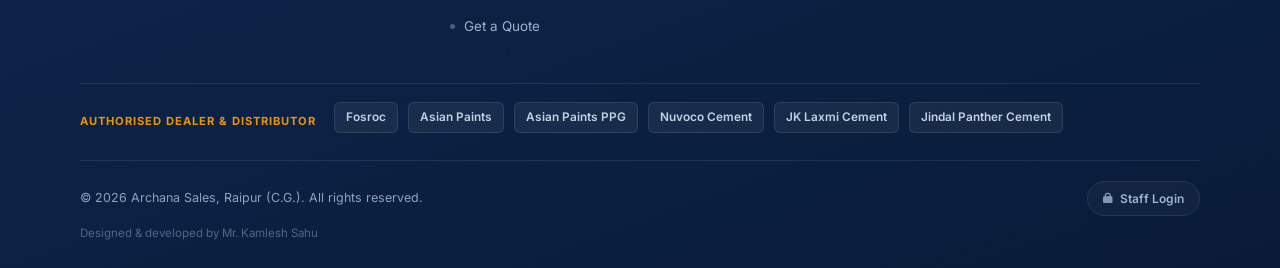
<file: our-story.html>
<!DOCTYPE html>
<html lang="en" class="no-js">
<head>
  <meta charset="UTF-8"/>
  <meta name="viewport" content="width=device-width, initial-scale=1.0"/>
  <meta name="theme-color" content="#1a3c6e"/>
  <title>Our Story – Archana Sales | 15+ Years in Raipur, Chhattisgarh</title>
  <meta name="description" content="The Archana Sales story — from a small Raipur distribution setup founded in 2008 to a five-brand authorised dealer serving builders and industry across Chhattisgarh."/>
  <meta name="author" content="Archana Sales"/>
  <meta name="robots" content="index, follow"/>
  <link rel="canonical" href="our-story.html"/>

  <meta property="og:type" content="website"/>
  <meta property="og:title" content="Our Story – Archana Sales | 15+ Years in Raipur, Chhattisgarh"/>
  <meta property="og:description" content="The Archana Sales story — from a small Raipur distribution setup founded in 2008 to a five-brand authorised dealer serving builders and industry across Chhattisgarh."/>
  <meta property="og:image" content="assets/Logo.png"/>
  <meta name="twitter:card" content="summary_large_image"/>

  <link rel="preconnect" href="https://fonts.googleapis.com"/>
  <link rel="preconnect" href="https://fonts.gstatic.com" crossorigin/>
  <link rel="preconnect" href="https://cdnjs.cloudflare.com"/>
  <link href="https://fonts.googleapis.com/css2?family=Inter:wght@300;400;500;600;700;800&amp;display=swap" rel="stylesheet"/>
  <link rel="stylesheet" href="https://cdnjs.cloudflare.com/ajax/libs/font-awesome/6.5.0/css/all.min.css"/>
  <link rel="stylesheet" href="styles.css"/>
  <link rel="icon" type="image/png" sizes="32x32" href="assets/png/logo-32.png"/>
  <link rel="icon" type="image/png" sizes="16x16" href="assets/png/logo-16.png"/>
  <link rel="icon" type="image/png" sizes="192x192" href="assets/png/logo-256.png"/>
  <link rel="apple-touch-icon" sizes="180x180" href="assets/png/logo-256.png"/>
  <link rel="mask-icon" href="assets/Logo.png" color="#1a3c6e"/>
</head>
<body>

<!-- PAGE LOADER -->
<div id="preloader">
  <div class="pl-mark"><img src="assets/Logo.png" alt="Archana Sales" width="58" height="58"/></div>
  <div class="pl-bar"><span></span></div>
</div>

<a href="#main" class="skip-link">Skip to main content</a>

<!-- TOP BAR -->
<div class="topbar">
  <div class="container">
    <span><i class="fas fa-map-marker-alt"></i> Telibandha, Raipur (C.G.) &nbsp;|&nbsp; Mon–Sat: 10AM – 7PM</span>
    <div>
      <a href="tel:6262825251"><i class="fas fa-phone"></i>6262825251</a>
      <a href="tel:9425508151"><i class="fas fa-mobile-alt"></i>9425508151</a>
      <a href="mailto:archanasales.ryp@gmail.com"><i class="fas fa-envelope"></i>archanasales.ryp@gmail.com</a>
    </div>
  </div>
</div>

<!-- NAVBAR -->
<nav>
  <div class="container">
    <div class="nav-inner">
      <a href="index.html" class="logo" aria-label="Archana Sales — home">
        <div><img src="assets/Logo.png" alt="Archana Sales logo" style="height:42px; width:auto;"/></div>
        <div class="logo-text">
          <div class="brand">Archana Sales</div>
          <div class="tagline">Official Dealer &amp; Distributor</div>
        </div>
      </a>
      <button class="hamburger" type="button" aria-label="Menu" aria-expanded="false"><i class="fas fa-bars"></i></button>
      <ul class="nav-links">
        <li><a href="index.html">Home</a></li>
        <li class="has-sub has-sub-active">
          <a href="who-we-are.html" class="sub-parent active">Who We Are <i class="fas fa-chevron-down sub-caret" aria-hidden="true"></i></a>
          <button class="sub-toggle" type="button" aria-label="Toggle Who We Are submenu" aria-expanded="false"><i class="fas fa-chevron-down" aria-hidden="true"></i></button>
          <ul class="sub-menu">
            <li><a href="who-we-are.html">Who We Are</a></li>
            <li><a href="our-story.html" class="active">Our Story</a></li>
          </ul>
        </li>
        <li><a href="our-team.html">Our Team</a></li>
        <li><a href="index.html#brands">Brands</a></li>
        <li><a href="index.html#products">Products</a></li>
        <li><a href="gallery.html">Gallery</a></li>
        <li><a href="careers.html">Careers</a></li>
        <li><a href="index.html#contact">Contact</a></li>
        <li><a href="index.html#order" class="nav-cta"><i class="fas fa-file-alt"></i> Get Quote</a></li>
      </ul>
    </div>
  </div>
</nav>

<main id="main">

<!-- PAGE HERO -->
<div class="page-hero">
  <div class="container">
    <div class="breadcrumb">
      <a href="index.html"><i class="fas fa-home"></i> Home</a>
      <i class="fas fa-chevron-right" style="font-size:0.6rem"></i>
      <span>Our Story</span>
    </div>
    <h1>Our <span>Story</span></h1>
    <p>From a small distribution setup in Raipur to one of Chhattisgarh's most trusted building materials dealers — the milestones that got us here.</p>
  </div>
</div>

<!-- TIMELINE -->
<section style="background:white;">
  <div class="container">
    <div class="section-header centered">
      <span class="section-label">Our Journey</span>
      <h2 class="section-title">Milestones</h2>
      <p class="section-subtitle">Fifteen years of steady growth, one brand authorisation and one satisfied customer at a time.</p>
    </div>
    <div class="timeline">
      <div class="ts-step">
        <div class="ts-marker">
          <div class="ts-year" style="background:var(--primary);">2008</div>
          <div class="ts-line"></div>
        </div>
        <div class="ts-card">
          <h3>Foundation &amp; First Steps</h3>
          <p>Archana Sales was founded in Raipur with a vision to make genuine construction materials easily accessible to builders and contractors in Chhattisgarh. We began as a small dealership focused on quality over quantity.</p>
        </div>
      </div>
      <div class="ts-step">
        <div class="ts-marker">
          <div class="ts-year" style="background:var(--accent);">2012</div>
          <div class="ts-line"></div>
        </div>
        <div class="ts-card">
          <h3>Expanding the Brand Portfolio</h3>
          <p>We secured authorised dealerships with Fosroc Chemicals and Asian Paints &mdash; two of India's most respected brands. This milestone marked our transition from a small trader to a multi-brand authorised dealer.</p>
        </div>
      </div>
      <div class="ts-step">
        <div class="ts-marker">
          <div class="ts-year" style="background:var(--primary-light);">2017</div>
          <div class="ts-line"></div>
        </div>
        <div class="ts-card">
          <h3>New Office &amp; Growth</h3>
          <p>We moved to our current office at Srishti Garden Commercial, Telibandha, and expanded our team. Adding JK Laxmi Cement and Jindal Panther Cement made us a comprehensive one-stop building material supplier.</p>
        </div>
      </div>
      <div class="ts-step">
        <div class="ts-marker">
          <div class="ts-year" style="background:#0ea5e9;">2021</div>
          <div class="ts-line"></div>
        </div>
        <div class="ts-card">
          <h3>Industrial Paints Division</h3>
          <p>We took on Asian Paints PPG &mdash; the 50:50 joint venture of Asian Paints and PPG Industries, USA &mdash; adding protective, powder, floor and traffic coatings for plants, refineries and infrastructure work to our range.</p>
        </div>
      </div>
      <div class="ts-step">
        <div class="ts-marker">
          <div class="ts-year" style="background:#16a34a;">Now</div>
          
        </div>
        <div class="ts-card ts-card-now">
          <h3>Trusted Across Chhattisgarh</h3>
          <p>Today Archana Sales is a five-brand authorised dealer with 500+ happy customers, serving major construction projects, housing developments and infrastructure works across all of Chhattisgarh. We are proud to be a name builders trust.</p>
        </div>
      </div>
    </div>
  </div>
</section>

<!-- BY THE NUMBERS -->
<div class="stats-bar">
  <div class="container">
    <div class="stats-inner">
      <div class="stat-item">
        <div class="stat-number" data-target="15" data-suffix="+">15+</div>
        <div class="stat-label">Years in Business</div>
      </div>
      <div class="stat-item">
        <div class="stat-number" data-target="5" data-suffix="">5</div>
        <div class="stat-label">Brand Authorisations</div>
      </div>
      <div class="stat-item">
        <div class="stat-number" data-target="500" data-suffix="+">500+</div>
        <div class="stat-label">Happy Clients</div>
      </div>
      <div class="stat-item">
        <div class="stat-number" data-target="20" data-suffix="+">20+</div>
        <div class="stat-label">Districts Served</div>
      </div>
    </div>
  </div>
</div>

<!-- PROMISE -->
<section style="background:var(--bg);">
  <div class="container">
    <div class="section-header centered">
      <span class="section-label">Looking Ahead</span>
      <h2 class="section-title">The Same Promise, Wider Reach</h2>
      <p class="section-subtitle">Our next chapter is about depth of service, not just breadth of catalogue.</p>
    </div>
    <div class="values-grid">
      <div class="value-card">
        <span class="value-icon">🚚</span>
        <h3>Faster Statewide Supply</h3>
        <p>Deeper stock holding and better route planning so material reaches sites outside Raipur without a wait.</p>
      </div>
      <div class="value-card">
        <span class="value-icon">🎓</span>
        <h3>Technical Support On Site</h3>
        <p>Application guidance and product demonstrations at your site, not just a price list over the phone.</p>
      </div>
      <div class="value-card">
        <span class="value-icon">🧾</span>
        <h3>Simpler Ordering</h3>
        <p>Quotes, orders and delivery status handled digitally &mdash; less paperwork between you and the material.</p>
      </div>
    </div>
  </div>
</section>

<!-- NEXT STEPS -->
<section style="background:white;">
  <div class="container">
    <div class="next-pages">
      <a class="next-card" href="who-we-are.html">
        <span class="next-icon"><i class="fas fa-building"></i></span>
        <span class="next-body">
          <span class="next-label">Back to</span>
          <span class="next-title">Who We Are</span>
          <span class="next-desc">What Archana Sales does, the brands we are authorised for, and the values we work by.</span>
        </span>
        <i class="fas fa-arrow-right next-arrow"></i>
      </a>
      <a class="next-card" href="our-team.html">
        <span class="next-icon"><i class="fas fa-users"></i></span>
        <span class="next-body">
          <span class="next-label">Next</span>
          <span class="next-title">Our Team</span>
          <span class="next-desc">The people behind Archana Sales — leadership, technical advisory, logistics and sales support.</span>
        </span>
        <i class="fas fa-arrow-right next-arrow"></i>
      </a>
    </div>
  </div>
</section>

<!-- CTA -->
<section class="page-cta">
  <div class="container">
    <h2>Ready to Start Your Project?</h2>
    <p>Get genuine materials at the best price. Contact Archana Sales today for a quick quote on any product.</p>
    <div class="page-cta-actions">
      <a href="https://wa.me/919425508151?text=Hello%20Archana%20Sales%2C%20I%20need%20a%20quote." target="_blank" rel="noopener" class="btn btn-primary"><i class="fab fa-whatsapp"></i> WhatsApp Us Now</a>
      <a href="index.html#order" class="btn btn-outline"><i class="fas fa-file-alt"></i> Send Enquiry</a>
    </div>
  </div>
</section>

</main>

<!-- FOOTER -->
<footer>
  <div class="container">

    <div class="footer-grid">

      <!-- Brand -->
      <div class="footer-brand">
        <a href="index.html" class="logo" aria-label="Archana Sales — home">
          <div><img src="assets/Logo.png" alt="Archana Sales logo" width="42" height="42" loading="lazy"/></div>
          <div class="logo-text">
            <div class="brand">Archana Sales</div>
            <div class="tagline">Official Dealer &amp; Distributor</div>
          </div>
        </a>
        <p>Authorised dealer and distributor of Fosroc construction chemicals, Asian Paints, Asian Paints PPG, Nuvoco Cement, JK Laxmi Cement and Jindal Panther Cement &mdash; serving builders, contractors and industry across Chhattisgarh for over 15 years.</p>

        <ul class="footer-badges">
          <li><i class="fas fa-certificate" aria-hidden="true"></i> Authorised Dealer</li>
          <li><i class="fas fa-award" aria-hidden="true"></i> MSME Registered</li>
          <li><i class="fas fa-shield-halved" aria-hidden="true"></i> 100% Genuine Stock</li>
        </ul>

        <div class="footer-social" role="list" aria-label="Ways to reach Archana Sales">
          <a href="https://wa.me/919425508151" target="_blank" rel="noopener" role="listitem" aria-label="Chat with us on WhatsApp" title="WhatsApp"><i class="fab fa-whatsapp" aria-hidden="true"></i></a>
          <a href="tel:9425508151" role="listitem" aria-label="Call Archana Sales" title="Call us"><i class="fas fa-phone" aria-hidden="true"></i></a>
          <a href="mailto:archanasales.ryp@gmail.com" role="listitem" aria-label="Email Archana Sales" title="Email us"><i class="fas fa-envelope" aria-hidden="true"></i></a>
          <a href="https://maps.google.com/?q=Shristhi+Garden+Complex,+Ring+Road+No.+1,+Telibandha,+Raipur,+Chhattisgarh+492001" target="_blank" rel="noopener" role="listitem" aria-label="Get directions to our office" title="Get directions"><i class="fas fa-location-dot" aria-hidden="true"></i></a>
        </div>
      </div>

      <!-- Quick links -->
      <nav class="footer-col" aria-labelledby="ft-links">
        <h4 id="ft-links">Quick Links</h4>
        <ul class="footer-links">
          <li><a href="index.html">Home</a></li>
          <li><a href="index.html#brands">Our Brands</a></li>
          <li><a href="index.html#ppg">Industrial Paints</a></li>
          <li><a href="index.html#products">Products</a></li>
          <li><a href="who-we-are.html">Who We Are</a></li>
          <li><a href="our-story.html">Our Story</a></li>
          <li><a href="our-team.html">Our Team</a></li>
          <li><a href="gallery.html">Gallery</a></li>
          <li><a href="careers.html">Careers</a></li>
          <li><a href="index.html#order">Get a Quote</a></li>
        </ul>
      </nav>

      <!-- Brands -->
      <nav class="footer-col" aria-labelledby="ft-brands">
        <h4 id="ft-brands">Brands We Deal</h4>
        <ul class="footer-links">
          <li><a href="index.html#brands">Fosroc Chemicals</a></li>
          <li><a href="index.html#brands">Asian Paints</a></li>
          <li><a href="index.html#ppg">Asian Paints PPG</a></li>
          <li><a href="index.html#brands">Nuvoco Cement</a></li>
          <li><a href="index.html#brands">JK Laxmi Cement</a></li>
          <li><a href="index.html#brands">Jindal Panther Cement</a></li>
        </ul>
      </nav>

      <!-- Reach us -->
      <div class="footer-col footer-contact">
        <h4>Reach Us</h4>

        <div class="ft-row">
          <i class="fas fa-location-dot" aria-hidden="true"></i>
          <address>
            Off. No. 3&ndash;4, 1st Floor,<br/>
            Srishti Garden Commercial Complex,<br/>
            Ring Road No.&nbsp;1, Telibandha,<br/>
            Raipur &ndash; 492001, Chhattisgarh
          </address>
        </div>

        <div class="ft-row">
          <i class="fas fa-phone" aria-hidden="true"></i>
          <div>
            <a href="tel:+919425508151">+91 94255 08151</a><br/>
            <a href="tel:+916262825251">+91 62628 25251</a><br/>
            <a href="tel:+917714009151">0771 &ndash; 400 9151</a>
          </div>
        </div>

        <div class="ft-row">
          <i class="fas fa-envelope" aria-hidden="true"></i>
          <div><a href="mailto:archanasales.ryp@gmail.com">archanasales.ryp@gmail.com</a></div>
        </div>

        <div class="ft-row">
          <i class="fas fa-clock" aria-hidden="true"></i>
          <div>Mon &ndash; Sat: 10:00 AM &ndash; 7:00 PM<br/><span class="ft-muted">Sunday closed</span></div>
        </div>
      </div>

    </div>

    <!-- Authorised dealer strip -->
    <div class="footer-dealer">
      <span class="fd-label">Authorised Dealer &amp; Distributor</span>
      <ul>
        <li>Fosroc</li>
        <li>Asian Paints</li>
        <li>Asian Paints PPG</li>
        <li>Nuvoco Cement</li>
        <li>JK Laxmi Cement</li>
        <li>Jindal Panther Cement</li>
      </ul>
    </div>

    <div class="footer-bottom">
      <p class="fb-copy">&copy; <span data-year>2026</span> Archana Sales, Raipur (C.G.). All rights reserved.</p>
      <p class="fb-credit">Designed &amp; developed by Mr. Kamlesh Sahu</p>
      <a class="fb-staff" href="login.html"><i class="fas fa-lock" aria-hidden="true"></i> Staff Login</a>
    </div>

  </div>
</footer>

<a href="https://wa.me/919425508151?text=Hello%20Archana%20Sales%2C%20I%20am%20interested%20in%20your%20products." target="_blank" rel="noopener" class="floating-wa" aria-label="Chat on WhatsApp" title="Chat on WhatsApp"><i class="fab fa-whatsapp"></i></a>

<script src="script.js"></script>
</body>
</html>
</file>
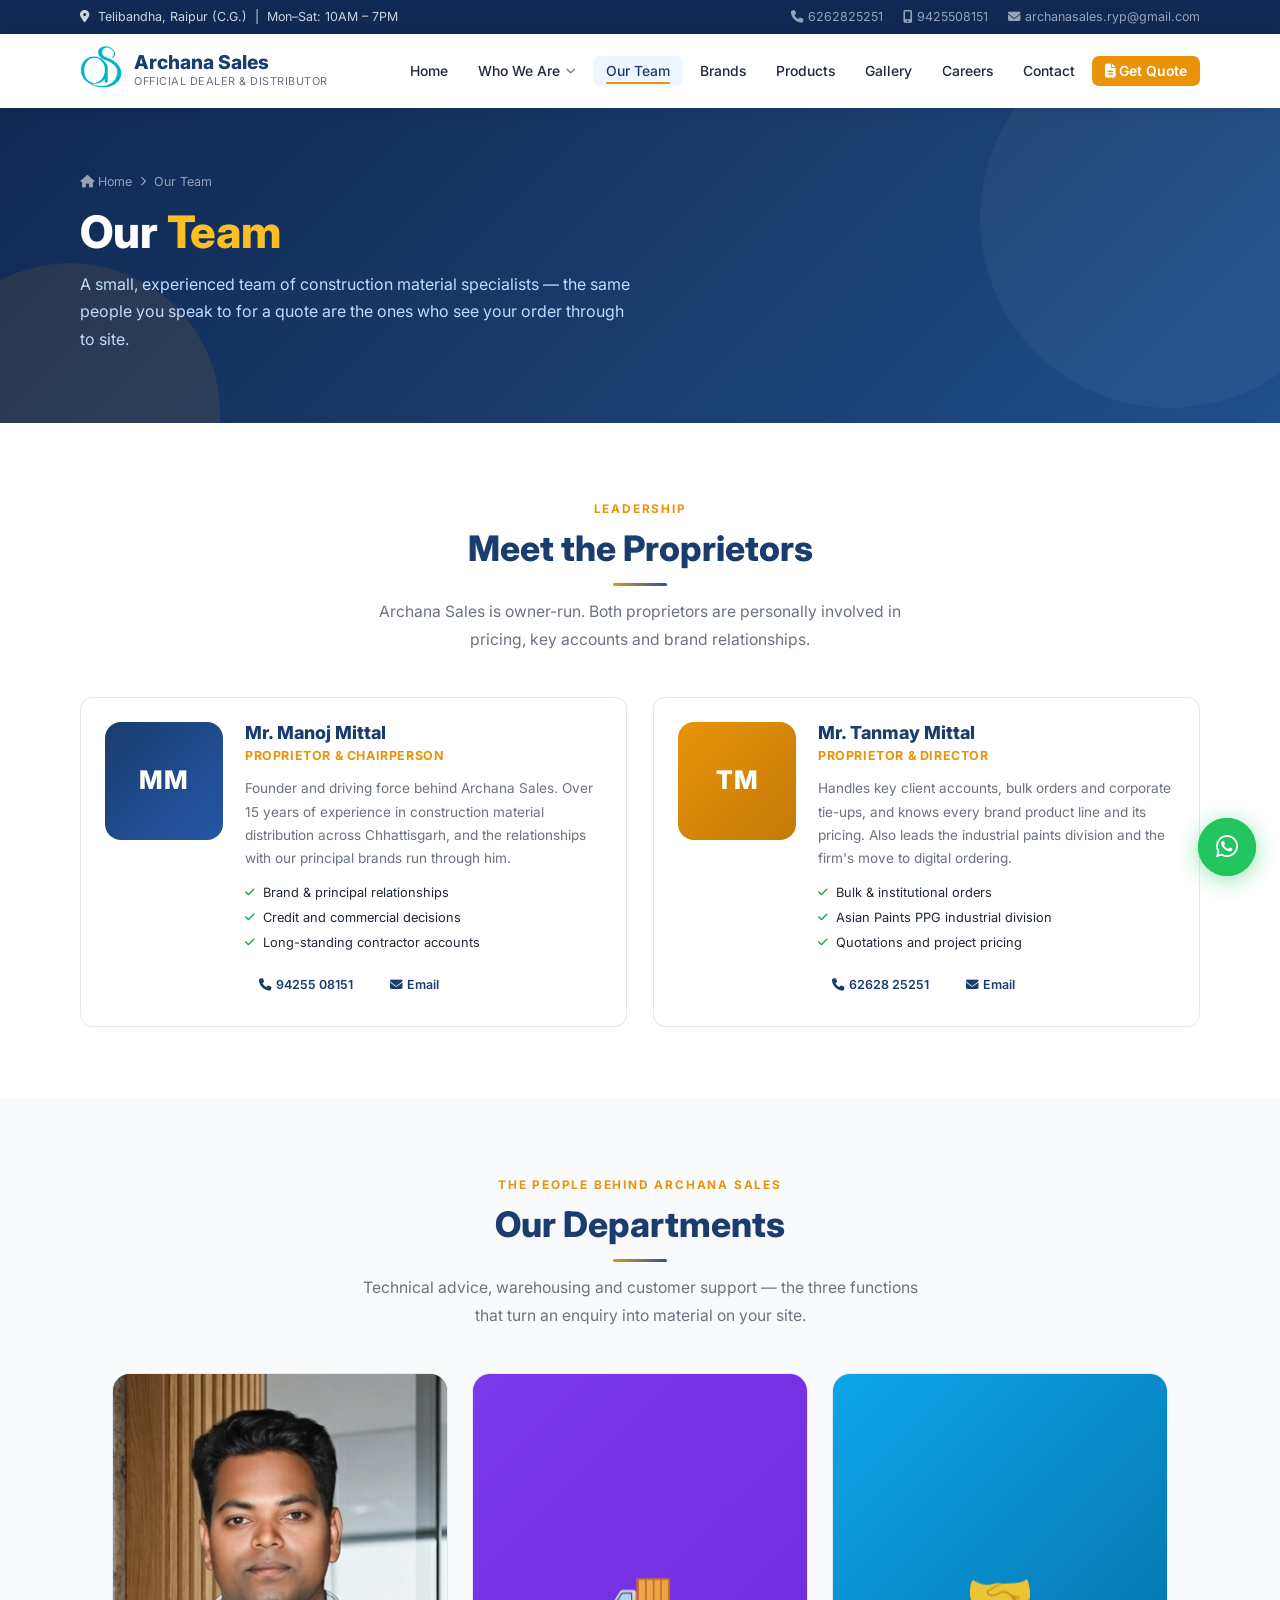
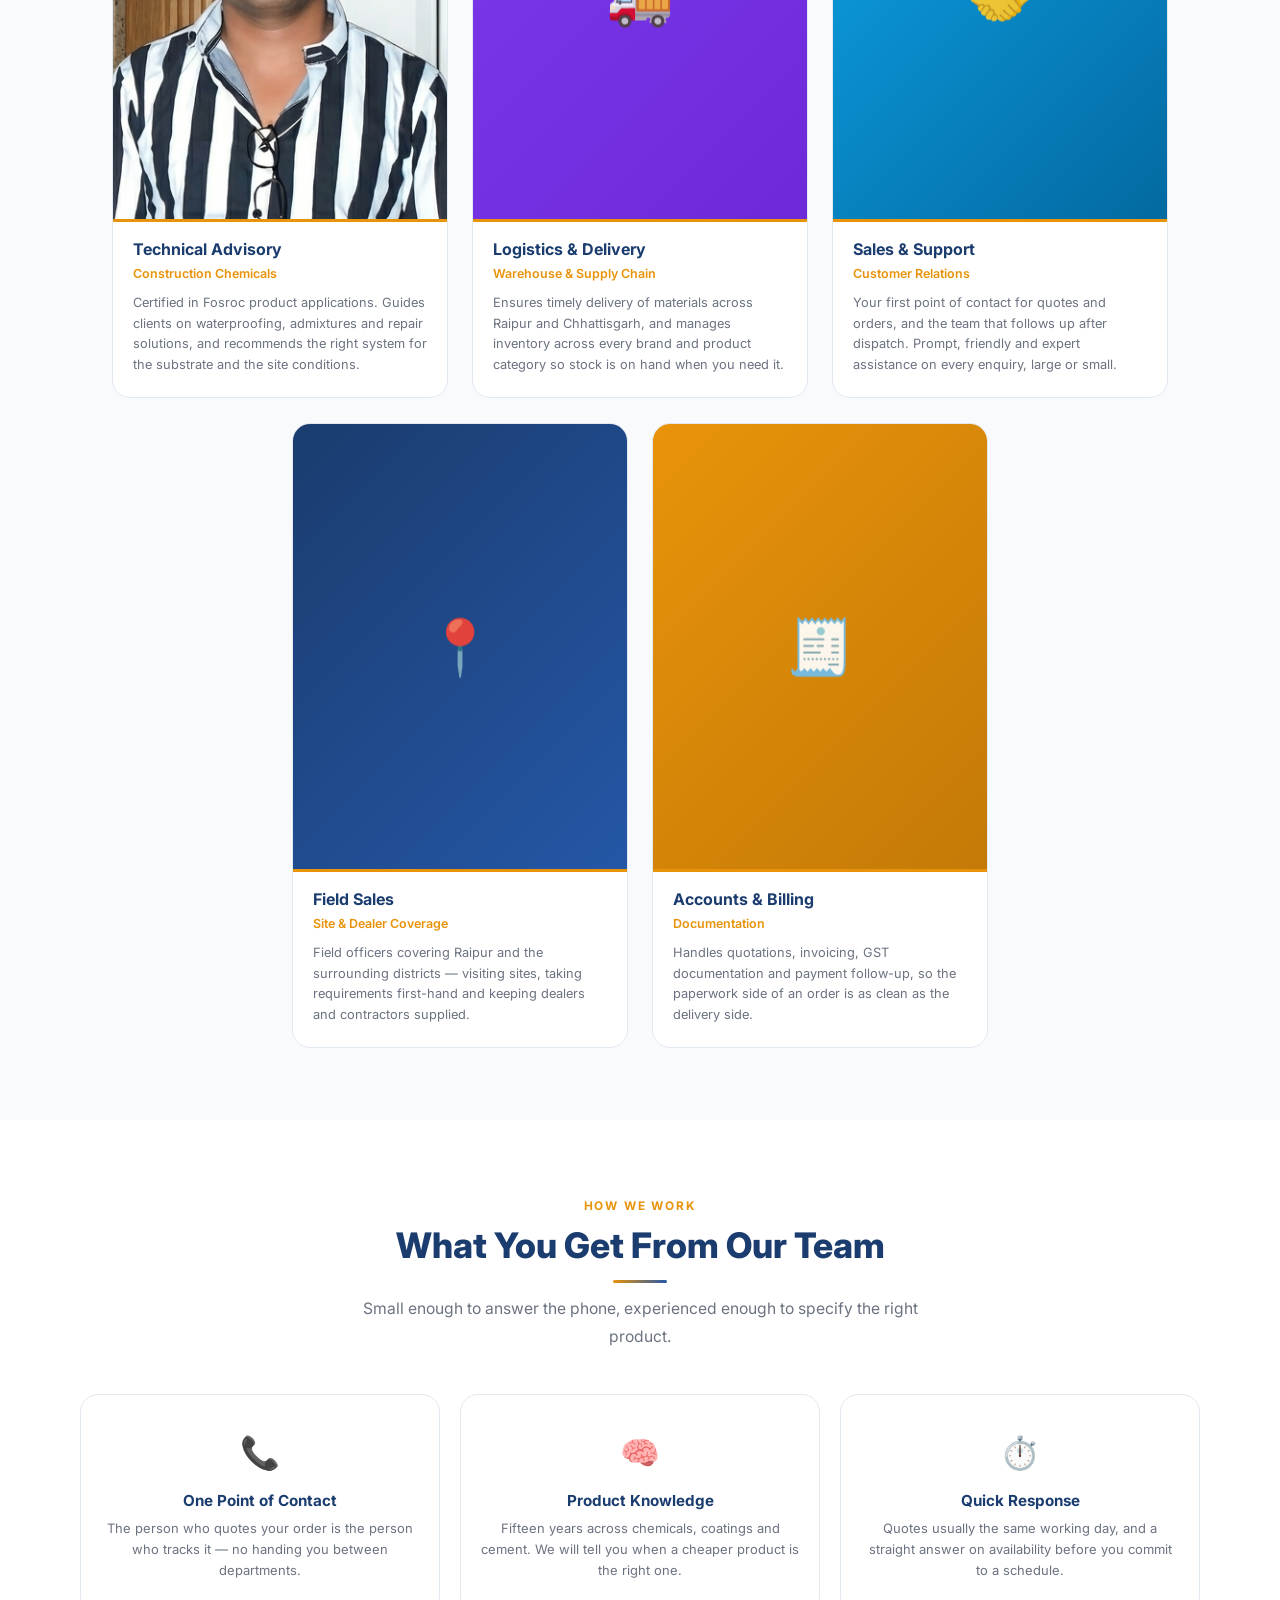
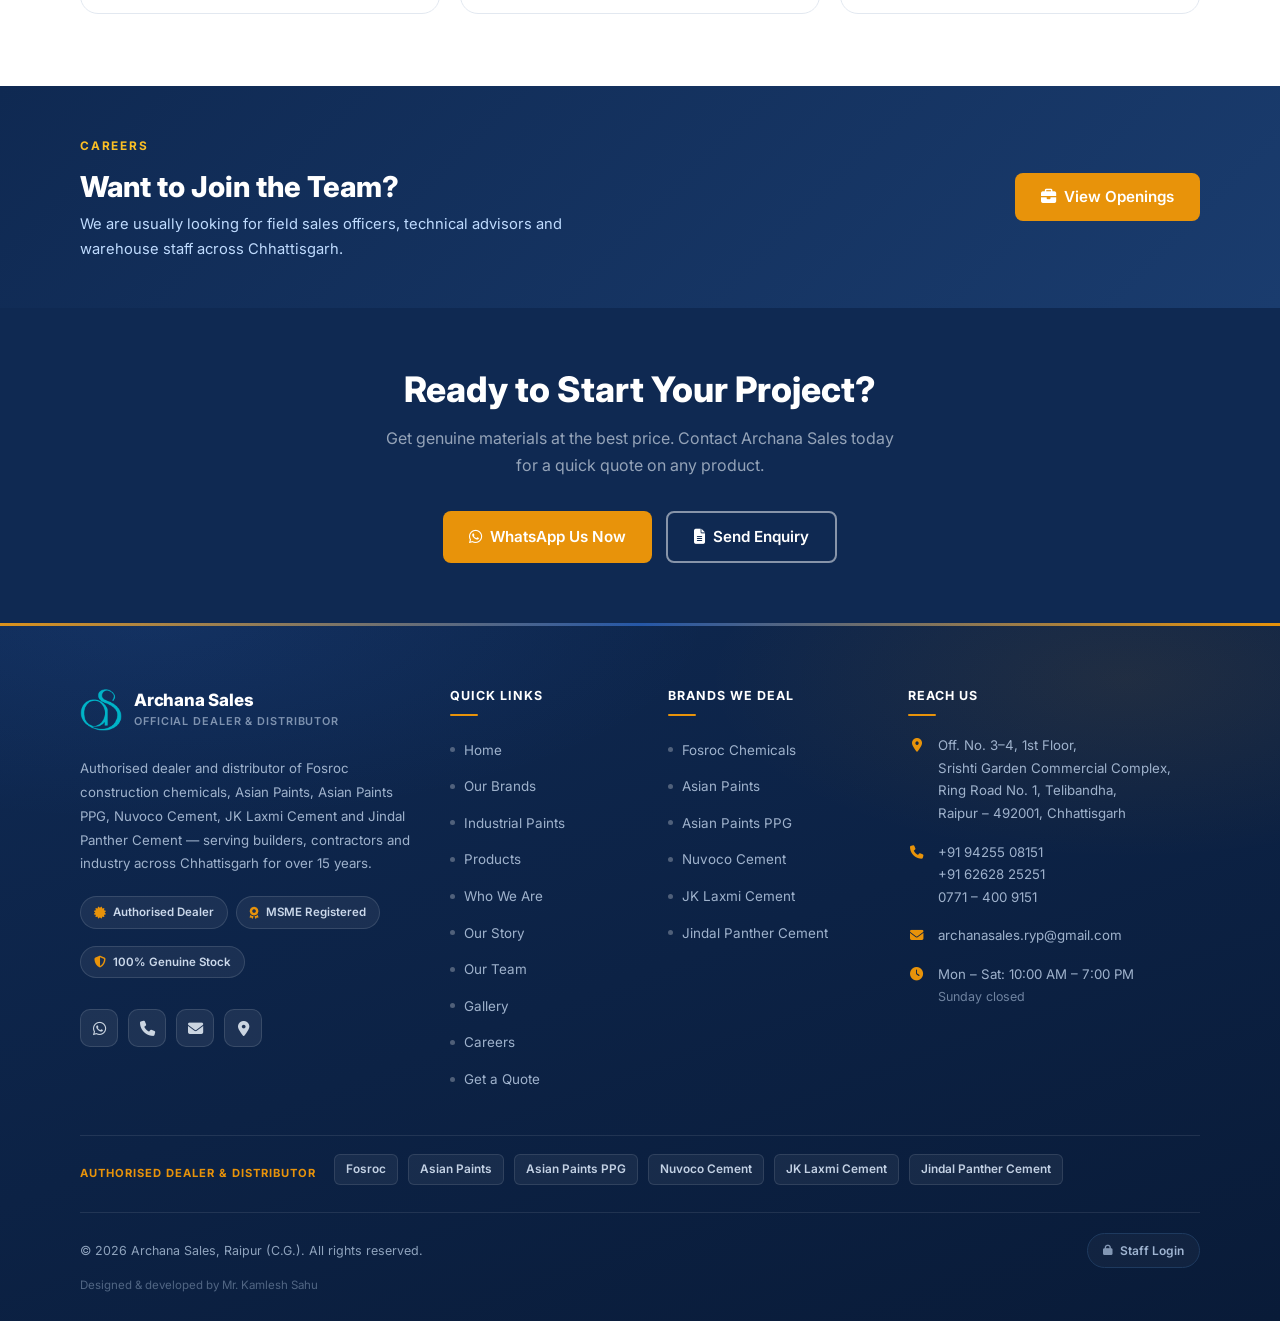
<file: our-team.html>
<!DOCTYPE html>
<html lang="en" class="no-js">
<head>
  <meta charset="UTF-8"/>
  <meta name="viewport" content="width=device-width, initial-scale=1.0"/>
  <meta name="theme-color" content="#1a3c6e"/>
  <title>Our Team – Archana Sales | The People Behind Raipur's Trusted Dealer</title>
  <meta name="description" content="Meet the Archana Sales team — leadership, technical advisory, logistics and sales support behind Raipur's authorised dealer for Fosroc, Asian Paints PPG, Nuvoco, JK Laxmi and Jindal Panther."/>
  <meta name="author" content="Archana Sales"/>
  <meta name="robots" content="index, follow"/>
  <link rel="canonical" href="our-team.html"/>

  <meta property="og:type" content="website"/>
  <meta property="og:title" content="Our Team – Archana Sales | The People Behind Raipur's Trusted Dealer"/>
  <meta property="og:description" content="Meet the Archana Sales team — leadership, technical advisory, logistics and sales support behind Raipur's authorised dealer for Fosroc, Asian Paints PPG, Nuvoco, JK Laxmi and Jindal Panther."/>
  <meta property="og:image" content="assets/Logo.png"/>
  <meta name="twitter:card" content="summary_large_image"/>

  <link rel="preconnect" href="https://fonts.googleapis.com"/>
  <link rel="preconnect" href="https://fonts.gstatic.com" crossorigin/>
  <link rel="preconnect" href="https://cdnjs.cloudflare.com"/>
  <link href="https://fonts.googleapis.com/css2?family=Inter:wght@300;400;500;600;700;800&amp;display=swap" rel="stylesheet"/>
  <link rel="stylesheet" href="https://cdnjs.cloudflare.com/ajax/libs/font-awesome/6.5.0/css/all.min.css"/>
  <link rel="stylesheet" href="styles.css"/>
  <link rel="icon" type="image/png" sizes="32x32" href="assets/png/logo-32.png"/>
  <link rel="icon" type="image/png" sizes="16x16" href="assets/png/logo-16.png"/>
  <link rel="icon" type="image/png" sizes="192x192" href="assets/png/logo-256.png"/>
  <link rel="apple-touch-icon" sizes="180x180" href="assets/png/logo-256.png"/>
  <link rel="mask-icon" href="assets/Logo.png" color="#1a3c6e"/>
</head>
<body>

<!-- PAGE LOADER -->
<div id="preloader">
  <div class="pl-mark"><img src="assets/Logo.png" alt="Archana Sales" width="58" height="58"/></div>
  <div class="pl-bar"><span></span></div>
</div>

<a href="#main" class="skip-link">Skip to main content</a>

<!-- TOP BAR -->
<div class="topbar">
  <div class="container">
    <span><i class="fas fa-map-marker-alt"></i> Telibandha, Raipur (C.G.) &nbsp;|&nbsp; Mon–Sat: 10AM – 7PM</span>
    <div>
      <a href="tel:6262825251"><i class="fas fa-phone"></i>6262825251</a>
      <a href="tel:9425508151"><i class="fas fa-mobile-alt"></i>9425508151</a>
      <a href="mailto:archanasales.ryp@gmail.com"><i class="fas fa-envelope"></i>archanasales.ryp@gmail.com</a>
    </div>
  </div>
</div>

<!-- NAVBAR -->
<nav>
  <div class="container">
    <div class="nav-inner">
      <a href="index.html" class="logo" aria-label="Archana Sales — home">
        <div><img src="assets/Logo.png" alt="Archana Sales logo" style="height:42px; width:auto;"/></div>
        <div class="logo-text">
          <div class="brand">Archana Sales</div>
          <div class="tagline">Official Dealer &amp; Distributor</div>
        </div>
      </a>
      <button class="hamburger" type="button" aria-label="Menu" aria-expanded="false"><i class="fas fa-bars"></i></button>
      <ul class="nav-links">
        <li><a href="index.html">Home</a></li>
        <li class="has-sub">
          <a href="who-we-are.html" class="sub-parent">Who We Are <i class="fas fa-chevron-down sub-caret" aria-hidden="true"></i></a>
          <button class="sub-toggle" type="button" aria-label="Toggle Who We Are submenu" aria-expanded="false"><i class="fas fa-chevron-down" aria-hidden="true"></i></button>
          <ul class="sub-menu">
            <li><a href="who-we-are.html">Who We Are</a></li>
            <li><a href="our-story.html">Our Story</a></li>
          </ul>
        </li>
        <li><a href="our-team.html" class="active">Our Team</a></li>
        <li><a href="index.html#brands">Brands</a></li>
        <li><a href="index.html#products">Products</a></li>
        <li><a href="gallery.html">Gallery</a></li>
        <li><a href="careers.html">Careers</a></li>
        <li><a href="index.html#contact">Contact</a></li>
        <li><a href="index.html#order" class="nav-cta"><i class="fas fa-file-alt"></i> Get Quote</a></li>
      </ul>
    </div>
  </div>
</nav>

<main id="main">

<!-- PAGE HERO -->
<div class="page-hero">
  <div class="container">
    <div class="breadcrumb">
      <a href="index.html"><i class="fas fa-home"></i> Home</a>
      <i class="fas fa-chevron-right" style="font-size:0.6rem"></i>
      <span>Our Team</span>
    </div>
    <h1>Our <span>Team</span></h1>
    <p>A small, experienced team of construction material specialists — the same people you speak to for a quote are the ones who see your order through to site.</p>
  </div>
</div>

<!-- LEADERSHIP -->
<section style="background:white;">
  <div class="container">
    <div class="section-header centered">
      <span class="section-label">Leadership</span>
      <h2 class="section-title">Meet the Proprietors</h2>
      <p class="section-subtitle">Archana Sales is owner-run. Both proprietors are personally involved in pricing, key accounts and brand relationships.</p>
    </div>

    <div class="lead-grid">

      <article class="lead-card">
        <div class="lead-photo" style="background:linear-gradient(135deg,#1a3c6e,#2557a7)">
          <!-- Replace with a photo: <img src="assets/team/manoj.jpg" alt="Mr. Manoj Mittal"/> -->
          <span class="lead-initials">MM</span>
        </div>
        <div class="lead-body">
          <h3>Mr. Manoj Mittal</h3>
          <div class="lead-role">Proprietor &amp; Chairperson</div>
          <p>Founder and driving force behind Archana Sales. Over 15 years of experience in construction material distribution across Chhattisgarh, and the relationships with our principal brands run through him.</p>
          <ul class="lead-points">
            <li><i class="fas fa-check"></i> Brand &amp; principal relationships</li>
            <li><i class="fas fa-check"></i> Credit and commercial decisions</li>
            <li><i class="fas fa-check"></i> Long-standing contractor accounts</li>
          </ul>
          <div class="lead-actions">
            <a href="tel:9425508151" class="btn btn-outline-dark btn-sm"><i class="fas fa-phone"></i> 94255 08151</a>
            <a href="mailto:archanasales.ryp@gmail.com" class="btn btn-outline-dark btn-sm"><i class="fas fa-envelope"></i> Email</a>
          </div>
        </div>
      </article>

      <article class="lead-card">
        <div class="lead-photo" style="background:linear-gradient(135deg,#e8930a,#c47a07)">
          <!-- Replace with a photo: <img src="assets/team/tanmay.jpg" alt="Mr. Tanmay Mittal"/> -->
          <span class="lead-initials">TM</span>
        </div>
        <div class="lead-body">
          <h3>Mr. Tanmay Mittal</h3>
          <div class="lead-role">Proprietor &amp; Director</div>
          <p>Handles key client accounts, bulk orders and corporate tie-ups, and knows every brand product line and its pricing. Also leads the industrial paints division and the firm's move to digital ordering.</p>
          <ul class="lead-points">
            <li><i class="fas fa-check"></i> Bulk &amp; institutional orders</li>
            <li><i class="fas fa-check"></i> Asian Paints PPG industrial division</li>
            <li><i class="fas fa-check"></i> Quotations and project pricing</li>
          </ul>
          <div class="lead-actions">
            <a href="tel:6262825251" class="btn btn-outline-dark btn-sm"><i class="fas fa-phone"></i> 62628 25251</a>
            <a href="mailto:archanasales.ryp@gmail.com" class="btn btn-outline-dark btn-sm"><i class="fas fa-envelope"></i> Email</a>
          </div>
        </div>
      </article>

    </div>
  </div>
</section>

<!-- DEPARTMENTS -->
<section style="background:var(--bg);">
  <div class="container">
    <div class="section-header centered">
      <span class="section-label">The People Behind Archana Sales</span>
      <h2 class="section-title">Our Departments</h2>
      <p class="section-subtitle">Technical advice, warehousing and customer support — the three functions that turn an enquiry into material on your site.</p>
    </div>
    <div class="team-grid dept-grid">

      <div class="team-card">
        <div class="team-avatar" style="background:linear-gradient(135deg,#16a34a,#15803d)">
          <img src="assets/kamlesh.png" alt="Technical advisor, Archana Sales" loading="lazy"/>
          <span class="team-initials"></span>
        </div>
        <div class="team-info">
          <h3>Technical Advisory</h3>
          <div class="role">Construction Chemicals</div>
          <p>Certified in Fosroc product applications. Guides clients on waterproofing, admixtures and repair solutions, and recommends the right system for the substrate and the site conditions.</p>
        </div>
      </div>

      <div class="team-card">
        <div class="team-avatar" style="background:linear-gradient(135deg,#7c3aed,#6d28d9)">
          <span class="team-initials">🚚</span>
        </div>
        <div class="team-info">
          <h3>Logistics &amp; Delivery</h3>
          <div class="role">Warehouse &amp; Supply Chain</div>
          <p>Ensures timely delivery of materials across Raipur and Chhattisgarh, and manages inventory across every brand and product category so stock is on hand when you need it.</p>
        </div>
      </div>

      <div class="team-card">
        <div class="team-avatar" style="background:linear-gradient(135deg,#0ea5e9,#0369a1)">
          <span class="team-initials">🤝</span>
        </div>
        <div class="team-info">
          <h3>Sales &amp; Support</h3>
          <div class="role">Customer Relations</div>
          <p>Your first point of contact for quotes and orders, and the team that follows up after dispatch. Prompt, friendly and expert assistance on every enquiry, large or small.</p>
        </div>
      </div>

      <div class="team-card">
        <div class="team-avatar" style="background:linear-gradient(135deg,#1a3c6e,#2557a7)">
          <span class="team-initials">📍</span>
        </div>
        <div class="team-info">
          <h3>Field Sales</h3>
          <div class="role">Site &amp; Dealer Coverage</div>
          <p>Field officers covering Raipur and the surrounding districts — visiting sites, taking requirements first-hand and keeping dealers and contractors supplied.</p>
        </div>
      </div>

      <div class="team-card">
        <div class="team-avatar" style="background:linear-gradient(135deg,#e8930a,#c47a07)">
          <span class="team-initials">🧾</span>
        </div>
        <div class="team-info">
          <h3>Accounts &amp; Billing</h3>
          <div class="role">Documentation</div>
          <p>Handles quotations, invoicing, GST documentation and payment follow-up, so the paperwork side of an order is as clean as the delivery side.</p>
        </div>
      </div>

    </div>
  </div>
</section>

<!-- WHY OUR TEAM -->
<section style="background:white;">
  <div class="container">
    <div class="section-header centered">
      <span class="section-label">How We Work</span>
      <h2 class="section-title">What You Get From Our Team</h2>
      <p class="section-subtitle">Small enough to answer the phone, experienced enough to specify the right product.</p>
    </div>
    <div class="values-grid">
      <div class="value-card">
        <span class="value-icon">📞</span>
        <h3>One Point of Contact</h3>
        <p>The person who quotes your order is the person who tracks it — no handing you between departments.</p>
      </div>
      <div class="value-card">
        <span class="value-icon">🧠</span>
        <h3>Product Knowledge</h3>
        <p>Fifteen years across chemicals, coatings and cement. We will tell you when a cheaper product is the right one.</p>
      </div>
      <div class="value-card">
        <span class="value-icon">⏱️</span>
        <h3>Quick Response</h3>
        <p>Quotes usually the same working day, and a straight answer on availability before you commit to a schedule.</p>
      </div>
    </div>
  </div>
</section>

<!-- JOIN US -->
<section class="join-band">
  <div class="container">
    <div class="join-inner">
      <div>
        <span class="section-label" style="color:#fbbf24;">Careers</span>
        <h2>Want to Join the Team?</h2>
        <p>We are usually looking for field sales officers, technical advisors and warehouse staff across Chhattisgarh.</p>
      </div>
      <a href="careers.html" class="btn btn-primary"><i class="fas fa-briefcase"></i> View Openings</a>
    </div>
  </div>
</section>

<!-- CTA -->
<section class="page-cta">
  <div class="container">
    <h2>Ready to Start Your Project?</h2>
    <p>Get genuine materials at the best price. Contact Archana Sales today for a quick quote on any product.</p>
    <div class="page-cta-actions">
      <a href="https://wa.me/919425508151?text=Hello%20Archana%20Sales%2C%20I%20need%20a%20quote." target="_blank" rel="noopener" class="btn btn-primary"><i class="fab fa-whatsapp"></i> WhatsApp Us Now</a>
      <a href="index.html#order" class="btn btn-outline"><i class="fas fa-file-alt"></i> Send Enquiry</a>
    </div>
  </div>
</section>

</main>

<!-- FOOTER -->
<footer>
  <div class="container">

    <div class="footer-grid">

      <!-- Brand -->
      <div class="footer-brand">
        <a href="index.html" class="logo" aria-label="Archana Sales — home">
          <div><img src="assets/Logo.png" alt="Archana Sales logo" width="42" height="42" loading="lazy"/></div>
          <div class="logo-text">
            <div class="brand">Archana Sales</div>
            <div class="tagline">Official Dealer &amp; Distributor</div>
          </div>
        </a>
        <p>Authorised dealer and distributor of Fosroc construction chemicals, Asian Paints, Asian Paints PPG, Nuvoco Cement, JK Laxmi Cement and Jindal Panther Cement &mdash; serving builders, contractors and industry across Chhattisgarh for over 15 years.</p>

        <ul class="footer-badges">
          <li><i class="fas fa-certificate" aria-hidden="true"></i> Authorised Dealer</li>
          <li><i class="fas fa-award" aria-hidden="true"></i> MSME Registered</li>
          <li><i class="fas fa-shield-halved" aria-hidden="true"></i> 100% Genuine Stock</li>
        </ul>

        <div class="footer-social" role="list" aria-label="Ways to reach Archana Sales">
          <a href="https://wa.me/919425508151" target="_blank" rel="noopener" role="listitem" aria-label="Chat with us on WhatsApp" title="WhatsApp"><i class="fab fa-whatsapp" aria-hidden="true"></i></a>
          <a href="tel:9425508151" role="listitem" aria-label="Call Archana Sales" title="Call us"><i class="fas fa-phone" aria-hidden="true"></i></a>
          <a href="mailto:archanasales.ryp@gmail.com" role="listitem" aria-label="Email Archana Sales" title="Email us"><i class="fas fa-envelope" aria-hidden="true"></i></a>
          <a href="https://maps.google.com/?q=Shristhi+Garden+Complex,+Ring+Road+No.+1,+Telibandha,+Raipur,+Chhattisgarh+492001" target="_blank" rel="noopener" role="listitem" aria-label="Get directions to our office" title="Get directions"><i class="fas fa-location-dot" aria-hidden="true"></i></a>
        </div>
      </div>

      <!-- Quick links -->
      <nav class="footer-col" aria-labelledby="ft-links">
        <h4 id="ft-links">Quick Links</h4>
        <ul class="footer-links">
          <li><a href="index.html">Home</a></li>
          <li><a href="index.html#brands">Our Brands</a></li>
          <li><a href="index.html#ppg">Industrial Paints</a></li>
          <li><a href="index.html#products">Products</a></li>
          <li><a href="who-we-are.html">Who We Are</a></li>
          <li><a href="our-story.html">Our Story</a></li>
          <li><a href="our-team.html">Our Team</a></li>
          <li><a href="gallery.html">Gallery</a></li>
          <li><a href="careers.html">Careers</a></li>
          <li><a href="index.html#order">Get a Quote</a></li>
        </ul>
      </nav>

      <!-- Brands -->
      <nav class="footer-col" aria-labelledby="ft-brands">
        <h4 id="ft-brands">Brands We Deal</h4>
        <ul class="footer-links">
          <li><a href="index.html#brands">Fosroc Chemicals</a></li>
          <li><a href="index.html#brands">Asian Paints</a></li>
          <li><a href="index.html#ppg">Asian Paints PPG</a></li>
          <li><a href="index.html#brands">Nuvoco Cement</a></li>
          <li><a href="index.html#brands">JK Laxmi Cement</a></li>
          <li><a href="index.html#brands">Jindal Panther Cement</a></li>
        </ul>
      </nav>

      <!-- Reach us -->
      <div class="footer-col footer-contact">
        <h4>Reach Us</h4>

        <div class="ft-row">
          <i class="fas fa-location-dot" aria-hidden="true"></i>
          <address>
            Off. No. 3&ndash;4, 1st Floor,<br/>
            Srishti Garden Commercial Complex,<br/>
            Ring Road No.&nbsp;1, Telibandha,<br/>
            Raipur &ndash; 492001, Chhattisgarh
          </address>
        </div>

        <div class="ft-row">
          <i class="fas fa-phone" aria-hidden="true"></i>
          <div>
            <a href="tel:+919425508151">+91 94255 08151</a><br/>
            <a href="tel:+916262825251">+91 62628 25251</a><br/>
            <a href="tel:+917714009151">0771 &ndash; 400 9151</a>
          </div>
        </div>

        <div class="ft-row">
          <i class="fas fa-envelope" aria-hidden="true"></i>
          <div><a href="mailto:archanasales.ryp@gmail.com">archanasales.ryp@gmail.com</a></div>
        </div>

        <div class="ft-row">
          <i class="fas fa-clock" aria-hidden="true"></i>
          <div>Mon &ndash; Sat: 10:00 AM &ndash; 7:00 PM<br/><span class="ft-muted">Sunday closed</span></div>
        </div>
      </div>

    </div>

    <!-- Authorised dealer strip -->
    <div class="footer-dealer">
      <span class="fd-label">Authorised Dealer &amp; Distributor</span>
      <ul>
        <li>Fosroc</li>
        <li>Asian Paints</li>
        <li>Asian Paints PPG</li>
        <li>Nuvoco Cement</li>
        <li>JK Laxmi Cement</li>
        <li>Jindal Panther Cement</li>
      </ul>
    </div>

    <div class="footer-bottom">
      <p class="fb-copy">&copy; <span data-year>2026</span> Archana Sales, Raipur (C.G.). All rights reserved.</p>
      <p class="fb-credit">Designed &amp; developed by Mr. Kamlesh Sahu</p>
      <a class="fb-staff" href="login.html"><i class="fas fa-lock" aria-hidden="true"></i> Staff Login</a>
    </div>

  </div>
</footer>

<a href="https://wa.me/919425508151?text=Hello%20Archana%20Sales%2C%20I%20am%20interested%20in%20your%20products." target="_blank" rel="noopener" class="floating-wa" aria-label="Chat on WhatsApp" title="Chat on WhatsApp"><i class="fab fa-whatsapp"></i></a>

<script src="script.js"></script>
</body>
</html>
</file>
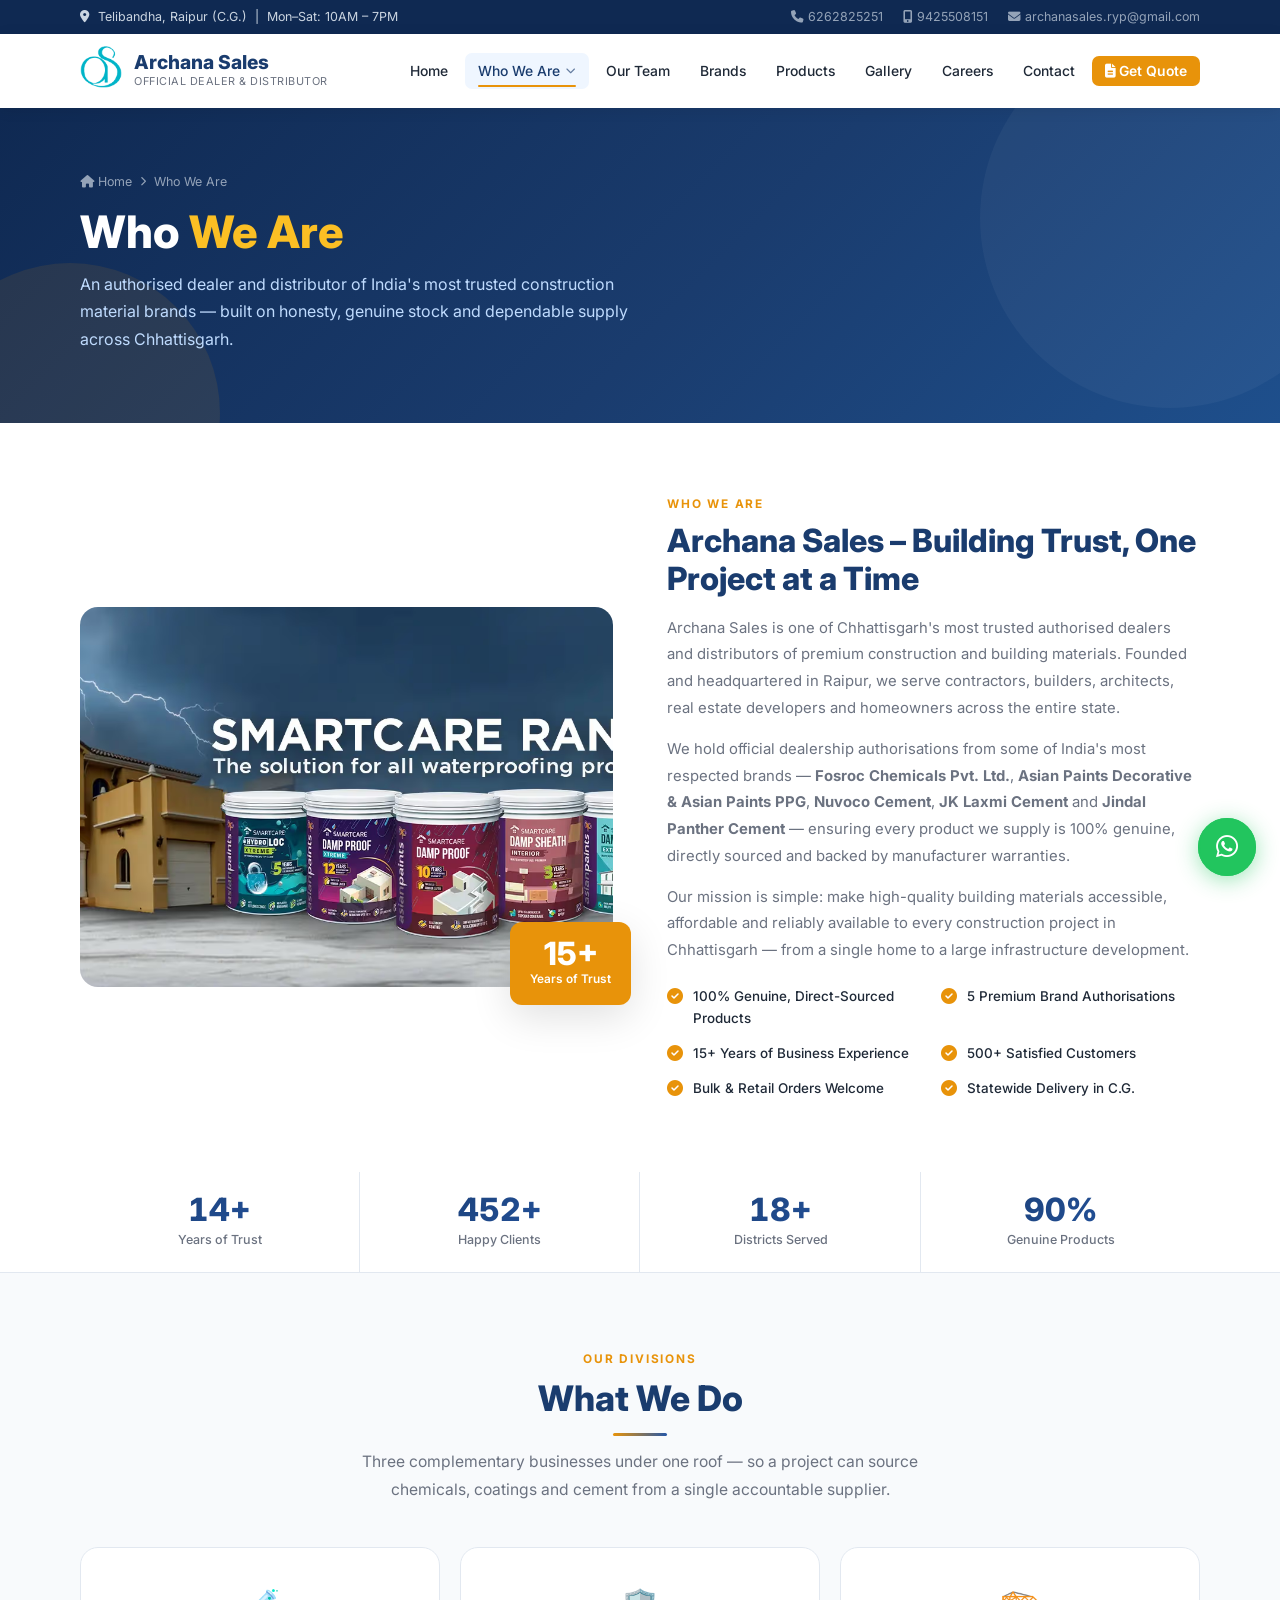
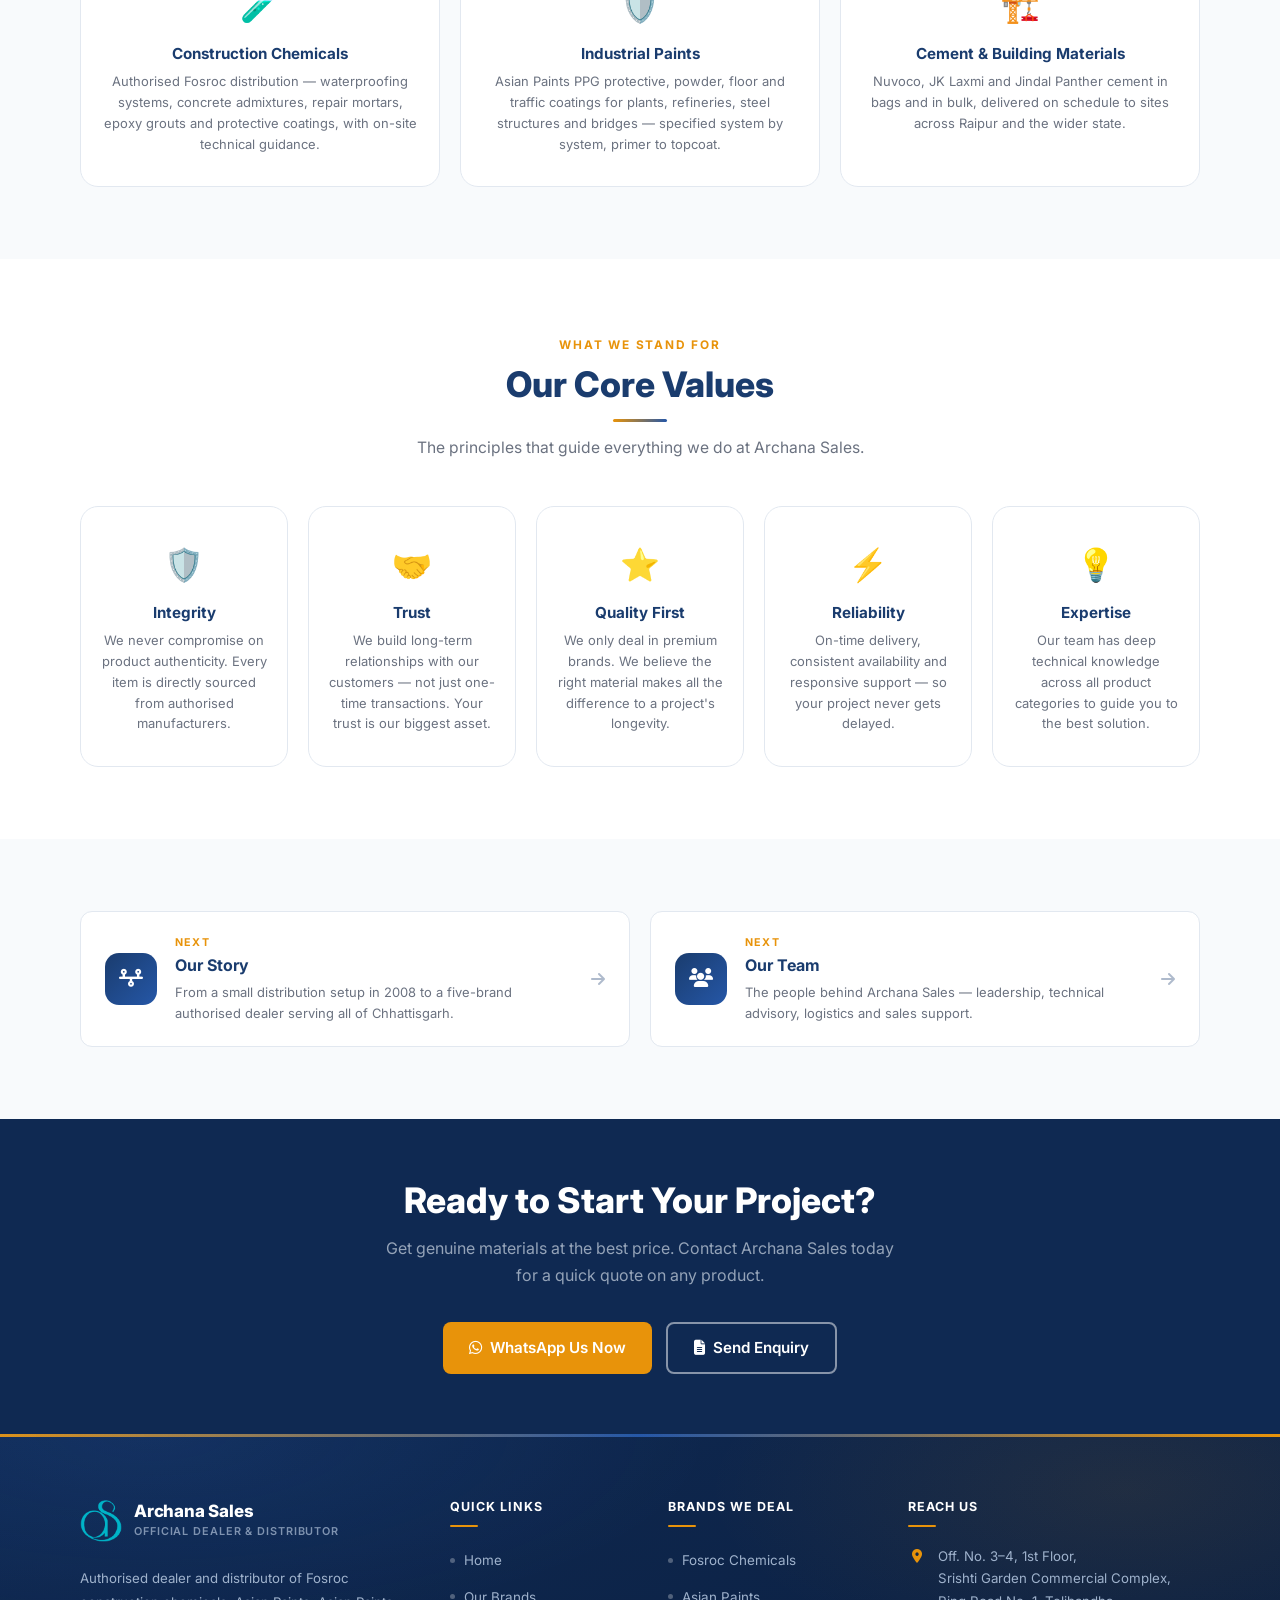
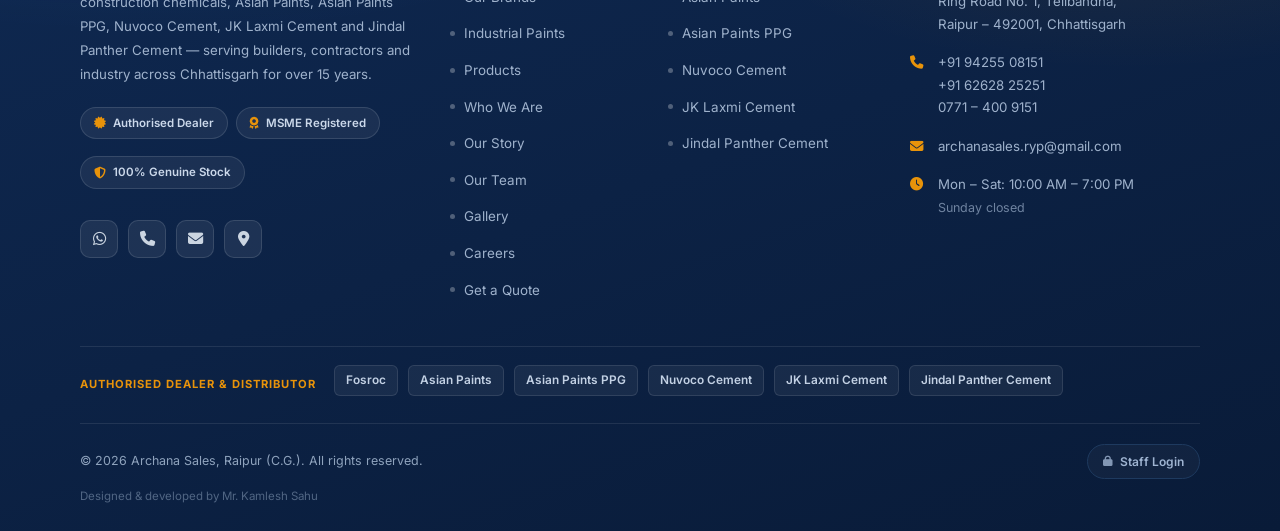
<file: who-we-are.html>
<!DOCTYPE html>
<html lang="en" class="no-js">
<head>
  <meta charset="UTF-8"/>
  <meta name="viewport" content="width=device-width, initial-scale=1.0"/>
  <meta name="theme-color" content="#1a3c6e"/>
  <title>Who We Are – Archana Sales | Authorised Dealer, Raipur</title>
  <meta name="description" content="Who we are: Archana Sales is an authorised dealer and distributor of Fosroc, Asian Paints, Asian Paints PPG, Nuvoco, JK Laxmi and Jindal Panther building materials across Chhattisgarh."/>
  <meta name="author" content="Archana Sales"/>
  <meta name="robots" content="index, follow"/>
  <link rel="canonical" href="who-we-are.html"/>

  <meta property="og:type" content="website"/>
  <meta property="og:title" content="Who We Are – Archana Sales | Authorised Dealer, Raipur"/>
  <meta property="og:description" content="Who we are: Archana Sales is an authorised dealer and distributor of Fosroc, Asian Paints, Asian Paints PPG, Nuvoco, JK Laxmi and Jindal Panther building materials across Chhattisgarh."/>
  <meta property="og:image" content="assets/Logo.png"/>
  <meta name="twitter:card" content="summary_large_image"/>

  <link rel="preconnect" href="https://fonts.googleapis.com"/>
  <link rel="preconnect" href="https://fonts.gstatic.com" crossorigin/>
  <link rel="preconnect" href="https://cdnjs.cloudflare.com"/>
  <link href="https://fonts.googleapis.com/css2?family=Inter:wght@300;400;500;600;700;800&amp;display=swap" rel="stylesheet"/>
  <link rel="stylesheet" href="https://cdnjs.cloudflare.com/ajax/libs/font-awesome/6.5.0/css/all.min.css"/>
  <link rel="stylesheet" href="styles.css"/>
  <link rel="icon" type="image/png" sizes="32x32" href="assets/png/logo-32.png"/>
  <link rel="icon" type="image/png" sizes="16x16" href="assets/png/logo-16.png"/>
  <link rel="icon" type="image/png" sizes="192x192" href="assets/png/logo-256.png"/>
  <link rel="apple-touch-icon" sizes="180x180" href="assets/png/logo-256.png"/>
  <link rel="mask-icon" href="assets/Logo.png" color="#1a3c6e"/>
</head>
<body>

<!-- PAGE LOADER -->
<div id="preloader">
  <div class="pl-mark"><img src="assets/Logo.png" alt="Archana Sales" width="58" height="58"/></div>
  <div class="pl-bar"><span></span></div>
</div>

<a href="#main" class="skip-link">Skip to main content</a>

<!-- TOP BAR -->
<div class="topbar">
  <div class="container">
    <span><i class="fas fa-map-marker-alt"></i> Telibandha, Raipur (C.G.) &nbsp;|&nbsp; Mon–Sat: 10AM – 7PM</span>
    <div>
      <a href="tel:6262825251"><i class="fas fa-phone"></i>6262825251</a>
      <a href="tel:9425508151"><i class="fas fa-mobile-alt"></i>9425508151</a>
      <a href="mailto:archanasales.ryp@gmail.com"><i class="fas fa-envelope"></i>archanasales.ryp@gmail.com</a>
    </div>
  </div>
</div>

<!-- NAVBAR -->
<nav>
  <div class="container">
    <div class="nav-inner">
      <a href="index.html" class="logo" aria-label="Archana Sales — home">
        <div><img src="assets/Logo.png" alt="Archana Sales logo" style="height:42px; width:auto;"/></div>
        <div class="logo-text">
          <div class="brand">Archana Sales</div>
          <div class="tagline">Official Dealer &amp; Distributor</div>
        </div>
      </a>
      <button class="hamburger" type="button" aria-label="Menu" aria-expanded="false"><i class="fas fa-bars"></i></button>
      <ul class="nav-links">
        <li><a href="index.html">Home</a></li>
        <li class="has-sub has-sub-active">
          <a href="who-we-are.html" class="sub-parent active">Who We Are <i class="fas fa-chevron-down sub-caret" aria-hidden="true"></i></a>
          <button class="sub-toggle" type="button" aria-label="Toggle Who We Are submenu" aria-expanded="false"><i class="fas fa-chevron-down" aria-hidden="true"></i></button>
          <ul class="sub-menu">
            <li><a href="who-we-are.html" class="active">Who We Are</a></li>
            <li><a href="our-story.html">Our Story</a></li>
          </ul>
        </li>
        <li><a href="our-team.html">Our Team</a></li>
        <li><a href="index.html#brands">Brands</a></li>
        <li><a href="index.html#products">Products</a></li>
        <li><a href="gallery.html">Gallery</a></li>
        <li><a href="careers.html">Careers</a></li>
        <li><a href="index.html#contact">Contact</a></li>
        <li><a href="index.html#order" class="nav-cta"><i class="fas fa-file-alt"></i> Get Quote</a></li>
      </ul>
    </div>
  </div>
</nav>

<main id="main">

<!-- PAGE HERO -->
<div class="page-hero">
  <div class="container">
    <div class="breadcrumb">
      <a href="index.html"><i class="fas fa-home"></i> Home</a>
      <i class="fas fa-chevron-right" style="font-size:0.6rem"></i>
      <span>Who We Are</span>
    </div>
    <h1>Who <span>We Are</span></h1>
    <p>An authorised dealer and distributor of India's most trusted construction material brands — built on honesty, genuine stock and dependable supply across Chhattisgarh.</p>
  </div>
</div>

<!-- WHO WE ARE -->
<section id="who-we-are" style="background:white;">
  <div class="container">
    <div class="about-intro">
      <div class="about-img-block">
        <div class="about-img-main">
          <img src="assets/Slide11.avif" alt="Archana Sales — Raipur, Chhattisgarh" loading="lazy"/>
        </div>
        <div class="about-img-badge">
          <div class="big">15+</div>
          <div class="small">Years of Trust</div>
        </div>
      </div>
      <div class="about-text">
        <span class="section-label">Who We Are</span>
        <h2>Archana Sales &ndash; Building Trust, One Project at a Time</h2>
        <p>Archana Sales is one of Chhattisgarh's most trusted authorised dealers and distributors of premium construction and building materials. Founded and headquartered in Raipur, we serve contractors, builders, architects, real estate developers and homeowners across the entire state.</p>
        <p>We hold official dealership authorisations from some of India's most respected brands &mdash; <strong>Fosroc Chemicals Pvt. Ltd.</strong>, <strong>Asian Paints Decorative &amp; Asian Paints PPG</strong>, <strong>Nuvoco Cement</strong>, <strong>JK Laxmi Cement</strong> and <strong>Jindal Panther Cement</strong> &mdash; ensuring every product we supply is 100% genuine, directly sourced and backed by manufacturer warranties.</p>
        <p>Our mission is simple: make high-quality building materials accessible, affordable and reliably available to every construction project in Chhattisgarh &mdash; from a single home to a large infrastructure development.</p>
        <div class="about-highlights">
          <div class="highlight-item"><i class="fas fa-check-circle"></i><span>100% Genuine, Direct-Sourced Products</span></div>
          <div class="highlight-item"><i class="fas fa-check-circle"></i><span>5 Premium Brand Authorisations</span></div>
          <div class="highlight-item"><i class="fas fa-check-circle"></i><span>15+ Years of Business Experience</span></div>
          <div class="highlight-item"><i class="fas fa-check-circle"></i><span>500+ Satisfied Customers</span></div>
          <div class="highlight-item"><i class="fas fa-check-circle"></i><span>Bulk &amp; Retail Orders Welcome</span></div>
          <div class="highlight-item"><i class="fas fa-check-circle"></i><span>Statewide Delivery in C.G.</span></div>
        </div>
      </div>
    </div>
  </div>
</section>

<!-- AT A GLANCE -->
<div class="stats-bar">
  <div class="container">
    <div class="stats-inner">
      <div class="stat-item">
        <div class="stat-number" data-target="15" data-suffix="+">15+</div>
        <div class="stat-label">Years of Trust</div>
      </div>
      <div class="stat-item">
        <div class="stat-number" data-target="500" data-suffix="+">500+</div>
        <div class="stat-label">Happy Clients</div>
      </div>
      <div class="stat-item">
        <div class="stat-number" data-target="20" data-suffix="+">20+</div>
        <div class="stat-label">Districts Served</div>
      </div>
      <div class="stat-item">
        <div class="stat-number" data-target="100" data-suffix="%">100%</div>
        <div class="stat-label">Genuine Products</div>
      </div>
    </div>
  </div>
</div>

<!-- WHAT WE DO -->
<section style="background:var(--bg);">
  <div class="container">
    <div class="section-header centered">
      <span class="section-label">Our Divisions</span>
      <h2 class="section-title">What We Do</h2>
      <p class="section-subtitle">Three complementary businesses under one roof &mdash; so a project can source chemicals, coatings and cement from a single accountable supplier.</p>
    </div>
    <div class="values-grid">
      <div class="value-card">
        <span class="value-icon">🧪</span>
        <h3>Construction Chemicals</h3>
        <p>Authorised Fosroc distribution &mdash; waterproofing systems, concrete admixtures, repair mortars, epoxy grouts and protective coatings, with on-site technical guidance.</p>
      </div>
      <div class="value-card">
        <span class="value-icon">🛡️</span>
        <h3>Industrial Paints</h3>
        <p>Asian Paints PPG protective, powder, floor and traffic coatings for plants, refineries, steel structures and bridges &mdash; specified system by system, primer to topcoat.</p>
      </div>
      <div class="value-card">
        <span class="value-icon">🏗️</span>
        <h3>Cement &amp; Building Materials</h3>
        <p>Nuvoco, JK Laxmi and Jindal Panther cement in bags and in bulk, delivered on schedule to sites across Raipur and the wider state.</p>
      </div>
    </div>
  </div>
</section>

<!-- OUR VALUES -->
<section style="background:white;">
  <div class="container">
    <div class="section-header centered">
      <span class="section-label">What We Stand For</span>
      <h2 class="section-title">Our Core Values</h2>
      <p class="section-subtitle">The principles that guide everything we do at Archana Sales.</p>
    </div>
    <div class="values-grid">
      <div class="value-card">
        <span class="value-icon">🛡️</span>
        <h3>Integrity</h3>
        <p>We never compromise on product authenticity. Every item is directly sourced from authorised manufacturers.</p>
      </div>
      <div class="value-card">
        <span class="value-icon">🤝</span>
        <h3>Trust</h3>
        <p>We build long-term relationships with our customers &mdash; not just one-time transactions. Your trust is our biggest asset.</p>
      </div>
      <div class="value-card">
        <span class="value-icon">⭐</span>
        <h3>Quality First</h3>
        <p>We only deal in premium brands. We believe the right material makes all the difference to a project's longevity.</p>
      </div>
      <div class="value-card">
        <span class="value-icon">⚡</span>
        <h3>Reliability</h3>
        <p>On-time delivery, consistent availability and responsive support &mdash; so your project never gets delayed.</p>
      </div>
      <div class="value-card">
        <span class="value-icon">💡</span>
        <h3>Expertise</h3>
        <p>Our team has deep technical knowledge across all product categories to guide you to the best solution.</p>
      </div>
    </div>
  </div>
</section>

<!-- NEXT STEPS -->
<section style="background:var(--bg);">
  <div class="container">
    <div class="next-pages">
      <a class="next-card" href="our-story.html">
        <span class="next-icon"><i class="fas fa-timeline"></i></span>
        <span class="next-body">
          <span class="next-label">Next</span>
          <span class="next-title">Our Story</span>
          <span class="next-desc">From a small distribution setup in 2008 to a five-brand authorised dealer serving all of Chhattisgarh.</span>
        </span>
        <i class="fas fa-arrow-right next-arrow"></i>
      </a>
      <a class="next-card" href="our-team.html">
        <span class="next-icon"><i class="fas fa-users"></i></span>
        <span class="next-body">
          <span class="next-label">Next</span>
          <span class="next-title">Our Team</span>
          <span class="next-desc">The people behind Archana Sales &mdash; leadership, technical advisory, logistics and sales support.</span>
        </span>
        <i class="fas fa-arrow-right next-arrow"></i>
      </a>
    </div>
  </div>
</section>

<!-- CTA -->
<section class="page-cta">
  <div class="container">
    <h2>Ready to Start Your Project?</h2>
    <p>Get genuine materials at the best price. Contact Archana Sales today for a quick quote on any product.</p>
    <div class="page-cta-actions">
      <a href="https://wa.me/919425508151?text=Hello%20Archana%20Sales%2C%20I%20need%20a%20quote." target="_blank" rel="noopener" class="btn btn-primary"><i class="fab fa-whatsapp"></i> WhatsApp Us Now</a>
      <a href="index.html#order" class="btn btn-outline"><i class="fas fa-file-alt"></i> Send Enquiry</a>
    </div>
  </div>
</section>

</main>

<!-- FOOTER -->
<footer>
  <div class="container">

    <div class="footer-grid">

      <!-- Brand -->
      <div class="footer-brand">
        <a href="index.html" class="logo" aria-label="Archana Sales — home">
          <div><img src="assets/Logo.png" alt="Archana Sales logo" width="42" height="42" loading="lazy"/></div>
          <div class="logo-text">
            <div class="brand">Archana Sales</div>
            <div class="tagline">Official Dealer &amp; Distributor</div>
          </div>
        </a>
        <p>Authorised dealer and distributor of Fosroc construction chemicals, Asian Paints, Asian Paints PPG, Nuvoco Cement, JK Laxmi Cement and Jindal Panther Cement &mdash; serving builders, contractors and industry across Chhattisgarh for over 15 years.</p>

        <ul class="footer-badges">
          <li><i class="fas fa-certificate" aria-hidden="true"></i> Authorised Dealer</li>
          <li><i class="fas fa-award" aria-hidden="true"></i> MSME Registered</li>
          <li><i class="fas fa-shield-halved" aria-hidden="true"></i> 100% Genuine Stock</li>
        </ul>

        <div class="footer-social" role="list" aria-label="Ways to reach Archana Sales">
          <a href="https://wa.me/919425508151" target="_blank" rel="noopener" role="listitem" aria-label="Chat with us on WhatsApp" title="WhatsApp"><i class="fab fa-whatsapp" aria-hidden="true"></i></a>
          <a href="tel:9425508151" role="listitem" aria-label="Call Archana Sales" title="Call us"><i class="fas fa-phone" aria-hidden="true"></i></a>
          <a href="mailto:archanasales.ryp@gmail.com" role="listitem" aria-label="Email Archana Sales" title="Email us"><i class="fas fa-envelope" aria-hidden="true"></i></a>
          <a href="https://maps.google.com/?q=Shristhi+Garden+Complex,+Ring+Road+No.+1,+Telibandha,+Raipur,+Chhattisgarh+492001" target="_blank" rel="noopener" role="listitem" aria-label="Get directions to our office" title="Get directions"><i class="fas fa-location-dot" aria-hidden="true"></i></a>
        </div>
      </div>

      <!-- Quick links -->
      <nav class="footer-col" aria-labelledby="ft-links">
        <h4 id="ft-links">Quick Links</h4>
        <ul class="footer-links">
          <li><a href="index.html">Home</a></li>
          <li><a href="index.html#brands">Our Brands</a></li>
          <li><a href="index.html#ppg">Industrial Paints</a></li>
          <li><a href="index.html#products">Products</a></li>
          <li><a href="who-we-are.html">Who We Are</a></li>
          <li><a href="our-story.html">Our Story</a></li>
          <li><a href="our-team.html">Our Team</a></li>
          <li><a href="gallery.html">Gallery</a></li>
          <li><a href="careers.html">Careers</a></li>
          <li><a href="index.html#order">Get a Quote</a></li>
        </ul>
      </nav>

      <!-- Brands -->
      <nav class="footer-col" aria-labelledby="ft-brands">
        <h4 id="ft-brands">Brands We Deal</h4>
        <ul class="footer-links">
          <li><a href="index.html#brands">Fosroc Chemicals</a></li>
          <li><a href="index.html#brands">Asian Paints</a></li>
          <li><a href="index.html#ppg">Asian Paints PPG</a></li>
          <li><a href="index.html#brands">Nuvoco Cement</a></li>
          <li><a href="index.html#brands">JK Laxmi Cement</a></li>
          <li><a href="index.html#brands">Jindal Panther Cement</a></li>
        </ul>
      </nav>

      <!-- Reach us -->
      <div class="footer-col footer-contact">
        <h4>Reach Us</h4>

        <div class="ft-row">
          <i class="fas fa-location-dot" aria-hidden="true"></i>
          <address>
            Off. No. 3&ndash;4, 1st Floor,<br/>
            Srishti Garden Commercial Complex,<br/>
            Ring Road No.&nbsp;1, Telibandha,<br/>
            Raipur &ndash; 492001, Chhattisgarh
          </address>
        </div>

        <div class="ft-row">
          <i class="fas fa-phone" aria-hidden="true"></i>
          <div>
            <a href="tel:+919425508151">+91 94255 08151</a><br/>
            <a href="tel:+916262825251">+91 62628 25251</a><br/>
            <a href="tel:+917714009151">0771 &ndash; 400 9151</a>
          </div>
        </div>

        <div class="ft-row">
          <i class="fas fa-envelope" aria-hidden="true"></i>
          <div><a href="mailto:archanasales.ryp@gmail.com">archanasales.ryp@gmail.com</a></div>
        </div>

        <div class="ft-row">
          <i class="fas fa-clock" aria-hidden="true"></i>
          <div>Mon &ndash; Sat: 10:00 AM &ndash; 7:00 PM<br/><span class="ft-muted">Sunday closed</span></div>
        </div>
      </div>

    </div>

    <!-- Authorised dealer strip -->
    <div class="footer-dealer">
      <span class="fd-label">Authorised Dealer &amp; Distributor</span>
      <ul>
        <li>Fosroc</li>
        <li>Asian Paints</li>
        <li>Asian Paints PPG</li>
        <li>Nuvoco Cement</li>
        <li>JK Laxmi Cement</li>
        <li>Jindal Panther Cement</li>
      </ul>
    </div>

    <div class="footer-bottom">
      <p class="fb-copy">&copy; <span data-year>2026</span> Archana Sales, Raipur (C.G.). All rights reserved.</p>
      <p class="fb-credit">Designed &amp; developed by Mr. Kamlesh Sahu</p>
      <a class="fb-staff" href="login.html"><i class="fas fa-lock" aria-hidden="true"></i> Staff Login</a>
    </div>

  </div>
</footer>

<a href="https://wa.me/919425508151?text=Hello%20Archana%20Sales%2C%20I%20am%20interested%20in%20your%20products." target="_blank" rel="noopener" class="floating-wa" aria-label="Chat on WhatsApp" title="Chat on WhatsApp"><i class="fab fa-whatsapp"></i></a>

<script src="script.js"></script>
</body>
</html>
</file>
<file: styles.css>
/* =============================================
   ARCHANA SALES – Main Stylesheet
   ============================================= */

*, *::before, *::after { box-sizing: border-box; margin: 0; padding: 0; }

:root {
  --primary: #1a3c6e;
  --primary-light: #2557a7;
  --primary-dark: #0f2952;
  --accent: #e8930a;
  --accent-dark: #c47a07;
  --text: #1f2937;
  --text-muted: #6b7280;
  --bg: #f8fafc;
  --white: #ffffff;
  --border: #e2e8f0;
  --success: #16a34a;
  --shadow-sm: 0 2px 8px rgba(0,0,0,0.06);
  --shadow-md: 0 6px 24px rgba(0,0,0,0.09);
  --shadow-lg: 0 12px 40px rgba(0,0,0,0.12);
  --radius: 12px;
  --radius-lg: 18px;
}

html { scroll-behavior: smooth; }

body {
  font-family: 'Inter', sans-serif;
  color: var(--text);
  background: var(--bg);
  line-height: 1.6;
  overflow-x: hidden;
}

/* ── TYPOGRAPHY ── */
h1,h2,h3,h4,h5 { line-height: 1.2; }

.section-label {
  display: inline-block;
  font-size: 0.74rem;
  font-weight: 700;
  color: var(--accent);
  text-transform: uppercase;
  letter-spacing: 1.8px;
  margin-bottom: 8px;
}
.section-title {
  font-size: clamp(1.6rem, 3vw, 2.2rem);
  font-weight: 800;
  color: var(--primary);
  margin-bottom: 12px;
}
.section-subtitle {
  color: var(--text-muted);
  font-size: 0.98rem;
  max-width: 580px;
  line-height: 1.75;
}
.section-header { margin-bottom: 44px; }
.section-header.centered { text-align: center; }
.section-header.centered .section-subtitle { margin: 0 auto; }

/* ── LAYOUT ── */
.container { max-width: 1160px; margin: 0 auto; padding: 0 20px; }
section { padding: 72px 0; }

/* ── BUTTONS ── */
.btn {
  display: inline-flex;
  align-items: center;
  gap: 8px;
  padding: 12px 26px;
  border-radius: 8px;
  font-weight: 600;
  font-size: 0.95rem;
  text-decoration: none;
  cursor: pointer;
  border: none;
  transition: all 0.22s;
  font-family: 'Inter', sans-serif;
}
.btn-primary { background: var(--accent); color: white; }
.btn-primary:hover { background: var(--accent-dark); transform: translateY(-2px); box-shadow: 0 6px 22px rgba(232,147,10,0.35); }
.btn-secondary { background: var(--primary); color: white; }
.btn-secondary:hover { background: var(--primary-light); transform: translateY(-2px); box-shadow: 0 6px 22px rgba(26,60,110,0.25); }
.btn-outline { background: transparent; color: white; border: 2px solid rgba(255,255,255,0.5); }
.btn-outline:hover { background: rgba(255,255,255,0.1); border-color: white; }
.btn-outline-dark { background: transparent; color: var(--primary); border: 2px solid var(--border); }
.btn-outline-dark:hover { border-color: var(--primary); background: #eff6ff; }

.btn-sm {
  padding: 7px 14px;
  font-size: 0.78rem;
  border-radius: 7px;
  font-weight: 600;
  text-decoration: none;
  display: inline-flex;
  align-items: center;
  gap: 5px;
  border: none;
  cursor: pointer;
  transition: all 0.2s;
  font-family: 'Inter', sans-serif;
}
.btn-wa { background: #22c55e; color: white; }
.btn-wa:hover { background: #16a34a; }
.btn-call { background: var(--primary); color: white; }
.btn-call:hover { background: var(--primary-light); }
.btn-enquiry { background: var(--bg); color: var(--primary); border: 1px solid var(--border); }
.btn-enquiry:hover { background: var(--border); }

/* ── TOP BAR ── */
.topbar {
  background: var(--primary-dark);
  color: #cbd5e1;
  font-size: 0.78rem;
  padding: 7px 0;
}
.topbar .container {
  display: flex;
  justify-content: space-between;
  align-items: center;
  flex-wrap: wrap;
  gap: 6px;
}
.topbar a { color: #94a3b8; text-decoration: none; margin-left: 16px; transition: color 0.2s; }
.topbar a:hover { color: var(--accent); }
.topbar i { margin-right: 5px; }

/* ── NAVBAR ── */
body > nav {
  background: var(--white);
  box-shadow: 0 2px 14px rgba(0,0,0,0.08);
  position: sticky;
  top: 0;
  z-index: 200;
}
.nav-inner {
  display: flex;
  align-items: center;
  justify-content: space-between;
  padding: 12px 0;
  gap: 16px;
}
.logo {
  display: flex;
  align-items: center;
  gap: 12px;
  text-decoration: none;
}
.logo-icon {
  width: 46px; height: 46px;
  background: linear-gradient(135deg, var(--primary), var(--primary-light));
  border-radius: 10px;
  display: flex; align-items: center; justify-content: center;
  color: white;
  font-size: 1.1rem;
  font-weight: 800;
  letter-spacing: -1px;
  flex-shrink: 0;
}
.logo-text .brand { font-size: 1.2rem; font-weight: 800; color: var(--primary); line-height: 1.1; }
.logo-text .tagline { font-size: 0.68rem; color: var(--text-muted); text-transform: uppercase; letter-spacing: 0.5px; }
.nav-links {
  display: flex;
  list-style: none;
  gap: 4px;
  align-items: center;
}
.nav-links a {
  text-decoration: none;
  color: var(--text);
  font-size: 0.87rem;
  font-weight: 500;
  padding: 7px 13px;
  border-radius: 7px;
  transition: all 0.2s;
  white-space: nowrap;
}
.nav-links a:hover, .nav-links a.active { background: #eff6ff; color: var(--primary); }
.nav-cta {
  background: var(--accent) !important;
  color: white !important;
  font-weight: 600 !important;
}
.nav-cta:hover { background: var(--accent-dark) !important; }
.hamburger {
  display: none;
  background: none;
  border: 1px solid var(--border);
  padding: 7px 10px;
  border-radius: 8px;
  font-size: 1.1rem;
  cursor: pointer;
  color: var(--primary);
}

/* ── HERO SLIDESHOW ── */
.hero-slider {
  position: relative;
  overflow: hidden;
  height: 620px;
}
.slide {
  position: absolute;
  inset: 0;
  opacity: 0;
  transition: opacity 0.9s ease;
  display: flex;
  align-items: center;
}
.slide.active { opacity: 1; z-index: 1; }

.slide-1 { background: linear-gradient(135deg, #0f2952 0%, #1a3c6e 55%, #1e4f8c 100%); }
.slide-2 { background: linear-gradient(135deg, #1a3b0f 0%, #2d6e1a 55%, #3a8c20 100%); }
.slide-3 { background: linear-gradient(135deg, #3b1a0a 0%, #7a3010 55%, #a04015 100%); }
.slide-4 { background: linear-gradient(135deg, #0a1f3b 0%, #10356e 55%, #133f82 100%); }
.slide-5 { background: linear-gradient(135deg, #2d0a3b 0%, #5a1070 55%, #7a1590 100%); }

.slide-overlay {
  position: absolute;
  inset: 0;
  background: rgba(0,0,0,0.18);
}
.slide-shape {
  position: absolute;
  border-radius: 50%;
  opacity: 0.07;
}
.slide-shape-1 { width: 500px; height: 500px; background: white; top: -120px; right: -100px; }
.slide-shape-2 { width: 280px; height: 280px; background: rgba(255,200,50,0.3); bottom: -80px; left: -50px; }

.slide-content {
  position: relative;
  z-index: 2;
  color: white;
  max-width: 680px;
  padding: 0 20px;
  margin: 0 auto;
  width: 100%;
}
.slide-badge {
  display: inline-flex;
  align-items: center;
  gap: 7px;
  background: rgba(255,255,255,0.12);
  border: 1px solid rgba(255,255,255,0.25);
  color: #fbbf24;
  font-size: 0.76rem;
  font-weight: 600;
  padding: 5px 14px;
  border-radius: 20px;
  margin-bottom: 18px;
  text-transform: uppercase;
  letter-spacing: 0.6px;
}
.slide-content h1 {
  font-size: clamp(1.9rem, 4vw, 3rem);
  font-weight: 800;
  line-height: 1.15;
  margin-bottom: 14px;
}
.slide-content h1 span { color: #fbbf24; }
.slide-content p {
  font-size: 1rem;
  color: rgba(255,255,255,0.82);
  margin-bottom: 28px;
  line-height: 1.7;
  max-width: 540px;
}
.slide-actions { display: flex; gap: 12px; flex-wrap: wrap; }

/* Slider controls */
.slider-controls {
  position: absolute;
  bottom: 26px;
  left: 50%;
  transform: translateX(-50%);
  z-index: 10;
  display: flex;
  align-items: center;
  gap: 10px;
}
.slider-dot {
  width: 10px; height: 10px;
  border-radius: 50%;
  background: rgba(255,255,255,0.4);
  cursor: pointer;
  transition: all 0.3s;
  border: none;
}
.slider-dot.active { background: #fbbf24; width: 28px; border-radius: 5px; }

.slider-arrow {
  position: absolute;
  top: 50%;
  transform: translateY(-50%);
  z-index: 10;
  background: rgba(255,255,255,0.15);
  border: 1px solid rgba(255,255,255,0.3);
  color: white;
  width: 44px; height: 44px;
  border-radius: 50%;
  display: flex; align-items: center; justify-content: center;
  cursor: pointer;
  transition: all 0.2s;
  font-size: 1rem;
}
.slider-arrow:hover { background: rgba(255,255,255,0.28); }
.slider-prev { left: 20px; }
.slider-next { right: 20px; }

/* ── STATS BAR ── */
.stats-bar {
  background: var(--white);
  border-bottom: 1px solid var(--border);
  padding: 0;
}
.stats-inner {
  display: flex;
  justify-content: space-around;
  flex-wrap: wrap;
}
.stat-item {
  text-align: center;
  padding: 22px 20px;
  border-right: 1px solid var(--border);
  flex: 1;
  min-width: 120px;
}
.stat-item:last-child { border-right: none; }
.stat-number {
  font-size: 2rem;
  font-weight: 800;
  color: var(--primary);
  line-height: 1;
}
.stat-label {
  font-size: 0.78rem;
  color: var(--text-muted);
  margin-top: 4px;
  font-weight: 500;
}

/* ── BRANDS ── */
#brands { background: var(--white); }
.brands-grid {
  display: grid;
  grid-template-columns: repeat(auto-fit, minmax(200px, 1fr));
  gap: 18px;
}
.brand-card {
  border: 2px solid var(--border);
  border-radius: var(--radius-lg);
  padding: 28px 18px 22px;
  text-align: center;
  background: white;
  transition: all 0.25s;
  cursor: default;
}
.brand-card:hover {
  border-color: var(--primary-light);
  box-shadow: var(--shadow-md);
  transform: translateY(-4px);
}
.brand-icon {
  width: 64px; height: 64px;
  border-radius: 14px;
  margin: 0 auto 14px;
  display: flex; align-items: center; justify-content: center;
  font-size: 1.6rem;
}
.brand-card h3 { font-size: 0.9rem; font-weight: 700; color: var(--primary); margin-bottom: 6px; }
.brand-card p { font-size: 0.78rem; color: var(--text-muted); line-height: 1.55; }
.brand-badge {
  display: inline-block;
  margin-top: 10px;
  font-size: 0.67rem;
  font-weight: 600;
  background: #eff6ff;
  color: var(--primary-light);
  padding: 3px 10px;
  border-radius: 20px;
  text-transform: uppercase;
  letter-spacing: 0.5px;
}

/* ── PRODUCTS ── */
#products { background: var(--bg); }
.products-grid {
  display: grid;
  grid-template-columns: repeat(auto-fill, minmax(270px, 1fr));
  gap: 22px;
}
.product-card {
  background: white;
  border-radius: var(--radius-lg);
  overflow: hidden;
  border: 1px solid var(--border);
  transition: all 0.25s;
}
.product-card:hover {
  box-shadow: var(--shadow-lg);
  transform: translateY(-4px);
}
.product-header {
  padding: 20px 20px 14px;
  display: flex;
  align-items: flex-start;
  gap: 14px;
}
.product-icon {
  width: 48px; height: 48px; min-width: 48px;
  border-radius: 10px;
  display: flex; align-items: center; justify-content: center;
  font-size: 1.3rem;
}
.product-card h3 { font-size: 0.94rem; font-weight: 700; color: var(--primary); margin-bottom: 3px; }
.brand-tag { font-size: 0.72rem; color: var(--text-muted); font-weight: 500; }
.product-body { padding: 0 20px 20px; }
.product-body p { font-size: 0.82rem; color: var(--text-muted); line-height: 1.6; margin-bottom: 12px; }
.product-features {
  list-style: none;
  margin-bottom: 16px;
}
.product-features li {
  font-size: 0.79rem;
  color: var(--text-muted);
  padding: 3px 0;
  display: flex;
  align-items: center;
  gap: 8px;
}
.product-features li::before {
  content: '';
  width: 6px; height: 6px;
  background: var(--accent);
  border-radius: 50%;
  flex-shrink: 0;
}
.product-order-btns { display: flex; gap: 8px; flex-wrap: wrap; }

/* ── WHY US ── */
#why { background: white; }
.why-grid {
  display: grid;
  grid-template-columns: repeat(auto-fit, minmax(220px, 1fr));
  gap: 20px;
}
.why-card {
  background: var(--bg);
  border-radius: var(--radius-lg);
  padding: 28px 22px;
  border: 1px solid var(--border);
  transition: all 0.22s;
}
.why-card:hover { box-shadow: var(--shadow-md); transform: translateY(-3px); }
.why-icon {
  width: 50px; height: 50px;
  border-radius: 12px;
  background: linear-gradient(135deg, var(--primary), var(--primary-light));
  display: flex; align-items: center; justify-content: center;
  color: white;
  font-size: 1.2rem;
  margin-bottom: 16px;
}
.why-card h3 { font-size: 0.94rem; font-weight: 700; margin-bottom: 8px; color: var(--primary); }
.why-card p { font-size: 0.82rem; color: var(--text-muted); line-height: 1.65; }

/* ── CLIENTS ── */
#clients { background: var(--bg); }
.clients-ticker-wrap {
  overflow: hidden;
  position: relative;
  padding: 10px 0;
}
.clients-ticker-wrap::before,
.clients-ticker-wrap::after {
  content: '';
  position: absolute;
  top: 0; bottom: 0;
  width: 80px;
  z-index: 2;
}
.clients-ticker-wrap::before { left: 0; background: linear-gradient(to right, var(--bg), transparent); }
.clients-ticker-wrap::after { right: 0; background: linear-gradient(to left, var(--bg), transparent); }
.clients-ticker {
  display: flex;
  gap: 22px;
  width: max-content;
  animation: ticker 28s linear infinite;
}
.clients-ticker:hover { animation-play-state: paused; }
@keyframes ticker {
  0% { transform: translateX(0); }
  100% { transform: translateX(-50%); }
}
.client-chip {
  display: flex;
  align-items: center;
  gap: 10px;
  background: white;
  border: 1.5px solid var(--border);
  border-radius: 50px;
  padding: 10px 22px;
  white-space: nowrap;
  font-size: 0.85rem;
  font-weight: 600;
  color: var(--text);
  box-shadow: var(--shadow-sm);
  transition: all 0.2s;
}
.client-chip:hover { border-color: var(--primary-light); color: var(--primary); box-shadow: var(--shadow-md); }
.client-chip i { color: var(--accent); font-size: 0.9rem; }

.clients-grid {
  display: grid;
  grid-template-columns: repeat(auto-fill, minmax(230px, 1fr));
  gap: 16px;
  margin-top: 36px;
}
.client-card {
  background: white;
  border: 1.5px solid var(--border);
  border-radius: var(--radius);
  padding: 20px 18px;
  display: flex;
  align-items: center;
  gap: 14px;
  transition: all 0.22s;
}
.client-card:hover { border-color: var(--primary-light); box-shadow: var(--shadow-md); transform: translateY(-2px); }
.client-avatar {
  width: 46px; height: 46px; min-width: 46px;
  border-radius: 10px;
  display: flex; align-items: center; justify-content: center;
  font-size: 1.1rem;
  font-weight: 800;
  color: white;
}
.client-card h4 { font-size: 0.88rem; font-weight: 700; color: var(--primary); margin-bottom: 2px; }
.client-card span { font-size: 0.74rem; color: var(--text-muted); }

/* ── TESTIMONIALS ── */
#testimonials { background: var(--primary-dark); color: white; }
#testimonials .section-title { color: white; }
#testimonials .section-subtitle { color: #94a3b8; }
.testimonials-grid {
  display: grid;
  grid-template-columns: repeat(auto-fit, minmax(280px, 1fr));
  gap: 20px;
}
.testi-card {
  background: rgba(255,255,255,0.06);
  border: 1px solid rgba(255,255,255,0.1);
  border-radius: var(--radius-lg);
  padding: 26px 24px;
  transition: all 0.22s;
}
.testi-card:hover { background: rgba(255,255,255,0.1); transform: translateY(-3px); }
.stars { color: #fbbf24; font-size: 0.85rem; margin-bottom: 12px; letter-spacing: 2px; }
.testi-card p { font-size: 0.88rem; color: #cbd5e1; line-height: 1.7; margin-bottom: 18px; font-style: italic; }
.testi-author { display: flex; align-items: center; gap: 12px; }
.testi-avatar {
  width: 40px; height: 40px;
  border-radius: 50%;
  display: flex; align-items: center; justify-content: center;
  font-weight: 700;
  font-size: 0.9rem;
  color: white;
}
.testi-name { font-size: 0.88rem; font-weight: 700; color: white; }
.testi-role { font-size: 0.74rem; color: #64748b; }

/* ── ORDER / ENQUIRY ── */
#order { background: var(--bg); }
.order-wrapper {
  display: grid;
  grid-template-columns: 1fr 1.4fr;
  gap: 36px;
  align-items: start;
}
.order-info h2 { font-size: 1.6rem; font-weight: 800; color: var(--primary); margin-bottom: 12px; }
.order-info p { font-size: 0.92rem; color: var(--text-muted); margin-bottom: 24px; line-height: 1.7; }
.contact-methods { display: flex; flex-direction: column; gap: 13px; }
.contact-method {
  display: flex;
  align-items: center;
  gap: 14px;
  padding: 14px 18px;
  background: white;
  border-radius: 10px;
  border: 1px solid var(--border);
  text-decoration: none;
  color: var(--text);
  transition: all 0.2s;
}
.contact-method:hover { border-color: var(--primary-light); box-shadow: var(--shadow-md); }
.cm-icon {
  width: 40px; height: 40px; min-width: 40px;
  border-radius: 10px;
  display: flex; align-items: center; justify-content: center;
  font-size: 1rem;
  color: white;
}
.cm-wa { background: #22c55e; }
.cm-call { background: var(--primary); }
.cm-email { background: var(--accent); }
.cm-label { font-size: 0.71rem; color: var(--text-muted); }
.cm-value { font-size: 0.88rem; font-weight: 600; }

/* ── FORM ── */
.enquiry-form {
  background: white;
  border-radius: var(--radius-lg);
  padding: 36px;
  box-shadow: var(--shadow-md);
  border: 1px solid var(--border);
}
.enquiry-form h3 { font-size: 1.1rem; font-weight: 700; color: var(--primary); margin-bottom: 22px; }
.form-row { display: grid; grid-template-columns: 1fr 1fr; gap: 14px; }
.form-group { margin-bottom: 15px; }
.form-group label { display: block; font-size: 0.79rem; font-weight: 600; color: var(--text); margin-bottom: 6px; }
.form-group input,
.form-group select,
.form-group textarea {
  width: 100%;
  padding: 10px 14px;
  border: 1.5px solid var(--border);
  border-radius: 8px;
  font-size: 0.87rem;
  font-family: 'Inter', sans-serif;
  color: var(--text);
  background: var(--bg);
  transition: border-color 0.2s;
  outline: none;
  appearance: auto;
}
.form-group input:focus,
.form-group select:focus,
.form-group textarea:focus { border-color: var(--primary-light); background: white; }
.form-group textarea { resize: vertical; min-height: 88px; }
.form-submit {
  width: 100%;
  padding: 13px;
  background: var(--primary);
  color: white;
  border: none;
  border-radius: 9px;
  font-size: 0.95rem;
  font-weight: 700;
  cursor: pointer;
  display: flex;
  align-items: center;
  justify-content: center;
  gap: 8px;
  transition: all 0.2s;
  font-family: 'Inter', sans-serif;
}
.form-submit:hover { background: var(--primary-light); transform: translateY(-1px); box-shadow: 0 6px 20px rgba(26,60,110,0.2); }
.form-note { font-size: 0.74rem; color: var(--text-muted); text-align: center; margin-top: 10px; }
#form-success {
  display: none;
  background: #f0fdf4;
  border: 1px solid #bbf7d0;
  border-radius: 10px;
  padding: 16px 20px;
  color: var(--success);
  font-size: 0.88rem;
  font-weight: 600;
  text-align: center;
  margin-top: 14px;
}

/* ── CONTACT SECTION ── */
#contact { background: white; }
.contact-grid {
  display: grid;
  grid-template-columns: 1.2fr 1fr;
  gap: 36px;
}
.contact-info-block h3 { font-size: 1.05rem; font-weight: 700; color: var(--primary); margin-bottom: 18px; }
.info-row {
  display: flex;
  gap: 12px;
  margin-bottom: 15px;
  align-items: flex-start;
}
.info-row i { color: var(--accent); margin-top: 3px; width: 16px; flex-shrink: 0; }
.info-row span { font-size: 0.88rem; color: var(--text); line-height: 1.6; }
.info-row a { color: var(--primary-light); text-decoration: none; }
.info-row a:hover { text-decoration: underline; }
.map-embed {
  border-radius: var(--radius-lg);
  overflow: hidden;
  border: 1px solid var(--border);
  height: 280px;
}
.map-embed iframe { width: 100%; height: 100%; border: none; }

/* ── FOOTER ── */
footer {
  background: linear-gradient(160deg, #0f2952 0%, #0b1f3f 100%);
  color: #94a3b8;
  padding: 60px 0 24px;
  position: relative;
}
footer::before {
  content: '';
  position: absolute;
  top: 0; left: 0; right: 0;
  height: 3px;
  background: linear-gradient(90deg, var(--accent), var(--primary-light), var(--accent));
}
.footer-grid {
  display: grid;
  grid-template-columns: 1.6fr 1fr 1fr 1fr;
  gap: 32px;
  margin-bottom: 36px;
}
.footer-brand .logo-text .brand { color: white; }
.footer-brand .logo-text .tagline { color: #7f93b0; }
.footer-brand p { font-size: 0.81rem; line-height: 1.75; margin-top: 14px; color: #9fb2cc; }
footer h4 {
  font-size: 0.84rem;
  font-weight: 700;
  color: white;
  margin-bottom: 14px;
  text-transform: uppercase;
  letter-spacing: 0.8px;
}
footer ul { list-style: none; }
footer ul li { margin-bottom: 9px; }
footer ul li a {
  color: #9fb2cc;
  text-decoration: none;
  font-size: 0.82rem;
  transition: color 0.2s;
  display: flex;
  align-items: center;
  gap: 7px;
}
footer ul li a:hover { color: var(--accent); }
footer ul li a i { width: 14px; }
.footer-bottom {
  border-top: 1px solid #1e3a5f;
  padding-top: 22px;
  display: flex;
  justify-content: space-between;
  align-items: center;
  flex-wrap: wrap;
  gap: 10px;
  font-size: 0.77rem;
  color: #7f93b0;
}

/* ── FLOATING WA ── */
.floating-wa {
  position: fixed;
  bottom: 24px; right: 24px;
  background: #22c55e;
  color: white;
  width: 58px; height: 58px;
  border-radius: 50%;
  display: flex; align-items: center; justify-content: center;
  font-size: 1.6rem;
  text-decoration: none;
  box-shadow: 0 4px 22px rgba(34,197,94,0.45);
  z-index: 999;
  transition: all 0.22s;
}
.floating-wa:hover { transform: scale(1.1); box-shadow: 0 6px 28px rgba(34,197,94,0.6); }

/* ── PAGE HERO (inner pages) ── */
.page-hero {
  background: linear-gradient(135deg, #0f2952 0%, #1a3c6e 55%, #1e4f8c 100%);
  color: white;
  padding: 64px 0 70px;
  position: relative;
  overflow: hidden;
}
.page-hero::before {
  content: '';
  position: absolute;
  top: -80px; right: -80px;
  width: 380px; height: 380px;
  background: rgba(255,255,255,0.04);
  border-radius: 50%;
}
.page-hero .container { position: relative; z-index: 1; }
.page-hero .breadcrumb {
  font-size: 0.78rem;
  color: #94a3b8;
  margin-bottom: 14px;
  display: flex;
  align-items: center;
  gap: 8px;
}
.page-hero .breadcrumb a { color: #94a3b8; text-decoration: none; }
.page-hero .breadcrumb a:hover { color: #fbbf24; }
.page-hero h1 {
  font-size: clamp(1.9rem, 3.5vw, 2.8rem);
  font-weight: 800;
  margin-bottom: 12px;
}
.page-hero h1 span { color: #fbbf24; }
.page-hero p { font-size: 1rem; color: #bfdbfe; max-width: 560px; line-height: 1.7; }

/* ── ABOUT PAGE ── */
.about-intro {
  display: grid;
  grid-template-columns: 1fr 1fr;
  gap: 54px;
  align-items: center;
}
.about-img-block {
  position: relative;
}
.about-img-main {
  width: 100%;
  height: 380px;
  border-radius: var(--radius-lg);
  background: linear-gradient(135deg, #1a3c6e, #2557a7);
  display: flex;
  align-items: center;
  justify-content: center;
  font-size: 5rem;
  color: rgba(255,255,255,0.15);
  overflow: hidden;
}
.about-img-main .img-icon { font-size: 6rem; }
.about-img-badge {
  position: absolute;
  bottom: -18px; right: -18px;
  background: var(--accent);
  color: white;
  border-radius: var(--radius);
  padding: 16px 20px;
  text-align: center;
  box-shadow: var(--shadow-lg);
}
.about-img-badge .big { font-size: 2rem; font-weight: 800; line-height: 1; }
.about-img-badge .small { font-size: 0.74rem; font-weight: 600; }
.about-text .section-label { display: block; }
.about-text h2 { font-size: clamp(1.6rem, 2.8vw, 2rem); font-weight: 800; color: var(--primary); margin-bottom: 16px; }
.about-text p { font-size: 0.93rem; color: var(--text-muted); line-height: 1.8; margin-bottom: 14px; }
.about-highlights {
  display: grid;
  grid-template-columns: 1fr 1fr;
  gap: 14px;
  margin-top: 22px;
}
.highlight-item {
  display: flex;
  align-items: flex-start;
  gap: 10px;
}
.highlight-item i { color: var(--accent); margin-top: 2px; }
.highlight-item span { font-size: 0.84rem; color: var(--text); font-weight: 500; }

.values-grid {
  display: grid;
  grid-template-columns: repeat(auto-fit, minmax(200px, 1fr));
  gap: 20px;
}
.value-card {
  text-align: center;
  padding: 32px 20px;
  background: white;
  border: 1.5px solid var(--border);
  border-radius: var(--radius-lg);
  transition: all 0.22s;
}
.value-card:hover { border-color: var(--accent); box-shadow: var(--shadow-md); transform: translateY(-3px); }
.value-icon {
  font-size: 2rem;
  margin-bottom: 14px;
  display: block;
}
.value-card h3 { font-size: 0.95rem; font-weight: 700; color: var(--primary); margin-bottom: 8px; }
.value-card p { font-size: 0.81rem; color: var(--text-muted); line-height: 1.6; }

.team-grid {
  display: grid;
  grid-template-columns: repeat(auto-fit, minmax(220px, 1fr));
  gap: 24px;
}
.team-card {
  background: white;
  border: 1px solid var(--border);
  border-radius: var(--radius-lg);
  padding: 0;
  overflow: hidden;
  text-align: left;
  transition: all 0.3s cubic-bezier(.2,.7,.3,1);
}
.team-card:hover { box-shadow: var(--shadow-lg); transform: translateY(-6px); }
.team-avatar {
  width: 100%;
  aspect-ratio: 3 / 4;
  border-radius: 0;
  margin: 0;
  display: flex; align-items: center; justify-content: center;
  font-size: 3.4rem;
  font-weight: 800;
  color: rgba(255,255,255,0.92);
  position: relative;
  overflow: hidden;
}
.team-avatar img {
  position: absolute;
  inset: 0;
  width: 100%; height: 100%;
  object-fit: cover;
  display: block;
  transition: transform 0.5s ease;
}
.team-card:hover .team-avatar img { transform: scale(1.06); }
.team-initials { position: relative; z-index: 1; }
.team-info {
  padding: 18px 20px 22px;
  border-top: 3px solid var(--accent);
}
.team-card h3 { font-size: 1rem; font-weight: 700; color: var(--primary); margin-bottom: 4px; }
.team-card .role { font-size: 0.78rem; color: var(--accent); font-weight: 600; margin-bottom: 10px; }
.team-card p { font-size: 0.8rem; color: var(--text-muted); line-height: 1.6; }

/* ── GALLERY PAGE ── */
.gallery-filter {
  display: flex;
  gap: 10px;
  flex-wrap: wrap;
  margin-bottom: 32px;
  justify-content: center;
}
.filter-btn {
  padding: 8px 20px;
  border-radius: 50px;
  border: 1.5px solid var(--border);
  background: white;
  color: var(--text-muted);
  font-size: 0.83rem;
  font-weight: 600;
  cursor: pointer;
  transition: all 0.2s;
  font-family: 'Inter', sans-serif;
}
.filter-btn:hover, .filter-btn.active {
  background: var(--primary);
  color: white;
  border-color: var(--primary);
}
.gallery-grid {
  display: grid;
  grid-template-columns: repeat(auto-fill, minmax(280px, 1fr));
  gap: 18px;
}
.gallery-item {
  border-radius: var(--radius);
  overflow: hidden;
  cursor: pointer;
  position: relative;
  aspect-ratio: 4/3;
  border: 1px solid var(--border);
}
.gallery-thumb {
  width: 100%; height: 100%;
  display: flex;
  flex-direction: column;
  align-items: center;
  justify-content: center;
  transition: transform 0.3s;
  font-size: 3.5rem;
  position: relative;
}
.gallery-item:hover .gallery-thumb { transform: scale(1.04); }
.gallery-overlay {
  position: absolute;
  inset: 0;
  background: rgba(15,41,82,0.7);
  display: flex;
  flex-direction: column;
  align-items: center;
  justify-content: center;
  opacity: 0;
  transition: opacity 0.3s;
  color: white;
  padding: 16px;
}
.gallery-item:hover .gallery-overlay { opacity: 1; }
.gallery-overlay i { font-size: 1.8rem; margin-bottom: 10px; }
.gallery-overlay span { font-size: 0.88rem; font-weight: 600; text-align: center; }
.gallery-caption {
  position: absolute;
  bottom: 0; left: 0; right: 0;
  background: linear-gradient(to top, rgba(0,0,0,0.7), transparent);
  color: white;
  padding: 22px 14px 12px;
  font-size: 0.82rem;
  font-weight: 600;
}

/* Lightbox */
.lightbox {
  display: none;
  position: fixed;
  inset: 0;
  background: rgba(0,0,0,0.88);
  z-index: 1000;
  align-items: center;
  justify-content: center;
  flex-direction: column;
  gap: 16px;
}
.lightbox.open { display: flex; }
.lightbox-close {
  position: absolute;
  top: 20px; right: 24px;
  background: rgba(255,255,255,0.1);
  border: none;
  color: white;
  width: 44px; height: 44px;
  border-radius: 50%;
  font-size: 1.2rem;
  cursor: pointer;
  display: flex; align-items: center; justify-content: center;
  transition: background 0.2s;
}
.lightbox-close:hover { background: rgba(255,255,255,0.2); }
.lightbox-content {
  background: white;
  border-radius: var(--radius-lg);
  padding: 40px;
  max-width: 500px;
  width: 90%;
  text-align: center;
  font-size: 5rem;
}
.lightbox-content h3 { font-size: 1rem; font-weight: 700; color: var(--primary); margin-top: 14px; }
.lightbox-content p { font-size: 0.83rem; color: var(--text-muted); margin-top: 6px; }

/* ── ANIMATIONS ── */
.fade-up {
  opacity: 0;
  transform: translateY(24px);
  transition: all 0.5s ease;
}
.fade-up.visible {
  opacity: 1;
  transform: translateY(0);
}

/* ── MOBILE ── */
@media (max-width: 900px) {
  .footer-grid { grid-template-columns: 1fr 1fr; }
  .about-intro { grid-template-columns: 1fr; }
  .about-img-main { height: 260px; }
  .about-img-badge { display: none; }
}
@media (max-width: 768px) {
  .nav-links {
    display: none;
    flex-direction: column;
    position: absolute;
    top: 100%; left: 0; right: 0;
    background: white;
    padding: 14px 20px 20px;
    box-shadow: 0 10px 24px rgba(0,0,0,0.1);
    z-index: 100;
    border-top: 1px solid var(--border);
  }
  .nav-links.open { display: flex; }
  .nav-links li { border-bottom: 1px solid var(--border); }
  .nav-links li:last-child { border-bottom: none; }
  .nav-links a { display: block; padding: 11px 8px; border-radius: 0; }
  .hamburger { display: flex; }
  body > nav { position: sticky; top: 0; }
  .nav-inner { position: relative; }
  .hero-slider { height: auto; min-height: 520px; }
  .order-wrapper { grid-template-columns: 1fr; }
  .contact-grid { grid-template-columns: 1fr; }
  .footer-grid { grid-template-columns: 1fr; }
  .form-row { grid-template-columns: 1fr; }
  .topbar .container { flex-direction: column; align-items: flex-start; gap: 4px; }
  .topbar a { margin-left: 0; margin-right: 10px; }
  .stats-inner { grid-template-columns: 1fr 1fr; display: grid; }
  .stat-item { border-right: none; border-bottom: 1px solid var(--border); }
  .about-highlights { grid-template-columns: 1fr; }
}
@media (max-width: 480px) {
  .slide-content h1 { font-size: 1.7rem; }
  .hero-slider { min-height: 480px; }
  .gallery-grid { grid-template-columns: 1fr 1fr; }
}


/* ==================================================================
   ARCHANA SALES — PROFESSIONAL POLISH & MOTION LAYER  (v2)
   Added: scroll reveal, micro-interactions, animated hero,
   scroll progress, back-to-top, accessible focus states.
   Everything below is additive — nothing above was removed.
   ================================================================== */

:root {
  --ease-out: cubic-bezier(.16,.84,.44,1);
  --ease-soft: cubic-bezier(.2,.7,.3,1);
  --ring: 0 0 0 3px rgba(37,87,167,.32);
}

/* Keep sticky-nav anchors from hiding under the navbar */
html { scroll-padding-top: 96px; }

::selection { background: var(--accent); color: #fff; }

/* Nicer scrollbar (desktop) */
@media (pointer: fine) {
  * { scrollbar-width: thin; scrollbar-color: #c3cddb transparent; }
  *::-webkit-scrollbar { width: 10px; height: 10px; }
  *::-webkit-scrollbar-thumb { background: #c3cddb; border-radius: 8px; border: 2px solid var(--bg); }
  *::-webkit-scrollbar-thumb:hover { background: #9fb0c6; }
}

/* ── ACCESSIBILITY: visible keyboard focus ───────────────────────── */
a:focus-visible,
button:focus-visible,
input:focus-visible,
select:focus-visible,
textarea:focus-visible {
  outline: none;
  box-shadow: var(--ring);
  border-radius: 8px;
}
.skip-link {
  position: absolute;
  left: -9999px;
  top: 0;
  z-index: 10000;
  background: var(--primary);
  color: #fff;
  padding: 12px 20px;
  border-radius: 0 0 10px 0;
  font-size: .88rem;
  font-weight: 600;
  text-decoration: none;
}
.skip-link:focus { left: 0; }

/* ── PAGE LOADER ─────────────────────────────────────────────────── */
#preloader {
  position: fixed;
  inset: 0;
  z-index: 9999;
  background: linear-gradient(160deg, #0f2952, #1a3c6e);
  display: flex;
  flex-direction: column;
  align-items: center;
  justify-content: center;
  gap: 18px;
  transition: opacity .5s ease, visibility .5s ease;
}
#preloader.hidden { opacity: 0; visibility: hidden; }
.pl-mark {
  width: 58px; height: 58px;
  border-radius: 14px;
  background: linear-gradient(135deg, var(--accent), #f6b73c);
  display: flex; align-items: center; justify-content: center;
  color: #fff; font-weight: 800; font-size: 1.15rem; letter-spacing: -.5px;
  animation: plPulse 1.4s var(--ease-soft) infinite;
}
.pl-bar { width: 140px; height: 3px; background: rgba(255,255,255,.16); border-radius: 4px; overflow: hidden; }
.pl-bar span { display: block; height: 100%; width: 40%; background: var(--accent); border-radius: 4px; animation: plSlide 1.1s ease-in-out infinite; }
@keyframes plPulse { 0%,100% { transform: scale(1); box-shadow: 0 0 0 0 rgba(232,147,10,.45); } 50% { transform: scale(1.08); box-shadow: 0 0 0 16px rgba(232,147,10,0); } }
@keyframes plSlide { 0% { transform: translateX(-120%); } 100% { transform: translateX(320%); } }

/* ── SCROLL PROGRESS BAR ─────────────────────────────────────────── */
#scroll-progress {
  position: fixed;
  top: 0; left: 0;
  height: 3px;
  width: 0%;
  background: linear-gradient(90deg, var(--accent), #f6b73c);
  z-index: 9998;
  transition: width .1s linear;
  box-shadow: 0 0 12px rgba(232,147,10,.6);
}

/* ── NAVBAR: shrink + glass on scroll ────────────────────────────── */
body > nav {
  transition: box-shadow .3s var(--ease-out), background .3s var(--ease-out);
  backdrop-filter: saturate(180%) blur(8px);
  background: rgba(255,255,255,.94);
}
.nav-inner { transition: padding .3s var(--ease-out); }
nav.scrolled { box-shadow: 0 6px 26px rgba(15,41,82,.13); }
nav.scrolled .nav-inner { padding: 7px 0; }
nav.scrolled .logo img { height: 34px !important; }
.logo img { transition: height .3s var(--ease-out); }
.logo { transition: transform .25s var(--ease-out); }
.logo:hover { transform: translateY(-1px); }

/* Animated underline on nav links */
.nav-links > li > a:not(.nav-cta) { position: relative; }
.nav-links > li > a:not(.nav-cta)::after {
  content: '';
  position: absolute;
  left: 13px; right: 13px;
  bottom: 2px;
  height: 2px;
  background: var(--accent);
  border-radius: 2px;
  transform: scaleX(0);
  transform-origin: left;
  transition: transform .3s var(--ease-out);
}
.nav-links > li > a:not(.nav-cta):hover::after,
.nav-links > li > a.active:not(.nav-cta)::after { transform: scaleX(1); }
.nav-cta { transition: transform .2s var(--ease-out), box-shadow .2s var(--ease-out), background .2s; }
.nav-cta:hover { transform: translateY(-2px); box-shadow: 0 8px 20px rgba(232,147,10,.4); }
.hamburger { transition: background .2s, border-color .2s, transform .2s; }
.hamburger:hover { background: #eff6ff; border-color: var(--primary-light); }
.hamburger:active { transform: scale(.94); }
@media (max-width: 768px) {
  .nav-links.open li { animation: navItemIn .32s var(--ease-out) backwards; }
  .nav-links.open li:nth-child(1) { animation-delay: .02s; }
  .nav-links.open li:nth-child(2) { animation-delay: .06s; }
  .nav-links.open li:nth-child(3) { animation-delay: .10s; }
  .nav-links.open li:nth-child(4) { animation-delay: .14s; }
  .nav-links.open li:nth-child(5) { animation-delay: .18s; }
  .nav-links.open li:nth-child(6) { animation-delay: .22s; }
  .nav-links.open li:nth-child(7) { animation-delay: .26s; }
}
@keyframes navItemIn { from { opacity: 0; transform: translateX(-14px); } to { opacity: 1; transform: none; } }

/* ── SCROLL REVEAL ───────────────────────────────────────────────── */
[data-reveal] {
  opacity: 0;
  transition: opacity .7s var(--ease-out), transform .7s var(--ease-out);
  transition-delay: var(--reveal-delay, 0ms);
  will-change: opacity, transform;
}
[data-reveal="up"]    { transform: translateY(30px); }
[data-reveal="down"]  { transform: translateY(-24px); }
[data-reveal="left"]  { transform: translateX(-34px); }
[data-reveal="right"] { transform: translateX(34px); }
[data-reveal="zoom"]  { transform: scale(.94); }
[data-reveal="fade"]  { transform: none; }
[data-reveal].is-visible { opacity: 1; transform: none; }

/* ── SECTION HEADERS ─────────────────────────────────────────────── */
.section-header:not(.centered) .section-label {
  position: relative;
  padding-left: 26px;
}
.section-header:not(.centered) .section-label::before {
  content: '';
  position: absolute;
  left: 0; top: 50%;
  width: 18px; height: 2px;
  background: var(--accent);
  transform: translateY(-50%);
}
.section-title { position: relative; display: block; }
.section-header.centered .section-title::after {
  content: '';
  display: block;
  width: 54px; height: 3px;
  margin: 14px auto 0;
  border-radius: 3px;
  background: linear-gradient(90deg, var(--accent), var(--primary-light));
}

/* ── HERO SLIDER ─────────────────────────────────────────────────── */
.hero-slider { background: #0f2952; }
.slide { pointer-events: none; }
.slide.active { pointer-events: auto; }
/* Slow ken-burns drift, cropped photos only — `contain` artwork must not move */
.slide-art:not(.contain) {
  transform: scale(1.07);
  transition: transform 8s linear, filter .9s ease;
}
.slide.active .slide-art:not(.contain) { transform: scale(1); }
.slide-overlay {
  background:
    linear-gradient(90deg, rgba(8,24,48,.97) 0%, rgba(8,24,48,.94) 32%, rgba(8,24,48,.72) 55%, rgba(8,24,48,.34) 100%),
    linear-gradient(to top, rgba(8,24,48,.72), transparent 55%);
}
@media (max-width: 900px) {
  .slide-overlay { background: linear-gradient(to top, rgba(8,24,48,.95), rgba(8,24,48,.86)); }
}
.slide-shape { animation: floatShape 9s ease-in-out infinite; }
.slide-shape-2 { animation-delay: -4s; }
@keyframes floatShape {
  0%,100% { transform: translate3d(0,0,0) scale(1); }
  50%     { transform: translate3d(0,-26px,0) scale(1.05); }
}
.slide-content { max-width: 720px; margin: 0; }
.hero-slider .container { width: 100%; }

/* staggered entrance for slide copy */
.slide.active .slide-badge,
.slide.active .slide-content h1,
.slide.active .slide-content p,
.slide.active .slide-actions,
.slide.active .slide-meta {
  animation: heroIn .8s var(--ease-out) backwards;
}
.slide.active .slide-badge      { animation-delay: .15s; }
.slide.active .slide-content h1 { animation-delay: .28s; }
.slide.active .slide-content p  { animation-delay: .42s; }
.slide.active .slide-actions    { animation-delay: .55s; }
.slide.active .slide-meta       { animation-delay: .66s; }
@keyframes heroIn {
  from { opacity: 0; transform: translateY(28px); filter: blur(4px); }
  to   { opacity: 1; transform: none; filter: blur(0); }
}

/* small trust row under the hero CTAs */
.slide-meta {
  display: flex;
  gap: 22px;
  flex-wrap: wrap;
  margin-top: 26px;
  padding-top: 20px;
  border-top: 1px solid rgba(255,255,255,.16);
}
.slide-meta div {
  display: flex; align-items: center; gap: 8px;
  font-size: .8rem; font-weight: 500;
  color: rgba(255,255,255,.8);
}
.slide-meta i { color: #fbbf24; }

.slider-arrow {
  backdrop-filter: blur(6px);
  opacity: 0;
  transition: opacity .3s var(--ease-out), background .2s, transform .2s;
}
.hero-slider:hover .slider-arrow { opacity: 1; }
.slider-arrow:hover { transform: translateY(-50%) scale(1.1); }
.slider-arrow:active { transform: translateY(-50%) scale(.94); }
@media (hover: none) { .slider-arrow { opacity: 1; } }

.slider-controls { gap: 9px; }
.slider-dot { position: relative; overflow: hidden; }
.slider-dot:hover { background: rgba(255,255,255,.7); }
.slider-progress {
  position: absolute;
  left: 0; bottom: 0;
  height: 3px;
  width: 0%;
  background: linear-gradient(90deg, var(--accent), #fbbf24);
  z-index: 11;
}

/* ── STATS ───────────────────────────────────────────────────────── */
.stats-bar { position: relative; z-index: 2; }
.stat-item { transition: background .25s var(--ease-out), transform .25s var(--ease-out); }
.stat-item:hover { background: #f6f9ff; transform: translateY(-3px); }
.stat-number {
  background: linear-gradient(135deg, var(--primary), var(--primary-light));
  -webkit-background-clip: text;
  background-clip: text;
  -webkit-text-fill-color: transparent;
  font-variant-numeric: tabular-nums;
}

/* ── CARDS: shared micro-interactions ────────────────────────────── */
.brand-card, .product-card, .why-card, .value-card, .client-card, .testi-card {
  transition: transform .35s var(--ease-soft), box-shadow .35s var(--ease-soft),
              border-color .25s ease, background .25s ease;
}

/* Brand cards: shine sweep + lifted logo */
.brand-card { position: relative; overflow: hidden; }
.brand-card::after {
  content: '';
  position: absolute;
  top: 0; left: -75%;
  width: 50%; height: 100%;
  background: linear-gradient(120deg, transparent, rgba(255,255,255,.55), transparent);
  transform: skewX(-20deg);
  transition: left .7s var(--ease-out);
  pointer-events: none;
}
.brand-card:hover::after { left: 130%; }
.brand-card:hover { transform: translateY(-8px); border-color: var(--accent); }
.brand-card { display: flex; flex-direction: column; }
.brand-card h3 { margin-top: auto; }
.brand-card .brand-badge { margin-top: 12px; align-self: center; }
.brand-icon {
  width: 100%;
  height: 78px;
  margin: 0 auto 16px;
  transition: transform .35s var(--ease-soft);
}
.brand-icon img { max-height: 100%; width: auto; max-width: 100%; object-fit: contain; }
.brand-card:hover .brand-icon { transform: translateY(-4px) scale(1.06); }
.brand-card img { max-width: 100%; height: auto; object-fit: contain; }
.brand-badge { transition: background .25s, color .25s; }
.brand-card:hover .brand-badge { background: var(--accent); color: #fff; }

/* Product cards: accent bar reveal + list tick animation */
.product-card { position: relative; }
.product-card::before {
  content: '';
  position: absolute;
  top: 0; left: 0; right: 0;
  height: 3px;
  background: linear-gradient(90deg, var(--accent), var(--primary-light));
  transform: scaleX(0);
  transform-origin: left;
  transition: transform .45s var(--ease-out);
  z-index: 2;
}
.product-card:hover::before { transform: scaleX(1); }
.product-card:hover { transform: translateY(-8px); }
.product-header { border-bottom: 1px solid var(--border); margin-bottom: 14px; padding-bottom: 16px; align-items: center; }
.product-icon img, .product-header img { object-fit: contain; max-width: 100%; }
.product-features li { transition: color .2s ease, transform .2s ease; }
.product-features li:hover { color: var(--text); transform: translateX(3px); }
.product-features li::before { transition: transform .2s ease, background .2s ease; }
.product-features li:hover::before { transform: scale(1.5); background: var(--primary-light); }
.product-order-btns .btn-sm { transition: transform .2s var(--ease-out), box-shadow .2s, background .2s; }
.product-order-btns .btn-sm:hover { transform: translateY(-2px); box-shadow: 0 6px 16px rgba(0,0,0,.16); }

/* Why cards: gradient wash + icon spin-lift */
.why-card { position: relative; overflow: hidden; }
.why-card::before {
  content: '';
  position: absolute;
  inset: 0;
  background: linear-gradient(135deg, rgba(37,87,167,.06), rgba(232,147,10,.06));
  opacity: 0;
  transition: opacity .35s ease;
}
.why-card > * { position: relative; z-index: 1; }
.why-card:hover::before { opacity: 1; }
.why-card:hover { transform: translateY(-6px); border-color: var(--primary-light); }
.why-icon { transition: transform .4s var(--ease-soft), box-shadow .3s ease; }
.why-card:hover .why-icon { transform: rotate(-8deg) scale(1.1); box-shadow: 0 8px 20px rgba(26,60,110,.32); }

/* Value cards */
.value-card:hover { transform: translateY(-6px); }
.value-icon { display: inline-block; transition: transform .4s var(--ease-soft); }
.value-card:hover .value-icon { transform: translateY(-4px) scale(1.15); }

/* Clients */
.client-card {
  justify-content: center;
  min-height: 96px;
  filter: grayscale(1);
  opacity: .78;
}
.client-card:hover { filter: grayscale(0); opacity: 1; transform: translateY(-4px) scale(1.02); }
.client-card img { max-width: 100%; height: auto; object-fit: contain; }
.client-chip img { max-height: 34px; width: auto; object-fit: contain; }
.clients-ticker-wrap:hover .clients-ticker { animation-play-state: paused; }

/* Testimonials: quote mark + hover lift */
.testi-card { position: relative; overflow: hidden; }
.testi-card::before {
  content: '\201C';
  position: absolute;
  top: -18px; right: 14px;
  font-size: 6rem;
  line-height: 1;
  color: rgba(255,255,255,.06);
  font-family: Georgia, serif;
  pointer-events: none;
  transition: color .35s ease, transform .35s var(--ease-soft);
}
.testi-card:hover::before { color: rgba(251,191,36,.16); transform: scale(1.08) rotate(-4deg); }
.testi-card:hover { transform: translateY(-6px); border-color: rgba(251,191,36,.35); }
.stars { display: inline-block; }
.testi-avatar { transition: transform .3s var(--ease-soft); }
.testi-card:hover .testi-avatar { transform: scale(1.1); }

/* ── CONTACT METHODS ─────────────────────────────────────────────── */
.contact-method { transition: transform .25s var(--ease-out), box-shadow .25s, border-color .25s; }
.contact-method:hover { transform: translateX(6px); }
.cm-icon { transition: transform .3s var(--ease-soft); }
.contact-method:hover .cm-icon { transform: scale(1.1) rotate(-6deg); }

/* ── FORM POLISH ─────────────────────────────────────────────────── */
.enquiry-form { position: relative; overflow: hidden; }
.enquiry-form::before {
  content: '';
  position: absolute;
  top: 0; left: 0; right: 0;
  height: 4px;
  background: linear-gradient(90deg, var(--accent), var(--primary-light), var(--accent));
  background-size: 200% 100%;
  animation: formBar 4s linear infinite;
}
@keyframes formBar { to { background-position: 200% 0; } }
.form-group { position: relative; }
.form-group input,
.form-group select,
.form-group textarea { transition: border-color .2s, background .2s, box-shadow .2s; }
.form-group input:focus,
.form-group select:focus,
.form-group textarea:focus { box-shadow: var(--ring); }
.form-group.has-error input,
.form-group.has-error select,
.form-group.has-error textarea { border-color: #e03030 !important; background: #fff5f5; }
.form-group.is-valid input,
.form-group.is-valid select,
.form-group.is-valid textarea { border-color: #34c759; }
.field-error { animation: shakeIn .4s var(--ease-out); }
@keyframes shakeIn {
  0% { opacity: 0; transform: translateX(-6px); }
  40% { transform: translateX(4px); }
  70% { transform: translateX(-2px); }
  100% { opacity: 1; transform: none; }
}
.form-submit { position: relative; overflow: hidden; }
.form-submit::after {
  content: '';
  position: absolute;
  top: 0; left: -80%;
  width: 45%; height: 100%;
  background: linear-gradient(120deg, transparent, rgba(255,255,255,.28), transparent);
  transform: skewX(-20deg);
  transition: left .6s var(--ease-out);
}
.form-submit:hover::after { left: 130%; }
.form-submit:disabled { cursor: not-allowed; opacity: .95; }
.form-submit .spin { display: inline-block; animation: spin 1s linear infinite; }
@keyframes spin { to { transform: rotate(360deg); } }
#form-success { animation: successIn .45s var(--ease-out); }
@keyframes successIn { from { opacity: 0; transform: translateY(-8px) scale(.97); } to { opacity: 1; transform: none; } }

/* ── MAP ─────────────────────────────────────────────────────────── */
.map-embed {
  height: 380px;
  transition: box-shadow .3s ease, transform .3s var(--ease-out);
  filter: saturate(.9);
}
.map-embed:hover { box-shadow: var(--shadow-lg); filter: saturate(1); }

/* ── FLOATING ACTIONS ────────────────────────────────────────────── */
.floating-wa { animation: waFloat 3.2s ease-in-out infinite; }
.floating-wa::after {
  content: '';
  position: absolute;
  inset: 0;
  border-radius: 50%;
  border: 2px solid #22c55e;
  animation: waRing 2.2s var(--ease-out) infinite;
}
@keyframes waFloat { 0%,100% { transform: translateY(0); } 50% { transform: translateY(-6px); } }
@keyframes waRing {
  0%   { transform: scale(1);   opacity: .7; }
  100% { transform: scale(1.7); opacity: 0; }
}
.floating-wa:hover { animation-play-state: paused; }

#back-to-top {
  position: fixed;
  bottom: 94px; right: 24px;
  width: 46px; height: 46px;
  border-radius: 50%;
  border: none;
  background: var(--primary);
  color: #fff;
  font-size: 1rem;
  cursor: pointer;
  display: flex; align-items: center; justify-content: center;
  box-shadow: 0 6px 22px rgba(15,41,82,.35);
  opacity: 0;
  visibility: hidden;
  transform: translateY(14px) scale(.85);
  transition: all .3s var(--ease-out);
  z-index: 998;
}
#back-to-top.show { opacity: 1; visibility: visible; transform: none; }
#back-to-top:hover { background: var(--accent); transform: translateY(-3px); }

/* ── BUTTON RIPPLE ───────────────────────────────────────────────── */
.btn, .btn-sm, .form-submit, .filter-btn { position: relative; overflow: hidden; }
.ripple {
  position: absolute;
  border-radius: 50%;
  background: rgba(255,255,255,.45);
  transform: scale(0);
  animation: rippleOut .6s var(--ease-out);
  pointer-events: none;
}
.btn-enquiry .ripple, .filter-btn .ripple, .btn-outline-dark .ripple { background: rgba(26,60,110,.22); }
@keyframes rippleOut { to { transform: scale(2.6); opacity: 0; } }

/* ── LAZY IMAGE FADE-IN ──────────────────────────────────────────── */
img[loading="lazy"] { opacity: 0; transition: opacity .5s ease; }
img[loading="lazy"].img-loaded, .no-js img[loading="lazy"] { opacity: 1; }

/* ── PAGE HERO (inner pages) motion ──────────────────────────────── */
.page-hero::after {
  content: '';
  position: absolute;
  bottom: -140px; left: -80px;
  width: 300px; height: 300px;
  background: rgba(232,147,10,.10);
  border-radius: 50%;
  animation: floatShape 11s ease-in-out infinite;
}
.page-hero h1, .page-hero p, .page-hero .breadcrumb { animation: heroIn .8s var(--ease-out) backwards; }
.page-hero .breadcrumb { animation-delay: .05s; }
.page-hero h1 { animation-delay: .16s; }
.page-hero p  { animation-delay: .28s; }

/* ── ABOUT PAGE ──────────────────────────────────────────────────── */
.about-img-main { position: relative; }
.about-img-main img { width: 100%; height: 100%; object-fit: cover; }
.about-img-badge { animation: badgePop .7s var(--ease-out) .4s backwards; }
@keyframes badgePop { from { opacity: 0; transform: scale(.7) translateY(14px); } to { opacity: 1; transform: none; } }
.highlight-item { transition: transform .2s var(--ease-out); }
.highlight-item:hover { transform: translateX(4px); }
.highlight-item:hover i { color: var(--primary-light); }

/* Timeline (Our Story) hover */
.story-step { transition: transform .3s var(--ease-out); }
.story-step:hover { transform: translateX(6px); }

/* ── GALLERY PAGE ────────────────────────────────────────────────── */
.gallery-item { background: #fff; transition: transform .35s var(--ease-soft), box-shadow .35s var(--ease-soft); }
.gallery-item:hover { transform: translateY(-5px); box-shadow: var(--shadow-lg); }
.gallery-item img {
  width: 100%; height: 100%;
  object-fit: contain;
  background: #fff;
  padding: 18px;
  transition: transform .45s var(--ease-soft);
  display: block;
}
.gallery-item.is-photo img { object-fit: cover; padding: 0; }
.gallery-item:hover img { transform: scale(1.05); }
.gallery-overlay { background: linear-gradient(to top, rgba(15,41,82,.9), rgba(15,41,82,.45)); }
.gallery-overlay i { transform: translateY(8px); transition: transform .35s var(--ease-out) .05s; }
.gallery-item:hover .gallery-overlay i { transform: none; }
.gallery-item.hide { display: none; }

.lightbox { padding: 24px; }
.lightbox.open { animation: lbIn .28s ease; }
@keyframes lbIn { from { opacity: 0; } to { opacity: 1; } }
.lightbox-media {
  max-width: min(1000px, 92vw);
  max-height: 74vh;
  border-radius: var(--radius);
  background: #fff;
  padding: 20px;
  animation: lbZoom .35s var(--ease-out);
  object-fit: contain;
}
@keyframes lbZoom { from { opacity: 0; transform: scale(.94) translateY(12px); } to { opacity: 1; transform: none; } }
.lightbox-caption { color: #fff; font-size: .95rem; font-weight: 600; text-align: center; }
.lightbox-count { color: rgba(255,255,255,.55); font-size: .8rem; }
.lightbox-nav {
  position: absolute;
  top: 50%;
  transform: translateY(-50%);
  background: rgba(255,255,255,.12);
  border: 1px solid rgba(255,255,255,.22);
  color: #fff;
  width: 48px; height: 48px;
  border-radius: 50%;
  font-size: 1.1rem;
  cursor: pointer;
  display: flex; align-items: center; justify-content: center;
  transition: background .2s, transform .2s;
}
.lightbox-nav:hover { background: rgba(255,255,255,.26); transform: translateY(-50%) scale(1.08); }
.lb-prev { left: 20px; }
.lb-next { right: 20px; }
@media (max-width: 600px) { .lb-prev { left: 8px; } .lb-next { right: 8px; } .lightbox-nav { width: 40px; height: 40px; } }

/* ── FOOTER polish ───────────────────────────────────────────────── */
footer ul li a { transition: color .2s ease, transform .2s ease; }
footer ul li a:hover { transform: translateX(4px); }
.footer-social { display: flex; gap: 10px; margin-top: 18px; }
.footer-social a {
  width: 36px; height: 36px;
  border-radius: 9px;
  background: rgba(255,255,255,.08);
  color: #cbd5e1;
  display: flex; align-items: center; justify-content: center;
  text-decoration: none;
  transition: all .25s var(--ease-out);
}
.footer-social a:hover { background: var(--accent); color: #fff; transform: translateY(-3px); }

/* ── UTILITY ─────────────────────────────────────────────────────── */
.text-gradient {
  background: linear-gradient(135deg, var(--accent), #f6b73c);
  -webkit-background-clip: text; background-clip: text; -webkit-text-fill-color: transparent;
}
.sr-only {
  position: absolute; width: 1px; height: 1px;
  padding: 0; margin: -1px; overflow: hidden;
  clip: rect(0,0,0,0); white-space: nowrap; border: 0;
}

/* ── RESPONSIVE tweaks for the new pieces ────────────────────────── */
@media (max-width: 768px) {
  html { scroll-padding-top: 74px; }
  .slide-meta { gap: 14px; }
  .slide-meta div { font-size: .74rem; }
  .map-embed { height: 280px; }
  #back-to-top { bottom: 88px; right: 18px; width: 42px; height: 42px; }
  .floating-wa { width: 52px; height: 52px; font-size: 1.4rem; bottom: 18px; right: 18px; }
  .section-header { margin-bottom: 32px; }
  section { padding: 56px 0; }
}
@media (max-width: 480px) {
  .gallery-grid { grid-template-columns: 1fr; }
  .stats-inner { grid-template-columns: 1fr 1fr; }
}

/* ── REDUCED MOTION ──────────────────────────────────────────────── */
@media (prefers-reduced-motion: reduce) {
  *, *::before, *::after {
    animation-duration: .001ms !important;
    animation-iteration-count: 1 !important;
    transition-duration: .001ms !important;
    scroll-behavior: auto !important;
  }
  [data-reveal] { opacity: 1 !important; transform: none !important; }
  .clients-ticker { animation: none; }
  img[loading="lazy"] { opacity: 1; }
}


/* ── LAYOUT CORRECTIONS ──────────────────────────────────── */
@media (min-width: 900px) {
  .why-grid { grid-template-columns: repeat(3, 1fr); }
}

/* Marketing banners in the gallery are wide — show them whole, don't crop */
.gallery-item.is-banner img {
  object-fit: contain;
  background: #0f2952;
  padding: 8px;
}
.gallery-item.is-banner { background: #0f2952; }

/* Careers page: it uses its own header class names, so give them the shared look */
nav.navbar .nav-inner { max-width: 1160px; margin: 0 auto; padding: 12px 20px; }
.topbar .topbar-inner {
  max-width: 1160px; margin: 0 auto; padding: 0 20px;
  display: flex; justify-content: space-between; align-items: center;
  flex-wrap: wrap; gap: 6px;
}
.topbar .topbar-right a { color: #94a3b8; text-decoration: none; margin-left: 16px; }
.topbar .topbar-right a:hover { color: var(--accent); }
.nav-logo { display: flex; align-items: center; text-decoration: none; }
.nav-enquire {
  background: var(--accent); color: #fff; border: none;
  padding: 9px 20px; border-radius: 8px;
  font-family: 'Inter', sans-serif; font-size: .87rem; font-weight: 700;
  cursor: pointer; text-decoration: none; white-space: nowrap;
  transition: all .22s var(--ease-out);
}
.nav-enquire:hover { background: var(--accent-dark); transform: translateY(-2px); box-shadow: 0 8px 20px rgba(232,147,10,.38); }
@media (max-width: 768px) {
  nav.navbar .nav-inner { position: relative; }
  .nav-enquire { display: none; }
  .topbar .topbar-inner { flex-direction: column; align-items: flex-start; }
  .topbar .topbar-right a { margin-left: 0; margin-right: 12px; }
}

/* ── HERO: SPLIT LAYOUT ──────────────────────────────────────
   Every hero image is a brand banner that carries its own
   headline. Full-bleed backgrounds put two headlines on top of
   each other, so the copy gets its own panel on the left and the
   artwork is shown whole on the right.
   ─────────────────────────────────────────────────────────── */
.hero-slider { height: 580px; }
.slide { align-items: center; }

.slide-art {
  position: absolute;
  top: 0; right: 0; bottom: 0;
  width: 52%;
  height: 100%;
  z-index: 0;
  object-fit: cover;
  object-position: center;
}
.slide-art.contain {
  object-fit: contain;
  padding: 34px 30px 34px 0;
}

/* Fade the artwork into the copy panel so there is no hard seam */
.slide-overlay {
  background: linear-gradient(90deg,
      rgba(8,24,48,1) 0%,
      rgba(8,24,48,1) 42%,
      rgba(8,24,48,.86) 50%,
      rgba(8,24,48,.28) 58%,
      rgba(8,24,48,.10) 70%,
      rgba(8,24,48,.10) 100%);
}
.slide-content { max-width: 560px; }
.hero-slider .container { position: relative; z-index: 2; }
.slide-shape-1 { right: 40%; }

@media (max-width: 980px) {
  .hero-slider { height: auto; min-height: 540px; }
  .slide-art { width: 100%; object-fit: cover; opacity: .30; padding: 0; }
  .slide-art.contain { object-fit: cover; padding: 0; }
  .slide-overlay { background: linear-gradient(to top, rgba(8,24,48,.96), rgba(8,24,48,.88)); }
  .slide-content { max-width: 100%; padding: 84px 20px 74px; }
  .slide-shape-1 { right: -100px; }
}

/* One brand ground for every slide — the artwork supplies the colour */
.slide-1, .slide-2, .slide-3, .slide-4, .slide-5 {
  background: linear-gradient(120deg, #0b1f3f 0%, #12305e 55%, #16416f 100%);
}

/* Careers page section labels are block-level headings, not inline chips */
.why-join .section-label,
.apply-section .section-label { display: block; width: 100%; padding-left: 0; }
.why-join .section-label::before,
.apply-section .section-label::before { display: none; }

/* Mobile hero: swipe + dots are enough — the arrows sat on top of the copy */
@media (max-width: 768px) {
  .slider-arrow { display: none; }
  .slide-content { padding-bottom: 96px; }
  .slide-meta { margin-top: 20px; padding-top: 16px; }
}

/* =================================================================
   HERO VIDEO SLIDE  (Fosroc film — slide 1)
   ================================================================= */
.slide-video { background: #061428; }
.slide-video-el {
  position: absolute;
  inset: 0;
  width: 100%;
  height: 100%;
  object-fit: cover;
  z-index: 0;
  background: #061428;
}
/* Lighter scrim than the photo slides so the film stays visible,
   but still dark enough on the left for the headline to pass contrast. */
.slide-overlay-video {
  background:
    linear-gradient(90deg, rgba(6,20,40,.90) 0%, rgba(6,20,40,.80) 34%, rgba(6,20,40,.46) 62%, rgba(6,20,40,.24) 100%),
    linear-gradient(to top, rgba(6,20,40,.70), transparent 58%);
}
@media (max-width: 900px) {
  .slide-overlay-video { background: linear-gradient(to top, rgba(6,20,40,.94), rgba(6,20,40,.80)); }
}
.video-sound-toggle {
  position: absolute;
  right: 20px;
  bottom: 74px;
  z-index: 12;
  width: 42px; height: 42px;
  border-radius: 50%;
  border: 1px solid rgba(255,255,255,.35);
  background: rgba(255,255,255,.14);
  backdrop-filter: blur(6px);
  color: #fff;
  font-size: .95rem;
  cursor: pointer;
  display: none;                 /* shown by JS only when the video slide is active */
  align-items: center; justify-content: center;
  transition: background .2s, transform .2s;
}
.video-sound-toggle:hover { background: rgba(255,255,255,.28); transform: scale(1.08); }
.video-sound-toggle:active { transform: scale(.94); }
.slide-video.active .video-sound-toggle { display: flex; }
@media (max-width: 640px) {
  .video-sound-toggle { right: 14px; bottom: 66px; width: 38px; height: 38px; }
}
@media (prefers-reduced-motion: reduce) {
  .slide-video-el { display: none; }
}

/* =================================================================
   ASIAN PAINTS PPG — INDUSTRIAL COATINGS SLIDESHOW
   ================================================================= */
.ppg-section {
  background: linear-gradient(180deg, #f4f7fb 0%, #eef3f9 100%);
  padding-bottom: 64px;
  overflow: hidden;
}
.ppg-slider {
  position: relative;
  margin-top: 8px;
  border-radius: 18px;
  overflow: hidden;
  box-shadow: 0 18px 44px rgba(10,30,60,.16);
  max-width: 1220px;
  margin-left: auto;
  margin-right: auto;
  width: calc(100% - 40px);
}
/* The active slide sits in normal flow so the track grows to fit its
   content (important on mobile); the inactive ones are stacked on top
   absolutely so the cross-fade still works. */
.ppg-track { position: relative; min-height: 440px; display: flex; }
.ppg-slide {
  position: absolute;
  top: 0; left: 0;
  width: 100%; height: 100%;
  opacity: 0;
  visibility: hidden;
  pointer-events: none;
  transition: opacity .7s ease, visibility .7s;
  display: flex;
  align-items: center;
}
.ppg-slide.active {
  position: relative;
  height: auto;
  opacity: 1;
  visibility: visible;
  pointer-events: auto;
  z-index: 2;
}

.ppg-s1 { background: linear-gradient(125deg, #0b2d55 0%, #12467f 52%, #0f8fb5 100%); }
.ppg-s2 { background: linear-gradient(125deg, #12233d 0%, #1d4f7a 52%, #2b7fa8 100%); }
.ppg-s3 { background: linear-gradient(125deg, #3a1230 0%, #7a1f4e 52%, #b6335f 100%); }
.ppg-s4 { background: linear-gradient(125deg, #12321f 0%, #1d6b41 52%, #2a9c5c 100%); }
.ppg-s5 { background: linear-gradient(125deg, #3a2a08 0%, #7a5510 52%, #b8861c 100%); }

.ppg-inner {
  position: relative;
  z-index: 2;
  display: grid;
  grid-template-columns: 1.15fr .85fr;
  gap: 40px;
  align-items: center;
  padding: 52px 20px;
  width: 100%;
}
.ppg-copy { color: #fff; }
.ppg-badge {
  display: inline-flex; align-items: center; gap: 7px;
  background: rgba(255,255,255,.13);
  border: 1px solid rgba(255,255,255,.28);
  color: #fbbf24;
  font-size: .74rem; font-weight: 700;
  padding: 5px 14px; border-radius: 20px;
  text-transform: uppercase; letter-spacing: .6px;
  margin-bottom: 16px;
}
.ppg-copy h3 {
  font-size: clamp(1.6rem, 3vw, 2.35rem);
  font-weight: 800; line-height: 1.18;
  margin: 0 0 12px; color: #fff;
}
.ppg-copy h3 span { color: #fbbf24; }
.ppg-copy > p {
  font-size: .96rem; line-height: 1.75;
  color: rgba(255,255,255,.85);
  margin: 0 0 20px; max-width: 540px;
}
.ppg-points {
  list-style: none; padding: 0; margin: 0 0 24px;
  display: grid; grid-template-columns: repeat(2, minmax(0,1fr)); gap: 8px 18px;
}
.ppg-points li {
  display: flex; align-items: flex-start; gap: 8px;
  font-size: .84rem; font-weight: 500;
  color: rgba(255,255,255,.9); line-height: 1.5;
}
.ppg-points i { color: #4ade80; font-size: .72rem; margin-top: 4px; flex: 0 0 auto; }
.ppg-actions { display: flex; gap: 12px; flex-wrap: wrap; }

.ppg-visual { display: flex; flex-direction: column; align-items: center; gap: 18px; }
.ppg-logo-plate {
  background: #fff;
  border-radius: 14px;
  padding: 22px 26px;
  box-shadow: 0 12px 30px rgba(0,0,0,.24);
  width: 100%; max-width: 320px;
  display: flex; align-items: center; justify-content: center;
}
.ppg-logo-plate img { width: 100%; height: auto; display: block; }
.ppg-icon-tile {
  width: 132px; height: 132px; border-radius: 26px;
  background: rgba(255,255,255,.12);
  border: 1px solid rgba(255,255,255,.24);
  display: flex; align-items: center; justify-content: center;
  color: #fff; font-size: 3.1rem;
  backdrop-filter: blur(4px);
}
.ppg-chips { display: flex; flex-wrap: wrap; gap: 8px; justify-content: center; }
.ppg-chips span {
  background: rgba(255,255,255,.14);
  border: 1px solid rgba(255,255,255,.26);
  color: #fff;
  font-size: .74rem; font-weight: 600;
  padding: 6px 12px; border-radius: 20px;
  white-space: nowrap;
}
.ppg-chips sup { font-size: .55em; }

/* staggered entrance */
.ppg-slide.active .ppg-badge,
.ppg-slide.active .ppg-copy h3,
.ppg-slide.active .ppg-copy > p,
.ppg-slide.active .ppg-points,
.ppg-slide.active .ppg-actions,
.ppg-slide.active .ppg-visual {
  animation: heroIn .7s var(--ease-out) backwards;
}
.ppg-slide.active .ppg-badge     { animation-delay: .10s; }
.ppg-slide.active .ppg-copy h3   { animation-delay: .20s; }
.ppg-slide.active .ppg-copy > p  { animation-delay: .30s; }
.ppg-slide.active .ppg-points    { animation-delay: .40s; }
.ppg-slide.active .ppg-actions   { animation-delay: .50s; }
.ppg-slide.active .ppg-visual    { animation-delay: .26s; }

/* controls */
.ppg-arrow {
  position: absolute; top: 50%; transform: translateY(-50%);
  z-index: 10;
  width: 42px; height: 42px; border-radius: 50%;
  background: rgba(255,255,255,.16);
  border: 1px solid rgba(255,255,255,.32);
  color: #fff; font-size: .95rem;
  display: flex; align-items: center; justify-content: center;
  cursor: pointer;
  backdrop-filter: blur(6px);
  opacity: 0;
  transition: opacity .3s var(--ease-out), background .2s, transform .2s;
}
.ppg-slider:hover .ppg-arrow { opacity: 1; }
.ppg-arrow:hover { background: rgba(255,255,255,.3); transform: translateY(-50%) scale(1.1); }
.ppg-arrow:active { transform: translateY(-50%) scale(.94); }
.ppg-prev { left: 14px; }
.ppg-next { right: 14px; }
@media (hover: none) { .ppg-arrow { opacity: 1; } }

.ppg-dots {
  position: absolute; bottom: 18px; left: 50%; transform: translateX(-50%);
  z-index: 10; display: flex; align-items: center; gap: 9px;
}
.ppg-dot {
  width: 10px; height: 10px; border-radius: 50%;
  background: rgba(255,255,255,.42);
  border: none; cursor: pointer; padding: 0;
  transition: all .3s;
}
.ppg-dot:hover { background: rgba(255,255,255,.72); }
.ppg-dot.active { background: #fbbf24; width: 28px; border-radius: 5px; }

.ppg-progress {
  position: absolute; left: 0; bottom: 0;
  height: 3px; width: 0%;
  background: linear-gradient(90deg, #fbbf24, #ffffff);
  z-index: 11;
}

@media (max-width: 960px) {
  .ppg-inner { grid-template-columns: 1fr; gap: 28px; padding: 44px 20px 56px; }
  .ppg-visual { order: -1; }
  .ppg-logo-plate { max-width: 260px; padding: 18px 20px; }
  .ppg-icon-tile { width: 104px; height: 104px; font-size: 2.4rem; border-radius: 22px; }
  .ppg-track { min-height: 0; }
}
@media (max-width: 620px) {
  .ppg-slider { width: calc(100% - 24px); border-radius: 14px; }
  .ppg-points { grid-template-columns: 1fr; }
  .ppg-arrow { width: 36px; height: 36px; }
  .ppg-prev { left: 8px; }
  .ppg-next { right: 8px; }
  .ppg-actions .btn { width: 100%; justify-content: center; }
}


/* ═══════════════════════════════════════════════════════════════
   ASIAN PAINTS PPG — HERO SLIDESHOW SLIDES
   (Industrial Paints Division, merged into the homepage slider)
   ═══════════════════════════════════════════════════════════════ */

.slide-ppg.ppg-h1 { background: linear-gradient(125deg, #0b2d55 0%, #12467f 52%, #0f8fb5 100%); }
.slide-ppg.ppg-h2 { background: linear-gradient(125deg, #12233d 0%, #1d4f7a 52%, #2b7fa8 100%); }
.slide-ppg.ppg-h3 { background: linear-gradient(125deg, #3a1230 0%, #7a1f4e 52%, #b6335f 100%); }
.slide-ppg.ppg-h4 { background: linear-gradient(125deg, #12321f 0%, #1d6b41 52%, #2a9c5c 100%); }
.slide-ppg.ppg-h5 { background: linear-gradient(125deg, #3a2a08 0%, #7a5510 52%, #b8861c 100%); }

.slide-overlay-ppg { background: rgba(0,0,0,0.14); }

.slide-ppg .container { width: 100%; }

.ppg-hero-inner {
  position: relative;
  z-index: 2;
  display: grid;
  grid-template-columns: minmax(0, 1.15fr) minmax(0, 0.85fr);
  align-items: center;
  gap: 44px;
  padding: 34px 0;
  width: 100%;
}

.ppg-hero-copy { color: #fff; min-width: 0; }

.ppg-hero-eyebrow {
  display: block;
  font-size: 0.72rem;
  font-weight: 700;
  letter-spacing: 1.6px;
  text-transform: uppercase;
  color: rgba(255,255,255,0.62);
  margin-bottom: 8px;
}

.ppg-hero-title {
  font-size: clamp(1.7rem, 3.4vw, 2.75rem);
  font-weight: 800;
  line-height: 1.14;
  letter-spacing: -0.5px;
  margin: 0 0 14px;
  color: #fff;
}
.ppg-hero-title span { color: #fbbf24; }

.ppg-hero-copy p {
  font-size: 0.94rem;
  line-height: 1.72;
  color: rgba(255,255,255,0.84);
  margin: 0 0 14px;
  max-width: 560px;
}
.ppg-hero-lead {
  font-size: 0.97rem !important;
  color: rgba(255,255,255,0.94) !important;
  padding-left: 14px;
  border-left: 3px solid #fbbf24;
}
.ppg-hero-lead strong { color: #fff; font-weight: 700; }

.ppg-hero-points {
  list-style: none;
  padding: 0;
  margin: 18px 0 24px;
  display: grid;
  grid-template-columns: repeat(2, minmax(0, 1fr));
  gap: 9px 18px;
  max-width: 560px;
}
.ppg-hero-points li {
  display: flex;
  align-items: flex-start;
  gap: 9px;
  font-size: 0.845rem;
  font-weight: 500;
  color: rgba(255,255,255,0.92);
  line-height: 1.5;
}
.ppg-hero-points i {
  color: #4ade80;
  font-size: 0.72rem;
  margin-top: 4px;
  flex: 0 0 auto;
}

.ppg-hero-visual {
  display: flex;
  flex-direction: column;
  align-items: center;
  gap: 18px;
  min-width: 0;
}
.ppg-hero-visual .ppg-logo-plate { max-width: 320px; }
.ppg-hero-visual .ppg-chips { max-width: 340px; }

/* staggered entrance, matching the rest of the slider */
.slide-ppg.active .slide-badge,
.slide-ppg.active .ppg-hero-eyebrow,
.slide-ppg.active .ppg-hero-title,
.slide-ppg.active .ppg-hero-copy p,
.slide-ppg.active .ppg-hero-points,
.slide-ppg.active .slide-actions,
.slide-ppg.active .ppg-hero-visual {
  animation: ppgHeroUp 0.62s cubic-bezier(.22,.61,.36,1) both;
}
.slide-ppg.active .slide-badge        { animation-delay: .08s; }
.slide-ppg.active .ppg-hero-eyebrow   { animation-delay: .12s; }
.slide-ppg.active .ppg-hero-title     { animation-delay: .18s; }
.slide-ppg.active .ppg-hero-copy p    { animation-delay: .26s; }
.slide-ppg.active .ppg-hero-points    { animation-delay: .34s; }
.slide-ppg.active .slide-actions      { animation-delay: .42s; }
.slide-ppg.active .ppg-hero-visual    { animation-delay: .24s; }

@keyframes ppgHeroUp {
  from { opacity: 0; transform: translateY(16px); }
  to   { opacity: 1; transform: none; }
}

@media (prefers-reduced-motion: reduce) {
  .slide-ppg.active * { animation: none !important; }
}

/* ── Responsive ─────────────────────────────────────────────── */
@media (max-width: 1024px) {
  .ppg-hero-inner { gap: 30px; }
  .ppg-hero-visual .ppg-logo-plate { max-width: 260px; }
}

@media (max-width: 900px) {
  .ppg-hero-inner {
    grid-template-columns: 1fr;
    gap: 22px;
    padding: 26px 0;
    text-align: left;
  }
  .ppg-hero-visual {
    flex-direction: row;
    flex-wrap: wrap;
    justify-content: flex-start;
    align-items: center;
    gap: 14px;
  }
  .ppg-hero-visual .ppg-logo-plate { max-width: 190px; padding: 14px 16px; }
  .ppg-hero-visual .ppg-chips { justify-content: flex-start; max-width: none; flex: 1 1 240px; }
  .ppg-hero-visual .ppg-icon-tile { width: 88px; height: 88px; font-size: 2rem; border-radius: 20px; }
  .ppg-hero-lead { font-size: 0.9rem !important; }
}

@media (max-width: 620px) {
  .ppg-hero-points { grid-template-columns: 1fr; margin: 14px 0 18px; gap: 7px; }
  .ppg-hero-title { margin-bottom: 10px; }
  .ppg-hero-copy p { font-size: 0.88rem; margin-bottom: 10px; }
  .ppg-hero-visual .ppg-chips span { font-size: 0.68rem; padding: 5px 10px; }
  .slide-ppg .slide-actions .btn { flex: 1 1 100%; justify-content: center; }
}

/* ── ENQUIRY FORM: inline result banners ─────────────────────────── */
#form-success,
#form-error {
  align-items: center;
  justify-content: center;
  gap: 8px;
  line-height: 1.55;
}
#form-error {
  display: none;
  background: #fef2f2;
  border: 1px solid #fecaca;
  border-radius: 10px;
  padding: 16px 20px;
  color: #b91c1c;
  font-size: 0.86rem;
  font-weight: 600;
  text-align: center;
  margin-top: 14px;
  animation: successIn .45s var(--ease-out);
}
#form-error a { color: #b91c1c; text-decoration: underline; }

/* ── PRELOADER: use the real logo mark ───────────────────────────── */
.pl-mark {
  background: #ffffff;
  padding: 9px;
  box-shadow: 0 8px 24px rgba(0,0,0,.28);
}
.pl-mark img { width: 100%; height: 100%; object-fit: contain; display: block; }

/* =================================================================
   FIXES & POLISH
   ================================================================= */

/* Horizontal-scroll guard.
   `clip` (not `hidden`) is used deliberately: it stops sideways
   scrolling without turning <html> into a scroll container, so the
   sticky navbar and smooth in-page scrolling keep working. */
html { overflow-x: clip; }
body { overflow-x: clip; }

/* Sideways reveal animations pushed content past the right edge on
   phones and tablets, which made the whole page scroll horizontally.
   Below 1024px every reveal comes in vertically instead. */
@media (max-width: 1023px) {
  [data-reveal="left"],
  [data-reveal="right"] { transform: translateY(26px); }
}

/* Floating action buttons: keep a clear gap so the WhatsApp button and
   the back-to-top button never crowd each other. */
.floating-wa { z-index: 9990; }
#back-to-top, .back-to-top { z-index: 9989; }

/* PPG slider on phones: the side arrows sat on top of the headline, so
   move them down to the control row next to the dots. */
@media (max-width: 700px) {
  .ppg-slider { padding-bottom: 8px; }
  .ppg-inner { padding-bottom: 74px; }
  .ppg-arrow {
    top: auto;
    bottom: 14px;
    transform: none;
    opacity: 1;
    width: 38px; height: 38px;
  }
  .ppg-arrow:hover  { transform: none; }
  .ppg-arrow:active { transform: scale(.92); }
  .ppg-prev { left: 16px; }
  .ppg-next { right: 16px; }
  .ppg-dots { bottom: 26px; }
}

/* =================================================================
   FOOTER — rebuilt
   One markup block shared by every page. Four columns on desktop,
   two on tablet, one on phones, with the link lists doubling up so
   the mobile footer doesn't turn into an endless column.
   ================================================================= */
footer {
  background: linear-gradient(160deg, #0f2952 0%, #091b38 100%);
  color: #9fb2cc;
  padding: 66px 0 0;
  position: relative;
  overflow: hidden;
}
footer .container { position: relative; z-index: 1; }

/* subtle depth so the footer reads as its own band */
footer::after {
  content: '';
  position: absolute;
  inset: 0;
  background:
    radial-gradient(900px 320px at 12% 0%, rgba(59,130,246,.10), transparent 62%),
    radial-gradient(700px 300px at 88% 8%, rgba(232,147,10,.09), transparent 60%);
  pointer-events: none;
}

.footer-grid {
  display: grid;
  grid-template-columns: 1.55fr .85fr .95fr 1.35fr;
  gap: 44px 34px;
  margin-bottom: 0;
  align-items: start;
}

/* ── brand column ── */
.footer-brand .logo { display: inline-flex; align-items: center; gap: 12px; text-decoration: none; }
.footer-brand .logo img { height: 42px; width: auto; display: block; }
.footer-brand .logo-text .brand {
  color: #fff; font-weight: 800; font-size: 1.06rem; line-height: 1.2; letter-spacing: -.2px;
}
.footer-brand .logo-text .tagline {
  color: #7f93b0; font-size: .68rem; font-weight: 600;
  text-transform: uppercase; letter-spacing: .9px; margin-top: 2px;
}
.footer-brand p {
  font-size: .83rem;
  line-height: 1.8;
  margin: 18px 0 0;
  color: #9fb2cc;
  max-width: 420px;
}

.footer-badges {
  list-style: none;
  display: flex; flex-wrap: wrap; gap: 8px;
  padding: 0; margin: 20px 0 0;
}
.footer-badges li {
  display: inline-flex; align-items: center; gap: 7px;
  font-size: .72rem; font-weight: 600;
  color: #cbd8ea;
  background: rgba(255,255,255,.06);
  border: 1px solid rgba(255,255,255,.12);
  border-radius: 20px;
  padding: 6px 13px;
  white-space: nowrap;
}
.footer-badges i { color: var(--accent); font-size: .74rem; }

.footer-social { display: flex; gap: 10px; margin-top: 22px; }
.footer-social a {
  width: 38px; height: 38px;
  border-radius: 10px;
  background: rgba(255,255,255,.07);
  border: 1px solid rgba(255,255,255,.12);
  color: #cbd5e1;
  display: flex; align-items: center; justify-content: center;
  text-decoration: none;
  font-size: .95rem;
  transition: background .25s var(--ease-out), color .25s, transform .25s var(--ease-out), border-color .25s;
}
.footer-social a:hover,
.footer-social a:focus-visible {
  background: var(--accent);
  border-color: var(--accent);
  color: #fff;
  transform: translateY(-3px);
}

/* ── column headings ── */
footer h4 {
  font-size: .78rem;
  font-weight: 700;
  color: #fff;
  margin: 0 0 18px;
  text-transform: uppercase;
  letter-spacing: 1px;
  position: relative;
  padding-bottom: 12px;
}
footer h4::after {
  content: '';
  position: absolute;
  left: 0; bottom: 0;
  width: 28px; height: 2px;
  background: var(--accent);
  border-radius: 2px;
}

/* ── link lists ── */
.footer-links { list-style: none; padding: 0; margin: 0; }
.footer-links li { margin-bottom: 11px; }
.footer-links li:last-child { margin-bottom: 0; }
.footer-links a {
  color: #9fb2cc;
  text-decoration: none;
  font-size: .84rem;
  line-height: 1.5;
  display: inline-flex;
  align-items: center;
  gap: 9px;
  transition: color .2s ease, transform .2s ease;
}
.footer-links a::before {
  content: '';
  width: 5px; height: 5px;
  border-radius: 50%;
  background: rgba(255,255,255,.28);
  flex: 0 0 auto;
  transition: background .2s ease, transform .2s ease;
}
.footer-links a:hover,
.footer-links a:focus-visible { color: #fff; transform: translateX(4px); }
.footer-links a:hover::before,
.footer-links a:focus-visible::before { background: var(--accent); transform: scale(1.4); }

/* ── reach us column ── */
.footer-contact .ft-row {
  display: grid;
  grid-template-columns: 18px 1fr;
  gap: 12px;
  align-items: start;
  margin-bottom: 16px;
  font-size: .83rem;
  line-height: 1.7;
  color: #9fb2cc;
}
.footer-contact .ft-row:last-child { margin-bottom: 0; }
.footer-contact .ft-row > i {
  color: var(--accent);
  font-size: .84rem;
  margin-top: 5px;
  text-align: center;
}
.footer-contact address { font-style: normal; }
.footer-contact a {
  color: #9fb2cc;
  text-decoration: none;
  transition: color .2s ease;
}
.footer-contact a:hover,
.footer-contact a:focus-visible { color: var(--accent); }
.footer-contact .ft-muted { color: #6f83a0; font-size: .78rem; }

/* ── authorised dealer strip ── */
.footer-dealer {
  margin-top: 46px;
  padding: 18px 0;
  border-top: 1px solid rgba(255,255,255,.09);
  border-bottom: 1px solid rgba(255,255,255,.09);
  display: flex;
  flex-wrap: wrap;
  align-items: center;
  gap: 10px 18px;
}
.footer-dealer .fd-label {
  font-size: .7rem;
  font-weight: 700;
  text-transform: uppercase;
  letter-spacing: 1px;
  color: var(--accent);
  white-space: nowrap;
}
.footer-dealer ul {
  list-style: none;
  display: flex;
  flex-wrap: wrap;
  align-items: center;
  gap: 8px 10px;
  padding: 0; margin: 0;
}
/* Chips rather than dot separators: they wrap onto any number of
   lines without leaving a stray dot dangling at the end of a row. */
.footer-dealer li {
  font-size: .74rem;
  font-weight: 600;
  color: #c3d1e4;
  background: rgba(255,255,255,.055);
  border: 1px solid rgba(255,255,255,.10);
  border-radius: 6px;
  padding: 5px 11px;
  white-space: nowrap;
}

/* ── bottom bar ── */
.footer-bottom {
  border-top: none;
  padding: 20px 0 26px;
  display: flex;
  justify-content: space-between;
  align-items: center;
  flex-wrap: wrap;
  gap: 6px 20px;
}
.footer-bottom p { margin: 0; }
.fb-copy   { font-size: .78rem; color: #8fa3bd; }
.fb-credit { font-size: .72rem; color: #607592; }

/* ── responsive ── */
@media (max-width: 1100px) {
  .footer-grid { grid-template-columns: 1.5fr 1fr 1.15fr; gap: 40px 30px; }
  .footer-brand { grid-column: 1 / -1; }
  .footer-brand p { max-width: 640px; }
}
@media (max-width: 820px) {
  footer { padding-top: 54px; }
  .footer-grid { grid-template-columns: 1fr 1fr; gap: 34px 26px; }
  .footer-brand { grid-column: 1 / -1; }
  .footer-contact { grid-column: 1 / -1; }
  .footer-contact .ft-row { margin-bottom: 14px; }
}
@media (max-width: 520px) {
  footer { padding-top: 46px; }
  .footer-grid { gap: 30px 20px; }
  .footer-brand p { font-size: .82rem; }
  .footer-badges { gap: 7px; }
  .footer-badges li { font-size: .69rem; padding: 5px 11px; }
  .footer-dealer { margin-top: 34px; flex-direction: column; align-items: flex-start; gap: 10px; }
  .footer-bottom { flex-direction: column; align-items: flex-start; gap: 6px; padding-bottom: 22px; }
}

/* Belt-and-braces: the footer's <nav> landmarks must never pick up the
   sticky white header styling, whatever else targets `nav`. */
footer nav,
.footer-col {
  background: none !important;
  box-shadow: none !important;
  position: static !important;
  z-index: auto !important;
  backdrop-filter: none !important;
}

/* Bottom bar: copyright first, the build credit quieter underneath. */
.footer-bottom {
  flex-direction: column;
  align-items: flex-start;
  justify-content: flex-start;
  gap: 5px;
}
.fb-credit { opacity: .82; }

/* Footer: tighten the vertical rhythm on small screens so the extra
   contact detail doesn't make the page feel endless. */
@media (max-width: 520px) {
  .footer-brand p { margin-top: 15px; line-height: 1.72; }
  .footer-badges  { margin-top: 16px; }
  .footer-social  { margin-top: 18px; gap: 9px; }
  .footer-social a { width: 36px; height: 36px; }
  footer h4 { margin-bottom: 15px; padding-bottom: 10px; }
  .footer-links li { margin-bottom: 10px; }
  .footer-contact .ft-row { margin-bottom: 13px; }
  .footer-dealer { padding: 15px 0; }
}

/* ── HERO SLIDER: let stacked slides size the container on tablet/mobile ──
   Slides are absolutely positioned on desktop (fixed 580px hero). Below
   980px the taller PPG slides need room, so the slider becomes a 1×1 grid
   and every slide shares the same cell — the container then grows to the
   tallest slide instead of clipping it.                                  */
@media (max-width: 980px) {
  .hero-slider {
    display: grid;
    grid-template-columns: 1fr;
    height: auto;
    min-height: 0;
  }
  .hero-slider > .slide {
    position: relative;
    inset: auto;
    grid-area: 1 / 1;
    min-height: 500px;
  }
  .hero-slider > .slide-ppg { min-height: 0; }
  .hero-slider > .slide-ppg .ppg-hero-inner { padding: 46px 0 56px; }
}

/* ═══════════════════════════════════════════════════════════════
   NAVIGATION — "WHO WE ARE" DROPDOWN
   ═══════════════════════════════════════════════════════════════ */
.nav-links .has-sub { position: relative; }
.nav-links .sub-parent { display: inline-flex; align-items: center; gap: 6px; }
.sub-caret { font-size: 0.62rem; opacity: 0.65; transition: transform 0.22s ease; }
.nav-links .has-sub:hover .sub-caret,
.nav-links .has-sub:focus-within .sub-caret { transform: rotate(180deg); opacity: 1; }

/* the mobile-only toggle button */
.nav-links .sub-toggle { display: none; }

.sub-menu {
  position: absolute;
  top: calc(100% + 8px);
  left: 0;
  min-width: 210px;
  list-style: none;
  margin: 0;
  padding: 7px;
  background: #fff;
  border: 1px solid var(--border);
  border-radius: 10px;
  box-shadow: 0 16px 38px rgba(15, 41, 82, 0.16);
  opacity: 0;
  visibility: hidden;
  transform: translateY(-8px);
  transition: opacity 0.2s ease, transform 0.2s ease, visibility 0.2s;
  z-index: 200;
}
.sub-menu::before {
  content: '';
  position: absolute;
  top: -8px; left: 0; right: 0;
  height: 8px;
}
.nav-links .has-sub:hover > .sub-menu,
.nav-links .has-sub:focus-within > .sub-menu {
  opacity: 1;
  visibility: visible;
  transform: translateY(0);
}
.sub-menu li { border: 0 !important; }
.sub-menu a {
  display: block;
  padding: 9px 12px;
  border-radius: 7px;
  font-size: 0.85rem;
  font-weight: 500;
  color: var(--text);
  white-space: nowrap;
}
.sub-menu a:hover,
.sub-menu a.active { background: #eff6ff; color: var(--primary); }

@media (max-width: 768px) {
  .nav-links .has-sub { display: flex; flex-wrap: wrap; align-items: center; }
  .nav-links .has-sub > .sub-parent { flex: 1; }
  .nav-links .has-sub .sub-caret { display: none; }
  .nav-links .sub-toggle {
    display: flex;
    align-items: center;
    justify-content: center;
    width: 38px;
    height: 38px;
    flex: 0 0 auto;
    background: none;
    border: 0;
    color: var(--primary);
    font-size: 0.8rem;
    cursor: pointer;
    transition: transform 0.22s ease;
  }
  .nav-links .has-sub.open .sub-toggle { transform: rotate(180deg); }
  .sub-menu {
    position: static;
    width: 100%;
    flex: 1 0 100%;
    min-width: 0;
    border: 0;
    border-radius: 0;
    box-shadow: none;
    background: #f8fafc;
    padding: 4px 0 8px 14px;
    margin: 0 0 6px;
    transform: none;
    display: none;
    opacity: 1;
    visibility: visible;
  }
  .nav-links .has-sub:hover > .sub-menu,
  .nav-links .has-sub:focus-within > .sub-menu { display: none; }
  .nav-links .has-sub.open > .sub-menu { display: block; }
  .sub-menu a { padding: 9px 8px; font-size: 0.84rem; }
}

/* ═══════════════════════════════════════════════════════════════
   ABOUT-SECTION PAGES — timeline, leadership cards, next-page cards
   ═══════════════════════════════════════════════════════════════ */

/* ── Our Story timeline ── */
.timeline { max-width: 840px; margin: 0 auto; }
.ts-step { display: flex; gap: 24px; align-items: stretch; }
.ts-marker { min-width: 62px; display: flex; flex-direction: column; align-items: center; }
.ts-year {
  width: 54px; height: 54px; flex: 0 0 auto;
  border-radius: 50%;
  display: flex; align-items: center; justify-content: center;
  color: #fff; font-weight: 800; font-size: 0.82rem;
  box-shadow: 0 6px 18px rgba(15, 41, 82, 0.22);
}
.ts-line { width: 2px; flex: 1 1 auto; min-height: 28px; background: var(--border); margin-top: 8px; }
.ts-card {
  background: #fff;
  border: 1px solid var(--border);
  border-radius: var(--radius);
  padding: 20px 24px;
  flex: 1;
  margin-bottom: 26px;
  transition: transform 0.25s ease, box-shadow 0.25s ease, border-color 0.25s ease;
}
.ts-card:hover { transform: translateY(-3px); box-shadow: var(--shadow-md); border-color: #bfdbfe; }
.ts-card h3 { font-size: 1rem; font-weight: 700; color: var(--primary); margin-bottom: 8px; }
.ts-card p { font-size: 0.88rem; color: var(--text-muted); line-height: 1.75; }
.ts-card-now {
  background: linear-gradient(135deg, #eff6ff, #dbeafe);
  border-color: #bfdbfe;
  margin-bottom: 0;
}

@media (max-width: 620px) {
  .ts-step { gap: 14px; }
  .ts-marker { min-width: 46px; }
  .ts-year { width: 44px; height: 44px; font-size: 0.72rem; }
  .ts-card { padding: 16px 16px; }
}

/* ── Leadership cards (Our Team) ── */
.lead-grid {
  display: grid;
  grid-template-columns: repeat(auto-fit, minmax(330px, 1fr));
  gap: 26px;
}
.lead-card {
  display: flex;
  gap: 22px;
  background: #fff;
  border: 1px solid var(--border);
  border-radius: var(--radius);
  padding: 24px;
  transition: transform 0.28s ease, box-shadow 0.28s ease, border-color 0.28s ease;
}
.lead-card:hover { transform: translateY(-5px); box-shadow: var(--shadow-lg); border-color: #bfdbfe; }
.lead-photo {
  width: 118px; height: 118px;
  flex: 0 0 auto;
  border-radius: 16px;
  overflow: hidden;
  display: flex; align-items: center; justify-content: center;
  color: #fff;
  font-size: 1.6rem; font-weight: 800; letter-spacing: 1px;
}
.lead-photo img { width: 100%; height: 100%; object-fit: cover; display: block; }
.lead-body { min-width: 0; }
.lead-body h3 { font-size: 1.12rem; font-weight: 800; color: var(--primary); margin-bottom: 3px; }
.lead-role {
  font-size: 0.78rem; font-weight: 700; color: var(--accent);
  text-transform: uppercase; letter-spacing: 0.6px;
  margin-bottom: 11px;
}
.lead-body > p { font-size: 0.85rem; color: var(--text-muted); line-height: 1.7; margin-bottom: 13px; }
.lead-points { list-style: none; padding: 0; margin: 0 0 16px; display: grid; gap: 6px; }
.lead-points li {
  display: flex; align-items: flex-start; gap: 8px;
  font-size: 0.8rem; color: var(--text); line-height: 1.5;
}
.lead-points i { color: #16a34a; font-size: 0.68rem; margin-top: 4px; flex: 0 0 auto; }
.lead-actions { display: flex; gap: 9px; flex-wrap: wrap; }

@media (max-width: 620px) {
  .lead-card { flex-direction: column; gap: 16px; padding: 20px; }
  .lead-photo { width: 92px; height: 92px; }
  .lead-actions .btn-sm { flex: 1 1 auto; justify-content: center; }
}

/* ── "Next page" cards ── */
.next-pages {
  display: grid;
  grid-template-columns: repeat(auto-fit, minmax(300px, 1fr));
  gap: 20px;
}
.next-card {
  display: flex;
  align-items: center;
  gap: 18px;
  background: #fff;
  border: 1px solid var(--border);
  border-radius: var(--radius);
  padding: 22px 24px;
  text-decoration: none;
  transition: transform 0.25s ease, box-shadow 0.25s ease, border-color 0.25s ease;
}
.next-card:hover { transform: translateY(-4px); box-shadow: var(--shadow-md); border-color: var(--accent); }
.next-icon {
  width: 52px; height: 52px; flex: 0 0 auto;
  border-radius: 14px;
  background: linear-gradient(135deg, var(--primary), var(--primary-light));
  color: #fff;
  display: flex; align-items: center; justify-content: center;
  font-size: 1.2rem;
}
.next-body { display: block; min-width: 0; }
.next-label {
  display: block;
  font-size: 0.67rem; font-weight: 700; letter-spacing: 1.2px;
  text-transform: uppercase; color: var(--accent);
  margin-bottom: 2px;
}
.next-title { display: block; font-size: 1rem; font-weight: 700; color: var(--primary); margin-bottom: 4px; }
.next-desc { display: block; font-size: 0.81rem; color: var(--text-muted); line-height: 1.6; }
.next-arrow { color: var(--primary); opacity: 0.35; margin-left: auto; transition: transform 0.25s ease, opacity 0.25s ease; }
.next-card:hover .next-arrow { opacity: 1; transform: translateX(4px); }

/* ── Careers band on the team page ── */
.join-band {
  background: linear-gradient(135deg, var(--primary-dark), var(--primary));
  color: #fff;
  padding: 46px 0;
}
.join-inner {
  display: flex;
  align-items: center;
  justify-content: space-between;
  gap: 24px;
  flex-wrap: wrap;
}
.join-inner h2 { font-size: clamp(1.35rem, 2.6vw, 1.8rem); font-weight: 800; margin: 6px 0 8px; }
.join-inner p { color: #bfdbfe; font-size: 0.92rem; line-height: 1.7; max-width: 520px; margin: 0; }

/* ── Shared page CTA band ── */
.page-cta {
  background: var(--primary-dark);
  color: #fff;
  padding: 60px 0;
  text-align: center;
}
.page-cta h2 { font-size: clamp(1.6rem, 3vw, 2.2rem); font-weight: 800; margin-bottom: 14px; }
.page-cta p {
  color: #94a3b8; font-size: 1rem; line-height: 1.7;
  margin: 0 auto 32px; max-width: 520px;
}
.page-cta-actions { display: flex; gap: 14px; justify-content: center; flex-wrap: wrap; }


/* ── Our Team: departments grid centres its trailing row ── */
.dept-grid {
  display: flex;
  flex-wrap: wrap;
  justify-content: center;
  gap: 24px;
  max-width: 1060px;
  margin: 0 auto;
}
.dept-grid .team-card { flex: 1 1 300px; max-width: 336px; }
@media (max-width: 620px) {
  .dept-grid .team-card { flex: 1 1 100%; max-width: none; }
}

/* ── PPG hero slides: clear the sticky navbar on small screens ── */
@media (max-width: 980px) {
  .hero-slider > .slide-ppg .ppg-hero-inner { padding: 64px 0 58px; }
}

/* ═══════════════════════════════════════════════════════════════
   FOOTER BOTTOM BAR — copyright, build credit and staff login
   ═══════════════════════════════════════════════════════════════ */
.footer-bottom {
  flex-direction: row;
  flex-wrap: wrap;
  align-items: center;
  justify-content: flex-start;
  gap: 8px 16px;
}
.footer-bottom .fb-copy   { margin: 0; order: 1; }
.footer-bottom .fb-credit { margin: 0; order: 3; flex: 1 0 100%; opacity: .82; }

.fb-staff {
  order: 2;
  margin-left: auto;
  display: inline-flex;
  align-items: center;
  gap: 7px;
  padding: 7px 15px;
  border: 1px solid #1e3a5f;
  border-radius: 20px;
  font-size: 0.75rem;
  font-weight: 600;
  color: #9fb4d1;
  text-decoration: none;
  background: rgba(255,255,255,0.03);
  transition: color .2s ease, border-color .2s ease, background .2s ease, transform .2s ease;
}
.fb-staff i { font-size: 0.68rem; opacity: .8; }
.fb-staff:hover {
  color: #fbbf24;
  border-color: rgba(251,191,36,.55);
  background: rgba(251,191,36,.09);
  transform: translateY(-1px);
}
.fb-staff:hover i { opacity: 1; }

@media (max-width: 560px) {
  .footer-bottom { flex-direction: column; align-items: flex-start; }
  .fb-staff { margin-left: 0; order: 3; margin-top: 4px; }
  .footer-bottom .fb-credit { order: 2; flex: 0 0 auto; }
}
</file>
